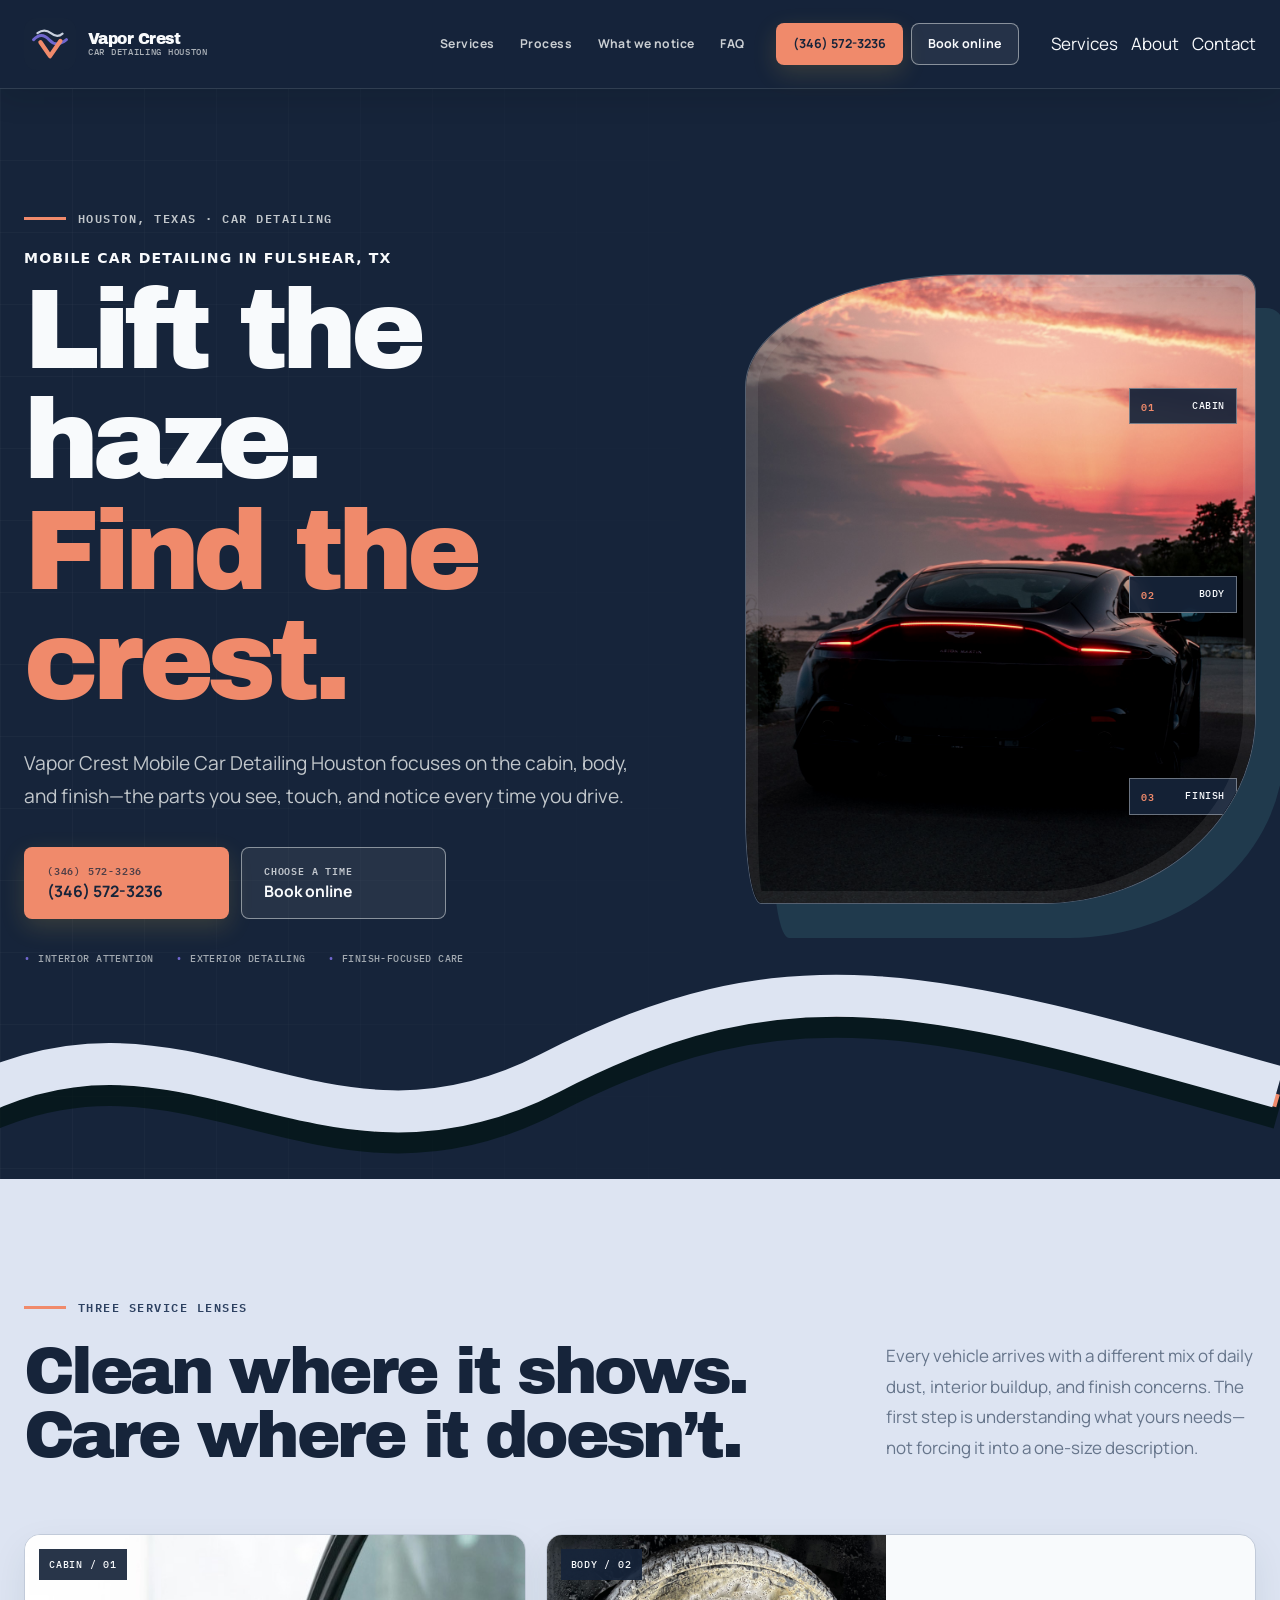
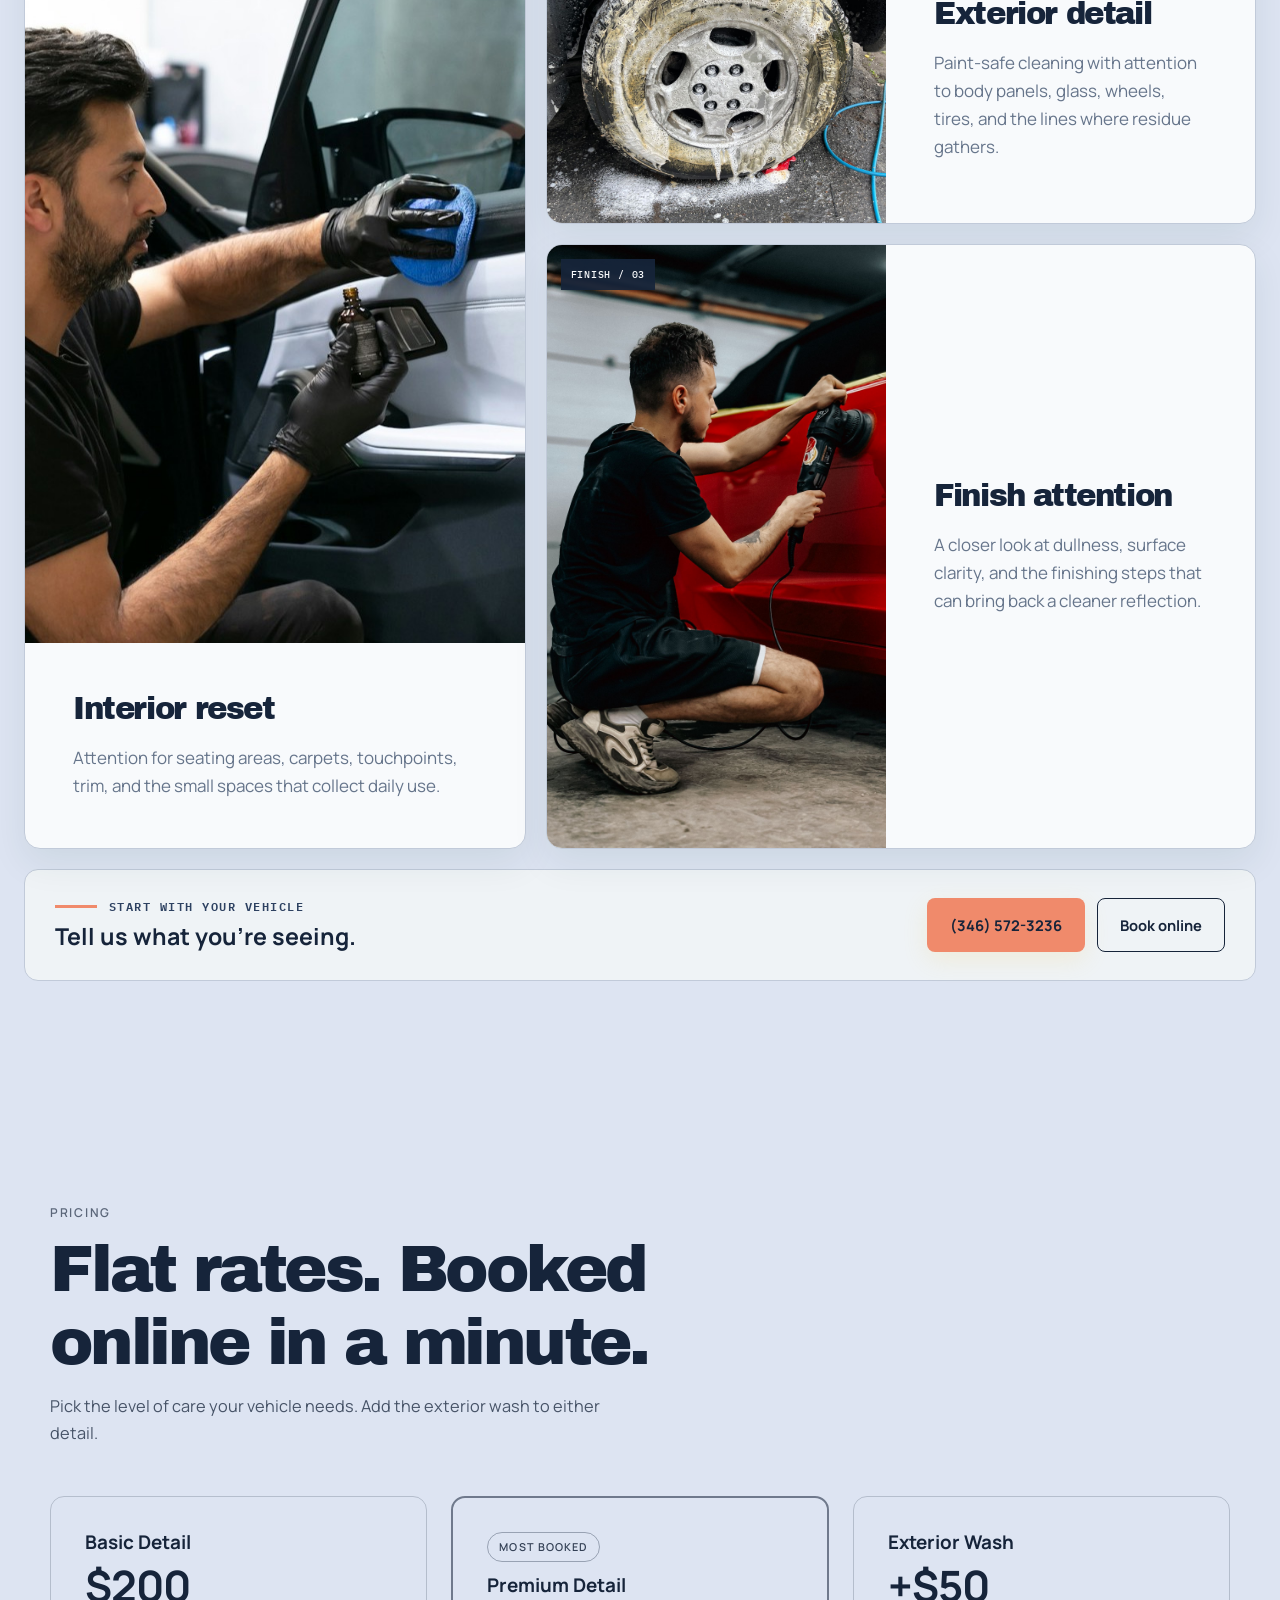
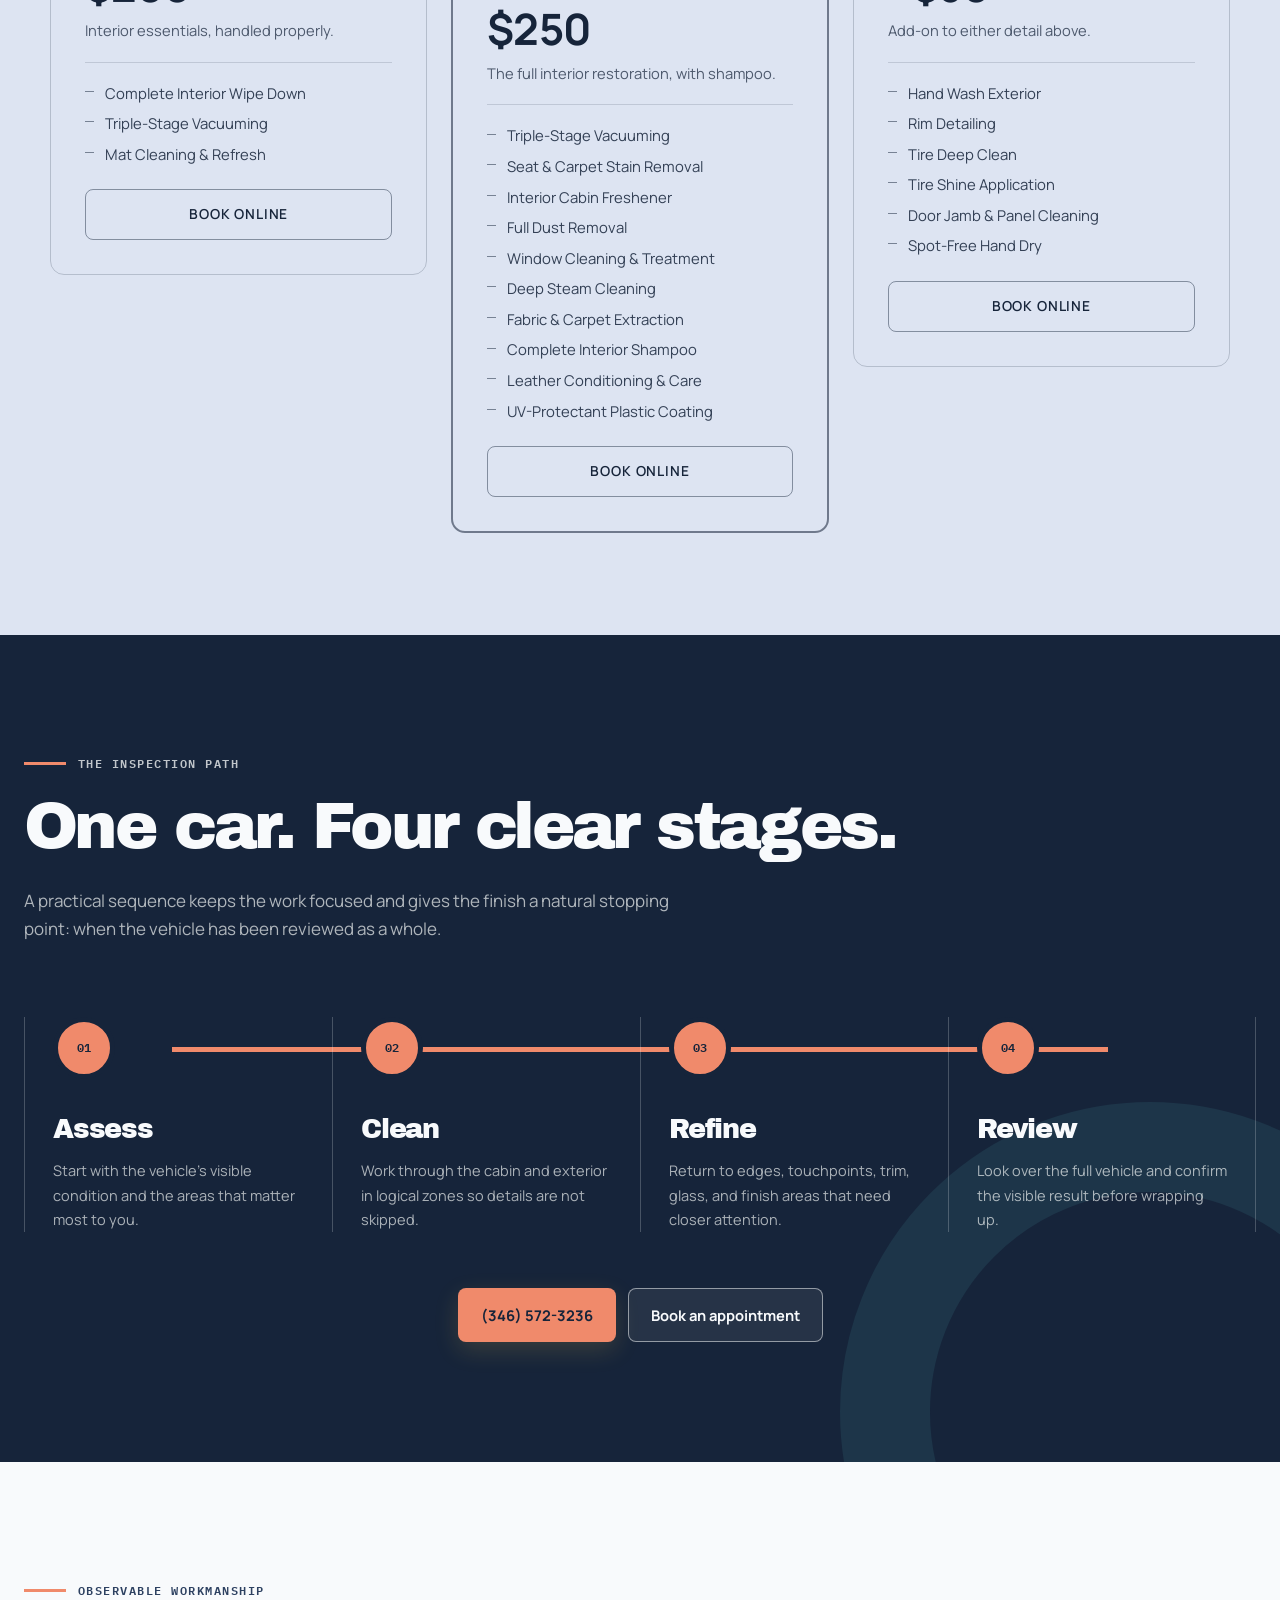
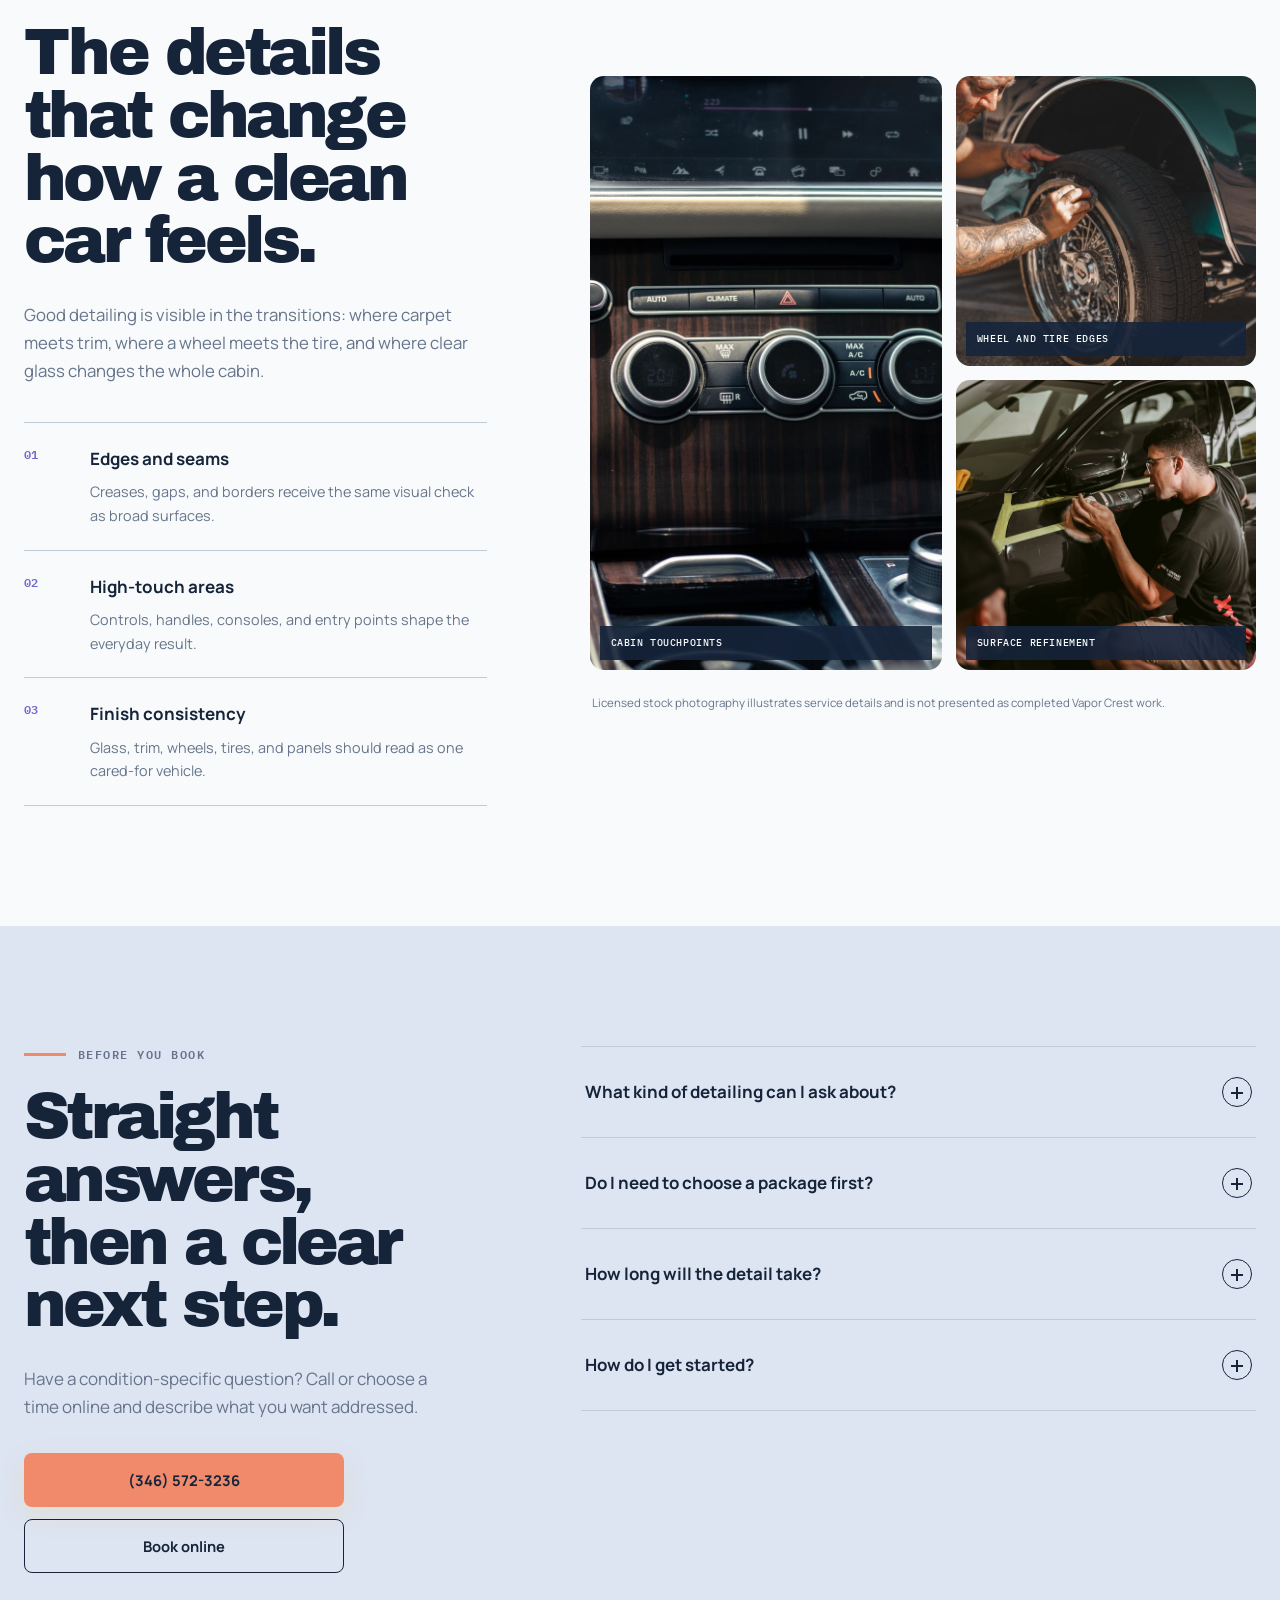
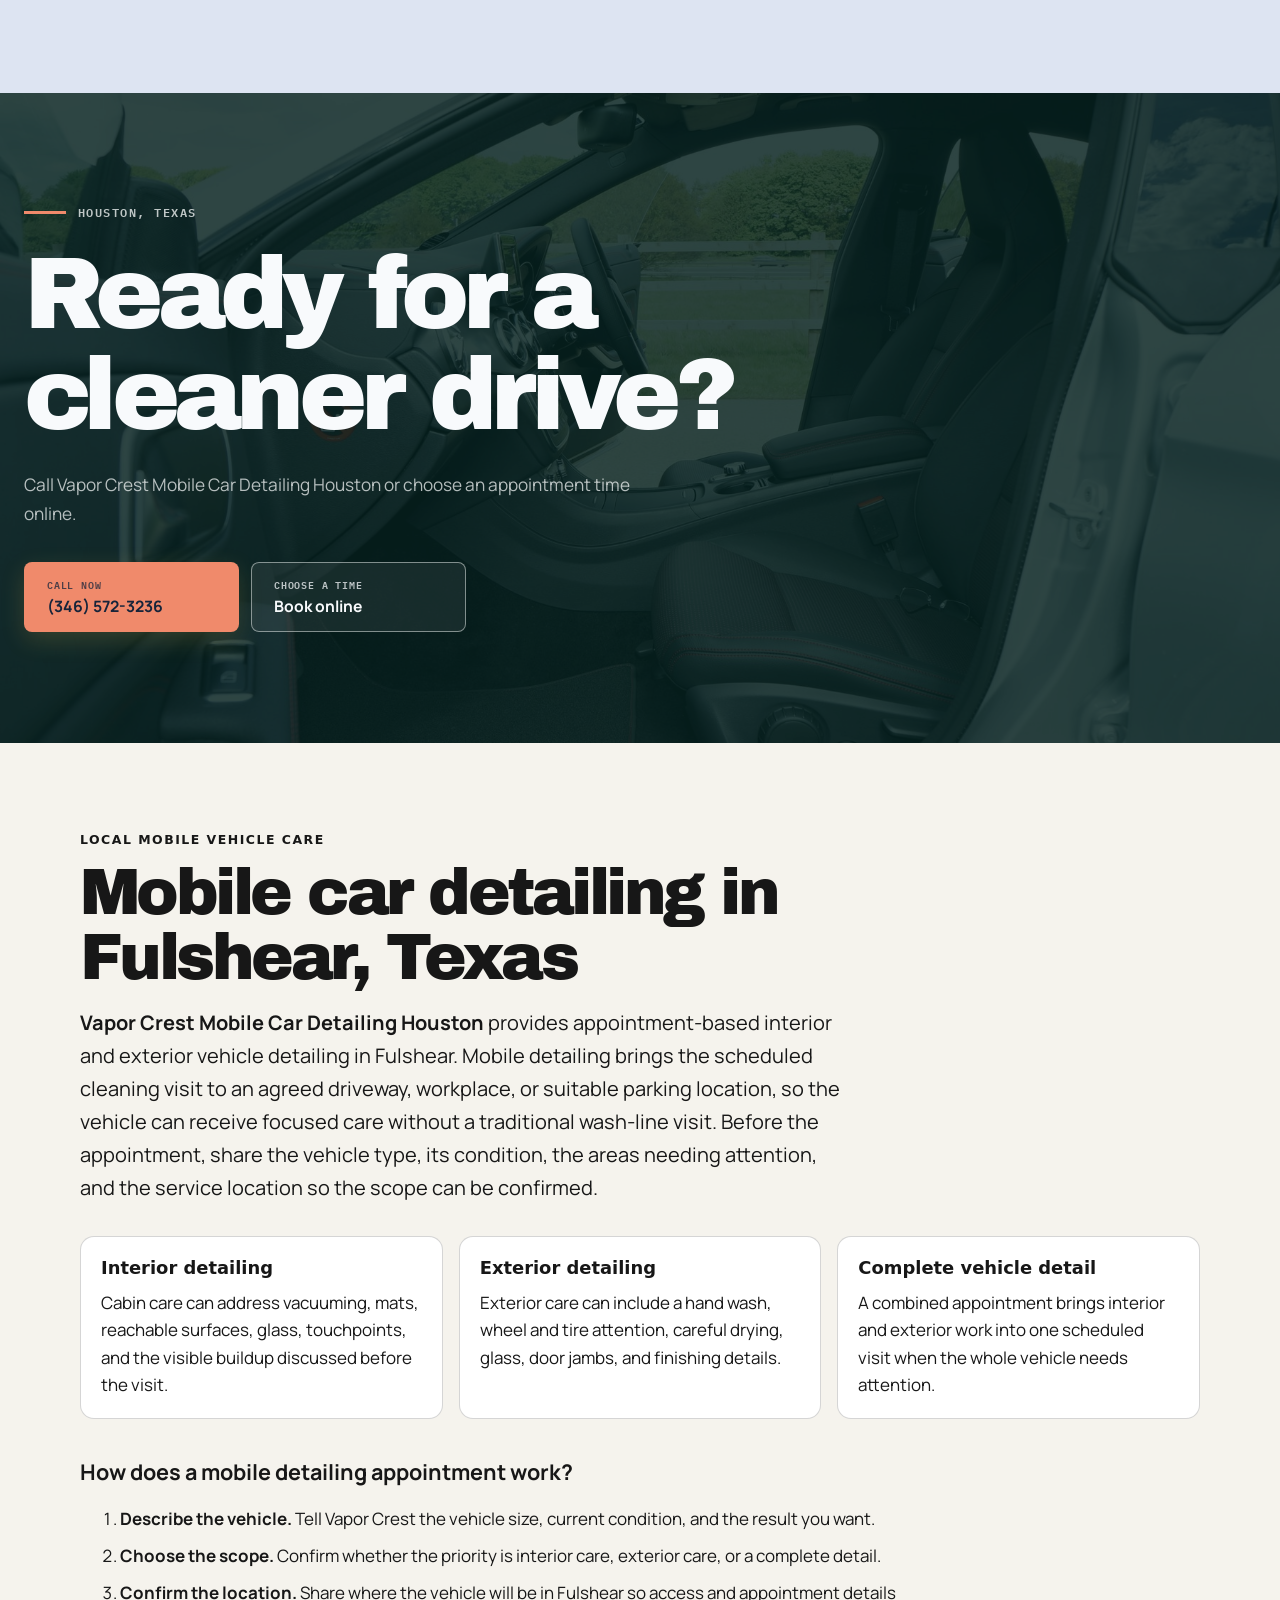
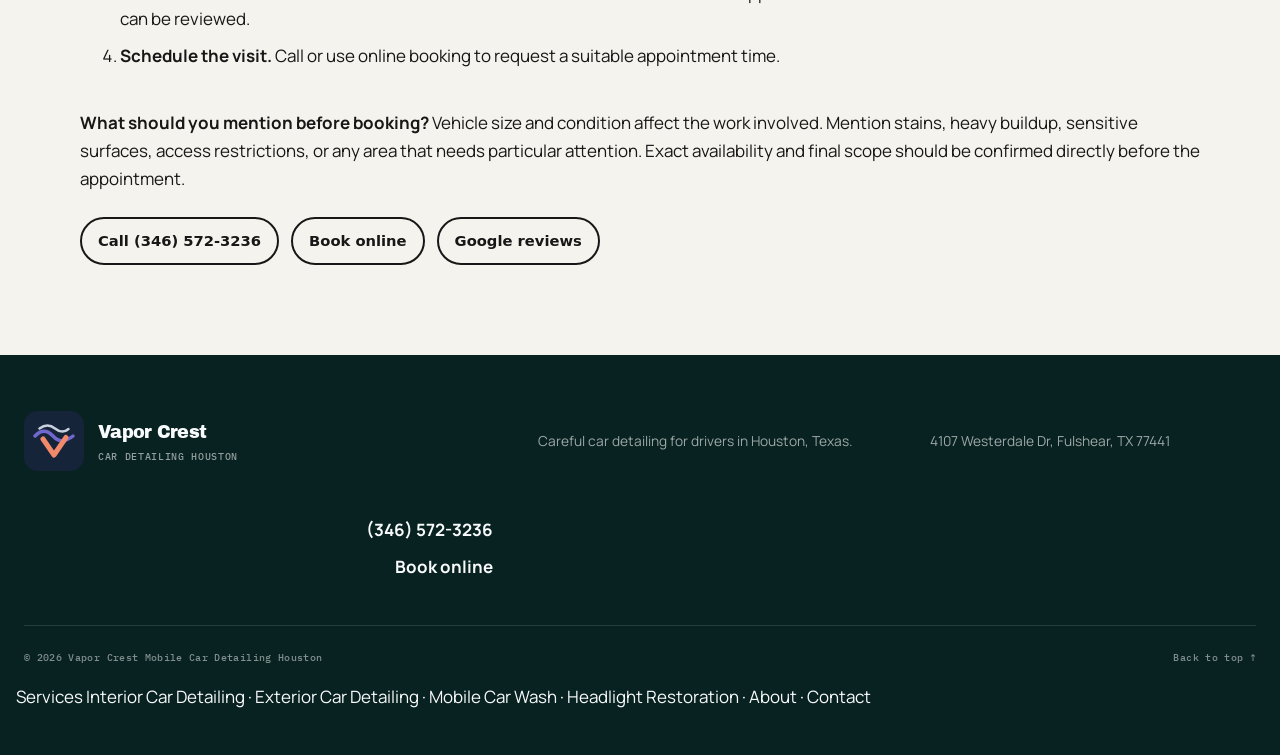
<file: index.html>
<!doctype html>
<html lang="en">
  <head>
    <meta charset="utf-8">
    <meta name="viewport" content="width=device-width, initial-scale=1">
    <title>Mobile Car Detailing in Fulshear, TX | Vapor Crest</title>
    <meta name="theme-color" content="#24152b">
    <link rel="canonical" href="https://fulshearcardetailing.shop/">
    <link rel="icon" href="assets/favicon.svg" type="image/svg+xml">
    <link rel="preload" href="assets/fonts/archivo-black.ttf" as="font" type="font/ttf" crossorigin>
    <link rel="preload" href="assets/hero-foam-car.jpg" as="image">
    <link rel="stylesheet" href="styles.css">
    <script type="application/ld+json">
{
  "@context": "https://schema.org",
  "@type": "AutomotiveBusiness",
  "name": "Vapor Crest Mobile Car Detailing Houston",
  "url": "https://fulshearcardetailing.shop/",
  "telephone": "+1 346-572-3236",
  "address": {
    "@type": "PostalAddress",
    "streetAddress": "4107 Westerdale Dr",
    "addressLocality": "Fulshear",
    "addressRegion": "TX",
    "postalCode": "77441",
    "addressCountry": "US"
  },
  "description": "Careful interior, exterior, and finish-focused car detailing for drivers in Houston, Texas.",
  "areaServed": {
    "@type": "City",
    "name": "Fulshear",
    "containedInPlace": {
      "@type": "State",
      "name": "Texas"
    }
  },
  "knowsAbout": [
    "Car detailing",
    "Interior car detailing",
    "Exterior car detailing",
    "Vehicle finish care"
  ],
  "priceRange": "$200-$250",
  "makesOffer": [
    {
      "@type": "Offer",
      "name": "Basic Detail",
      "price": "200",
      "priceCurrency": "USD",
      "availability": "https://schema.org/InStock",
      "itemOffered": {
        "@type": "Service",
        "name": "Basic Detail",
        "description": "Interior essentials: complete interior wipe down, triple-stage vacuuming, and mat cleaning and refresh."
      }
    },
    {
      "@type": "Offer",
      "name": "Premium Detail",
      "price": "250",
      "priceCurrency": "USD",
      "availability": "https://schema.org/InStock",
      "itemOffered": {
        "@type": "Service",
        "name": "Premium Detail",
        "description": "The full interior restoration, including complete interior shampoo, deep steam cleaning, fabric and carpet extraction, and leather conditioning."
      }
    },
    {
      "@type": "Offer",
      "name": "Exterior Wash",
      "price": "50",
      "priceCurrency": "USD",
      "availability": "https://schema.org/InStock",
      "itemOffered": {
        "@type": "Service",
        "name": "Exterior Wash",
        "description": "Add-on exterior wash: hand wash, rim detailing, tire deep clean and shine, door jamb cleaning, and spot-free hand dry."
      }
    }
  ],
  "@id": "https://fulshearcardetailing.shop/#business",
  "geo": {
    "@type": "GeoCoordinates",
    "latitude": 29.66011923674,
    "longitude": -95.936088434336
  },
  "image": "https://fulshearcardetailing.shop/assets/hero-foam-car.jpg",
  "sameAs": [
    "https://g.page/r/CbskpBU1GV57EBM/review"
  ],
  "contactPoint": {
    "@type": "ContactPoint",
    "telephone": "+1 346-572-3236",
    "contactType": "customer service",
    "areaServed": "US-TX",
    "availableLanguage": "English"
  }
}
    </script>
<!-- SEO-GEO:START -->
  <meta name="description" content="Mobile car detailing in Fulshear, TX from Vapor Crest, with interior cleaning, exterior hand washing, and complete details. Call or book online.">
  <meta name="robots" content="index, follow, max-image-preview:large, max-snippet:-1, max-video-preview:-1">
  <meta property="og:locale" content="en_US">
  <meta property="og:type" content="website">
  <meta property="og:site_name" content="Vapor Crest">
  <meta property="og:title" content="Mobile Car Detailing in Fulshear, TX | Vapor Crest">
  <meta property="og:description" content="Mobile car detailing in Fulshear, TX from Vapor Crest, with interior cleaning, exterior hand washing, and complete details. Call or book online.">
  <meta property="og:url" content="https://fulshearcardetailing.shop/">
  <meta property="og:image" content="https://fulshearcardetailing.shop/assets/hero-foam-car.jpg">
  <meta name="twitter:image" content="https://fulshearcardetailing.shop/assets/hero-foam-car.jpg">
  <meta name="twitter:card" content="summary_large_image">
  <meta name="twitter:title" content="Mobile Car Detailing in Fulshear, TX | Vapor Crest">
  <meta name="twitter:description" content="Mobile car detailing in Fulshear, TX from Vapor Crest, with interior cleaning, exterior hand washing, and complete details. Call or book online.">
  <style id="seo-geo-styles">
    .seo-local-intent { display:block; margin:0 0 .55rem; font:700 clamp(.78rem,1.1vw,.95rem)/1.2 system-ui,sans-serif; letter-spacing:.08em; text-transform:uppercase; }
    .seo-geo-section { background:#f5f3ed; color:#171717; padding:clamp(3.5rem,7vw,6.5rem) clamp(1.25rem,5vw,5rem); }
    .seo-geo-inner { width:min(1120px,100%); margin:0 auto; }
    .seo-geo-kicker { margin:0 0 .75rem; font:700 .78rem/1.2 system-ui,sans-serif; letter-spacing:.12em; text-transform:uppercase; }
    .seo-geo-section h2 { max-width:22ch; margin:0 0 1rem; color:inherit; font-size:clamp(2rem,5vw,4rem); line-height:1.02; }
    .seo-geo-answer { max-width:760px; margin:0 0 2rem; font-size:clamp(1.05rem,2vw,1.25rem); line-height:1.65; }
    .seo-geo-grid { display:grid; grid-template-columns:repeat(3,minmax(0,1fr)); gap:1rem; margin:2rem 0; }
    .seo-geo-card { border:1px solid rgba(23,23,23,.18); border-radius:14px; padding:1.25rem; background:#fff; }
    .seo-geo-card h3 { margin:0 0 .6rem; color:inherit; font:700 1.12rem/1.25 system-ui,sans-serif; }
    .seo-geo-card p { margin:0; line-height:1.6; }
    .seo-geo-steps { max-width:820px; margin:2.5rem 0; }
    .seo-geo-steps li { margin:.65rem 0; line-height:1.55; }
    .seo-geo-actions { display:flex; flex-wrap:wrap; gap:.75rem; margin-top:1.5rem; }
    .seo-geo-action { display:inline-flex; align-items:center; min-height:48px; padding:.75rem 1rem; border:2px solid currentColor; border-radius:999px; color:inherit; font:700 .92rem/1 system-ui,sans-serif; text-decoration:none; }
    @media (max-width:760px) { .seo-geo-grid { grid-template-columns:1fr; } }
  </style>
<!-- SEO-GEO:END -->
  <script id="seo-geo-entity-schema" type="application/ld+json">
{
  "@context": "https://schema.org",
  "@graph": [
    {
      "@type": "WebSite",
      "@id": "https://fulshearcardetailing.shop/#website",
      "url": "https://fulshearcardetailing.shop/",
      "name": "Vapor Crest Mobile Car Detailing Houston",
      "inLanguage": "en-US",
      "publisher": {
        "@id": "https://fulshearcardetailing.shop/#business"
      }
    },
    {
      "@type": "Service",
      "@id": "https://fulshearcardetailing.shop/#mobile-car-detailing",
      "name": "Mobile Car Detailing in Fulshear, Texas",
      "serviceType": "Mobile car detailing",
      "provider": {
        "@id": "https://fulshearcardetailing.shop/#business"
      },
      "areaServed": {
        "@type": "City",
        "name": "Fulshear",
        "containedInPlace": {
          "@type": "State",
          "name": "Texas"
        }
      },
      "url": "https://fulshearcardetailing.shop/#services"
    }
  ]
}
  </script>
<style id="SEO-NEXT-NAV-CSS">.seo-next-nav{display:flex;gap:.8rem;flex-wrap:wrap}.seo-next-footer-nav{padding:1rem}.seo-next-footer-nav a{color:inherit}</style></head>
  <body>
    <a class="skip-link" href="#main-content">Skip to content</a>

    <header class="site-header" data-header>
      <div class="header-inner shell">
        <a class="brand" href="#top" aria-label="Vapor Crest home">
          <img src="assets/logo.svg" width="56" height="56" alt="">
          <span class="brand-copy">
            <strong>Vapor Crest</strong>
            <small>Car Detailing Houston</small>
          </span>
        </a>

        <button class="menu-toggle" type="button" aria-expanded="false" aria-controls="site-nav">
          <span class="menu-toggle-label">Menu</span>
          <span class="menu-icon" aria-hidden="true"><i></i><i></i></span>
        </button>

        <nav class="site-nav" id="site-nav" aria-label="Main navigation">
          <div class="nav-links">
            <a href="#services">Services</a>
            <a href="#process">Process</a>
            <a href="#details">What we notice</a>
            <a href="#questions">FAQ</a>
          </div>
          <div class="nav-actions">
            <a class="button button-call button-small" href="tel:+13465723236" aria-label="Call Vapor Crest at (346) 572-3236">(346) 572-3236</a>
            <a class="button button-book button-small" href="/scheduling">Book online</a>
          </div>
        <!-- SEO-NEXT-NAV:START --><div class="seo-next-nav" aria-label="Expanded site pages"><a href="/services/">Services</a><a href="/about/">About</a><a href="/contact/">Contact</a></div><!-- SEO-NEXT-NAV:END --></nav>
      </div>
    </header>

    <main id="main-content">
      <section class="hero" id="top">
        <div class="hero-grid shell">
          <div class="hero-copy">
            <p class="eyebrow light"><span></span> Houston, Texas · Car detailing</p>
            <h1><span class="seo-local-intent" data-seo-local-intent>Mobile Car Detailing in Fulshear, TX</span>Lift the haze. <em>Find the crest.</em></h1>
            <p class="hero-lede">Vapor Crest Mobile Car Detailing Houston focuses on the cabin, body, and finish—the parts you see, touch, and notice every time you drive.</p>
            <div class="action-pair hero-actions">
              <a class="button button-call" href="tel:+13465723236">
                <span>(346) 572-3236</span>
                <strong>(346) 572-3236</strong>
              </a>
              <a class="button button-book" href="/scheduling">
                <span>Choose a time</span>
                <strong>Book online</strong>
              </a>
            </div>
            <div class="hero-notes" aria-label="Service highlights">
              <span>Interior attention</span>
              <span>Exterior detailing</span>
              <span>Finish-focused care</span>
            </div>
          </div>

          <div class="hero-visual" aria-label="Vehicle finish shown in motion on a Houston road">
            <img src="assets/hero-foam-car.jpg" width="2200" height="3300" alt="A dark vehicle driving along a road at sunset">
            <div class="visual-label label-top"><b>01</b><span>Cabin</span></div>
            <div class="visual-label label-mid"><b>02</b><span>Body</span></div>
            <div class="visual-label label-bottom"><b>03</b><span>Finish</span></div>
          </div>
        </div>

        <svg class="waterline" viewBox="0 0 1600 220" preserveAspectRatio="none" aria-hidden="true">
          <path class="waterline-shadow" d="M-30 152 C260 18 425 238 720 116 S1190 30 1630 130"></path>
          <path class="waterline-sun" d="M-30 140 C260 6 425 226 720 104 S1190 18 1630 118"></path>
          <path class="waterline-glint" d="M-30 126 C260 -8 425 212 720 90 S1190 4 1630 104"></path>
        </svg>
      </section>

      <section class="services section" id="services">
        <div class="shell">
          <div class="section-heading split-heading">
            <div>
              <p class="eyebrow"><span></span> Three service lenses</p>
              <h2>Clean where it shows.<br>Care where it doesn’t.</h2>
            </div>
            <p>Every vehicle arrives with a different mix of daily dust, interior buildup, and finish concerns. The first step is understanding what yours needs—not forcing it into a one-size description.</p>
          </div>

          <div class="service-grid">
            <article class="service-card service-card-tall">
              <div class="service-photo">
                <img src="assets/clean-interior.jpg" width="1800" height="1200" loading="lazy" alt="Clean black vehicle seats and center console">
                <span class="photo-code">CABIN / 01</span>
              </div>
              <div class="service-copy">
                <h3>Interior reset</h3>
                <p>Attention for seating areas, carpets, touchpoints, trim, and the small spaces that collect daily use.</p>
              </div>
            </article>

            <article class="service-card">
              <div class="service-photo">
                <img src="assets/wheel-suds.jpg" width="1800" height="1200" loading="lazy" alt="A wheel being cleaned by hand with soap suds">
                <span class="photo-code">BODY / 02</span>
              </div>
              <div class="service-copy">
                <h3>Exterior detail</h3>
                <p>Paint-safe cleaning with attention to body panels, glass, wheels, tires, and the lines where residue gathers.</p>
              </div>
            </article>

            <article class="service-card service-card-wide">
              <div class="service-photo">
                <img src="assets/polish-closeup.jpg" width="1800" height="1200" loading="lazy" alt="A polishing machine moving across a dark vehicle panel">
                <span class="photo-code">FINISH / 03</span>
              </div>
              <div class="service-copy">
                <h3>Finish attention</h3>
                <p>A closer look at dullness, surface clarity, and the finishing steps that can bring back a cleaner reflection.</p>
              </div>
            </article>
          </div>

          <div class="service-contact contact-strip">
            <div>
              <p class="eyebrow"><span></span> Start with your vehicle</p>
              <h3>Tell us what you’re seeing.</h3>
            </div>
            <div class="action-pair compact-actions">
              <a class="button button-call" href="tel:+13465723236">(346) 572-3236</a>
              <a class="button button-book dark-book" href="/scheduling">Book online</a>
            </div>
          </div>
        </div>
      </section>

    <section class="rates" id="pricing" aria-labelledby="pricing-title">
      <div class="rates-shell">
        <div class="rates-head">
          <p class="rates-eyebrow">Pricing</p>
          <h2 id="pricing-title">Flat rates. Booked online in a minute.</h2>
          <p class="rates-intro">Pick the level of care your vehicle needs. Add the exterior wash to either detail.</p>
        </div>

        <div class="rate-grid">
          <article class="rate-card">
            <h3>Basic Detail</h3>
            <p class="rate-figure">$200</p>
            <p class="rate-note">Interior essentials, handled properly.</p>
            <ul class="rate-list">
              <li>Complete Interior Wipe Down</li>
              <li>Triple-Stage Vacuuming</li>
              <li>Mat Cleaning &amp; Refresh</li>
            </ul>
            <a class="rate-cta" href="/scheduling" target="_blank" rel="noopener">Book Online</a>
          </article>
          <article class="rate-card rate-card-featured">
            <span class="rate-badge">Most booked</span>
            <h3>Premium Detail</h3>
            <p class="rate-figure">$250</p>
            <p class="rate-note">The full interior restoration, with shampoo.</p>
            <ul class="rate-list">
              <li>Triple-Stage Vacuuming</li>
              <li>Seat &amp; Carpet Stain Removal</li>
              <li>Interior Cabin Freshener</li>
              <li>Full Dust Removal</li>
              <li>Window Cleaning &amp; Treatment</li>
              <li>Deep Steam Cleaning</li>
              <li>Fabric &amp; Carpet Extraction</li>
              <li>Complete Interior Shampoo</li>
              <li>Leather Conditioning &amp; Care</li>
              <li>UV-Protectant Plastic Coating</li>
            </ul>
            <a class="rate-cta" href="/scheduling" target="_blank" rel="noopener">Book Online</a>
          </article>
          <article class="rate-card">
            <h3>Exterior Wash</h3>
            <p class="rate-figure">+$50</p>
            <p class="rate-note">Add-on to either detail above.</p>
            <ul class="rate-list">
              <li>Hand Wash Exterior</li>
              <li>Rim Detailing</li>
              <li>Tire Deep Clean</li>
              <li>Tire Shine Application</li>
              <li>Door Jamb &amp; Panel Cleaning</li>
              <li>Spot-Free Hand Dry</li>
            </ul>
            <a class="rate-cta" href="/scheduling" target="_blank" rel="noopener">Book Online</a>
          </article>
        </div>
      </div>
    </section>


      <section class="process section" id="process">
        <div class="shell">
          <div class="process-intro">
            <p class="eyebrow light"><span></span> The inspection path</p>
            <h2>One car. Four clear stages.</h2>
            <p>A practical sequence keeps the work focused and gives the finish a natural stopping point: when the vehicle has been reviewed as a whole.</p>
          </div>

          <ol class="process-track">
            <li>
              <span class="step-number">01</span>
              <div><h3>Assess</h3><p>Start with the vehicle’s visible condition and the areas that matter most to you.</p></div>
            </li>
            <li>
              <span class="step-number">02</span>
              <div><h3>Clean</h3><p>Work through the cabin and exterior in logical zones so details are not skipped.</p></div>
            </li>
            <li>
              <span class="step-number">03</span>
              <div><h3>Refine</h3><p>Return to edges, touchpoints, trim, glass, and finish areas that need closer attention.</p></div>
            </li>
            <li>
              <span class="step-number">04</span>
              <div><h3>Review</h3><p>Look over the full vehicle and confirm the visible result before wrapping up.</p></div>
            </li>
          </ol>

          <div class="process-actions action-pair">
            <a class="button button-call" href="tel:+13465723236">(346) 572-3236</a>
            <a class="button button-book button-book-light" href="/scheduling">Book an appointment</a>
          </div>
        </div>
      </section>

      <section class="details section" id="details">
        <div class="shell details-grid">
          <div class="details-copy">
            <p class="eyebrow"><span></span> Observable workmanship</p>
            <h2>The details that change how a clean car feels.</h2>
            <p class="details-lede">Good detailing is visible in the transitions: where carpet meets trim, where a wheel meets the tire, and where clear glass changes the whole cabin.</p>
            <ul class="inspection-list">
              <li><span>01</span><div><strong>Edges and seams</strong><p>Creases, gaps, and borders receive the same visual check as broad surfaces.</p></div></li>
              <li><span>02</span><div><strong>High-touch areas</strong><p>Controls, handles, consoles, and entry points shape the everyday result.</p></div></li>
              <li><span>03</span><div><strong>Finish consistency</strong><p>Glass, trim, wheels, tires, and panels should read as one cared-for vehicle.</p></div></li>
            </ul>
          </div>

          <div class="detail-gallery" aria-label="Car detailing service illustrations">
            <figure class="gallery-main">
              <img src="assets/dashboard-detail.jpg" width="1800" height="1200" loading="lazy" alt="Close view of a vehicle dashboard and steering wheel">
              <figcaption>Cabin touchpoints</figcaption>
            </figure>
            <figure>
              <img src="assets/wheel-detail.jpg" width="1800" height="1200" loading="lazy" alt="A vehicle wheel being cleaned with detailing tools">
              <figcaption>Wheel and tire edges</figcaption>
            </figure>
            <figure>
              <img src="assets/polishing-work.jpg" width="1800" height="1200" loading="lazy" alt="A detailer polishing the side panel of a vehicle">
              <figcaption>Surface refinement</figcaption>
            </figure>
            <p class="stock-note">Licensed stock photography illustrates service details and is not presented as completed Vapor Crest work.</p>
          </div>
        </div>
      </section>

      <section class="questions section" id="questions">
        <div class="shell questions-grid">
          <div class="questions-intro">
            <p class="eyebrow"><span></span> Before you book</p>
            <h2>Straight answers, then a clear next step.</h2>
            <p>Have a condition-specific question? Call or choose a time online and describe what you want addressed.</p>
            <div class="action-pair stacked-actions">
              <a class="button button-call" href="tel:+13465723236">(346) 572-3236</a>
              <a class="button button-book dark-book" href="/scheduling">Book online</a>
            </div>
          </div>

          <div class="faq-list">
            <details>
              <summary>What kind of detailing can I ask about?<span aria-hidden="true"></span></summary>
              <p>Ask about interior cleaning, exterior detailing, wheel and tire attention, or finish-focused care. Vehicle condition varies, so confirm the right scope when you call or book.</p>
            </details>
            <details>
              <summary>Do I need to choose a package first?<span aria-hidden="true"></span></summary>
              <p>No. Start with what you notice about the vehicle and what you want improved. The appropriate service scope can be discussed from there.</p>
            </details>
            <details>
              <summary>How long will the detail take?<span aria-hidden="true"></span></summary>
              <p>Timing depends on vehicle size, condition, and the agreed scope. Ask about timing for your specific vehicle when you call or book online.</p>
            </details>
            <details>
              <summary>How do I get started?<span aria-hidden="true"></span></summary>
              <p>Call Vapor Crest at (346) 572-3236 or use the online appointment link. Both paths let you start with your vehicle and what it needs.</p>
            </details>
          </div>
        </div>
      </section>

      <section class="final-cta" id="contact">
        <div class="final-photo" aria-hidden="true">
          <img src="assets/interior-finish.jpg" width="1800" height="1196" loading="lazy" alt="">
        </div>
        <div class="shell final-inner">
          <p class="eyebrow light"><span></span> Houston, Texas</p>
          <h2>Ready for a cleaner drive?</h2>
          <p>Call Vapor Crest Mobile Car Detailing Houston or choose an appointment time online.</p>
          <div class="action-pair final-actions">
            <a class="button button-call" href="tel:+13465723236"><span>Call now</span><strong>(346) 572-3236</strong></a>
            <a class="button button-book" href="/scheduling"><span>Choose a time</span><strong>Book online</strong></a>
          </div>
        </div>
      </section>
    <!-- SEO-GEO-LOCAL:START -->
    <section class="seo-geo-section" id="local-detailing" aria-labelledby="local-detailing-title">
      <div class="seo-geo-inner">
        <p class="seo-geo-kicker">Local mobile vehicle care</p>
        <h2 id="local-detailing-title">Mobile car detailing in Fulshear, Texas</h2>
        <p class="seo-geo-answer"><strong>Vapor Crest Mobile Car Detailing Houston</strong> provides appointment-based interior and exterior vehicle detailing in Fulshear. Mobile detailing brings the scheduled cleaning visit to an agreed driveway, workplace, or suitable parking location, so the vehicle can receive focused care without a traditional wash-line visit. Before the appointment, share the vehicle type, its condition, the areas needing attention, and the service location so the scope can be confirmed.</p>

        <div class="seo-geo-grid" aria-label="Available detailing options">
          <article class="seo-geo-card">
            <h3>Interior detailing</h3>
            <p>Cabin care can address vacuuming, mats, reachable surfaces, glass, touchpoints, and the visible buildup discussed before the visit.</p>
          </article>
          <article class="seo-geo-card">
            <h3>Exterior detailing</h3>
            <p>Exterior care can include a hand wash, wheel and tire attention, careful drying, glass, door jambs, and finishing details.</p>
          </article>
          <article class="seo-geo-card">
            <h3>Complete vehicle detail</h3>
            <p>A combined appointment brings interior and exterior work into one scheduled visit when the whole vehicle needs attention.</p>
          </article>
        </div>

        <div class="seo-geo-steps">
          <h3>How does a mobile detailing appointment work?</h3>
          <ol>
            <li><strong>Describe the vehicle.</strong> Tell Vapor Crest the vehicle size, current condition, and the result you want.</li>
            <li><strong>Choose the scope.</strong> Confirm whether the priority is interior care, exterior care, or a complete detail.</li>
            <li><strong>Confirm the location.</strong> Share where the vehicle will be in Fulshear so access and appointment details can be reviewed.</li>
            <li><strong>Schedule the visit.</strong> Call or use online booking to request a suitable appointment time.</li>
          </ol>
        </div>

        <p><strong>What should you mention before booking?</strong> Vehicle size and condition affect the work involved. Mention stains, heavy buildup, sensitive surfaces, access restrictions, or any area that needs particular attention. Exact availability and final scope should be confirmed directly before the appointment.</p>
        <div class="seo-geo-actions">
          <a class="seo-geo-action" href="tel:+13465723236">Call (346) 572-3236</a>
          <a class="seo-geo-action" href="/scheduling" target="_blank" rel="noopener">Book online</a>
          <a class="seo-geo-action" href="https://g.page/r/CbskpBU1GV57EBM/review" target="_blank" rel="noopener">Google reviews</a>
        </div>
      </div>
    </section>
<!-- SEO-GEO-LOCAL:END -->
  </main>

    <footer class="site-footer">
      <div class="shell footer-grid">
        <div class="footer-brand">
          <img src="assets/logo.svg" width="64" height="64" alt="">
          <div><strong>Vapor Crest</strong><span>Car Detailing Houston</span></div>
        </div>
        <p>Careful car detailing for drivers in Houston, Texas.</p>
        <p class="footer-address">4107 Westerdale Dr, Fulshear, TX 77441</p>
        <div class="footer-actions">
          <a href="tel:+13465723236">(346) 572-3236</a>
          <a href="/scheduling">Book online</a>
        </div>
      </div>
      <div class="shell footer-bottom">
        <span>© <span data-year>2026</span> Vapor Crest Mobile Car Detailing Houston</span>
        <a href="#top">Back to top ↑</a>
      </div>
    <!-- SEO-NEXT-NAV:START --><nav class="seo-next-footer-nav" aria-label="Expanded footer navigation"><a href="/services/">Services</a> <!-- SEO-FOOTER-SERVICES:START --><a href="/services/interior-car-detailing/">Interior Car Detailing</a> · <a href="/services/exterior-car-detailing/">Exterior Car Detailing</a> · <a href="/services/mobile-car-wash/">Mobile Car Wash</a> · <a href="/services/headlight-restoration/">Headlight Restoration</a><!-- SEO-FOOTER-SERVICES:END --> · <a href="/about/">About</a> · <a href="/contact/">Contact</a></nav><!-- SEO-NEXT-NAV:END --></footer>

    <div class="mobile-sticky" aria-label="Contact options">
      <a class="sticky-call" href="tel:+13465723236"><span>Call</span><strong>(346) 572-3236</strong></a>
      <a class="sticky-book" href="/scheduling"><span>Book</span><strong>Online</strong></a>
    </div>

    <script src="script.js" defer></script>
  </body>
</html>
</file>
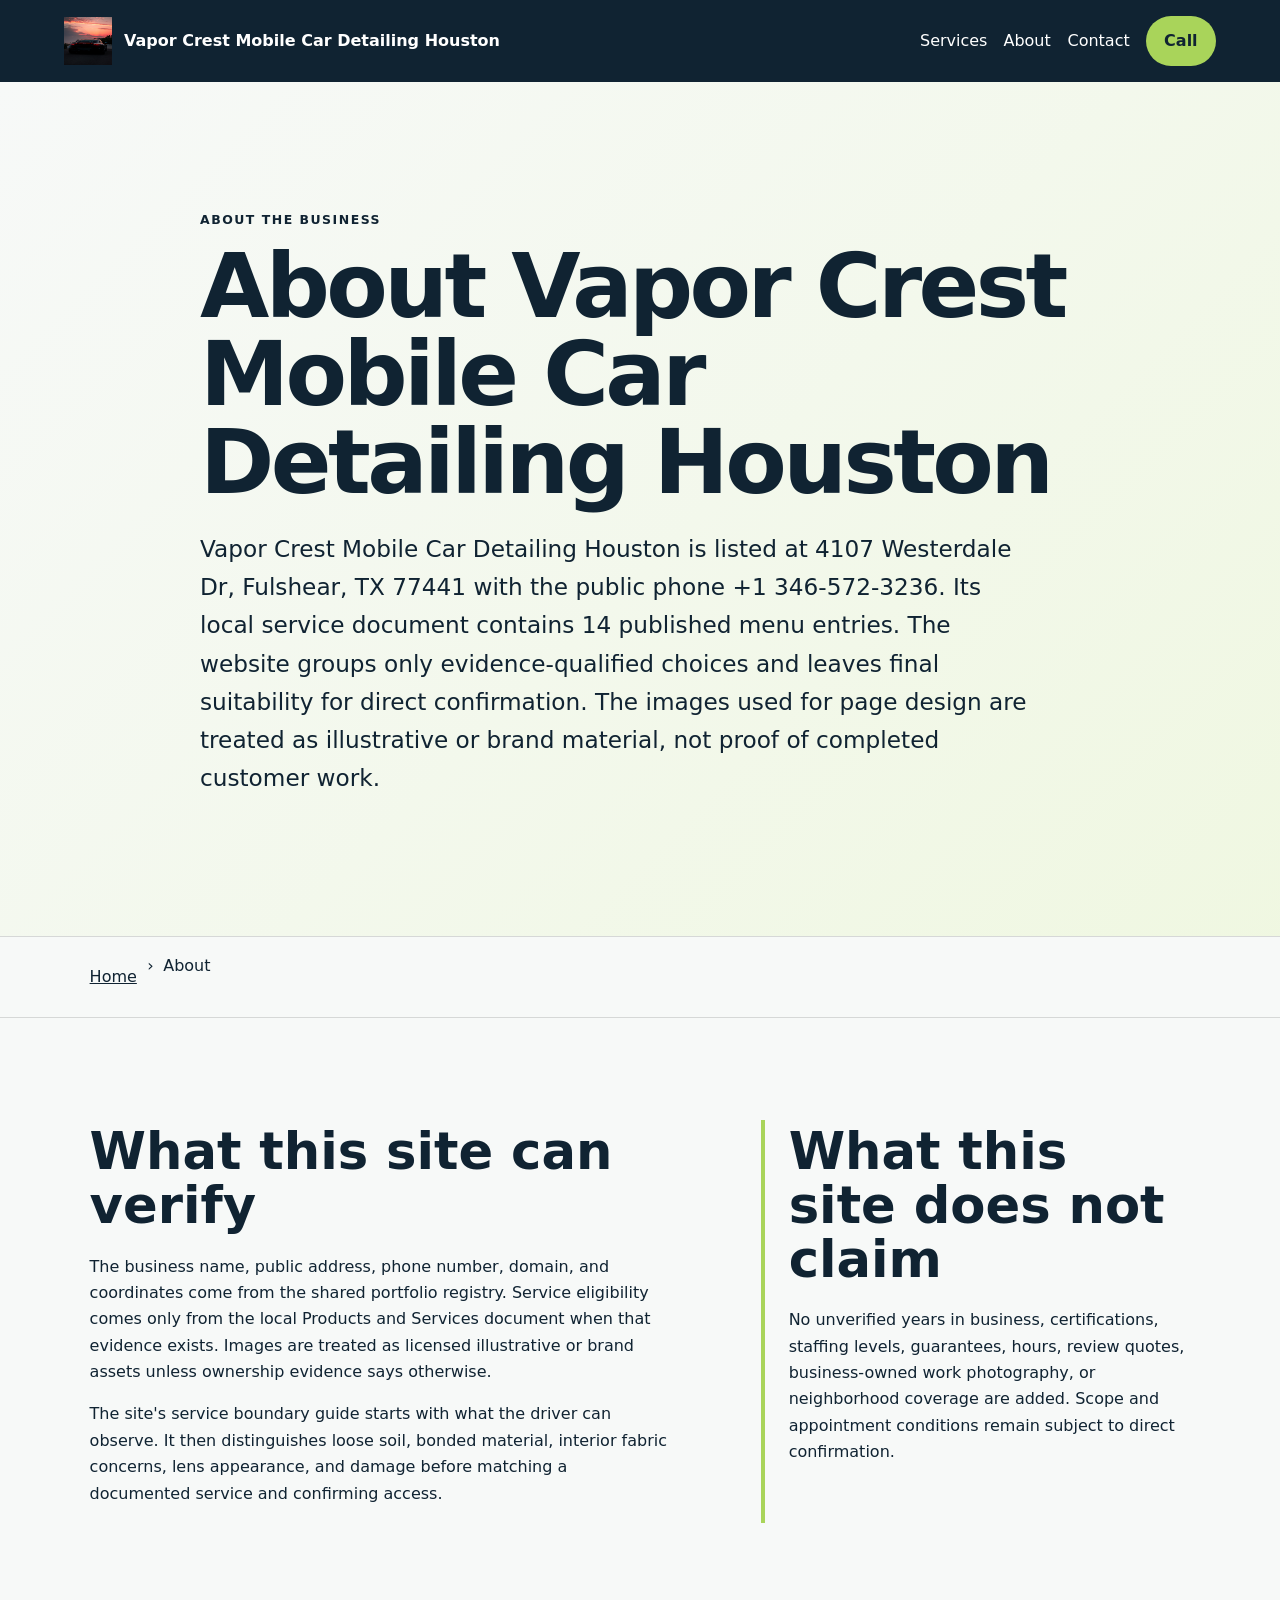
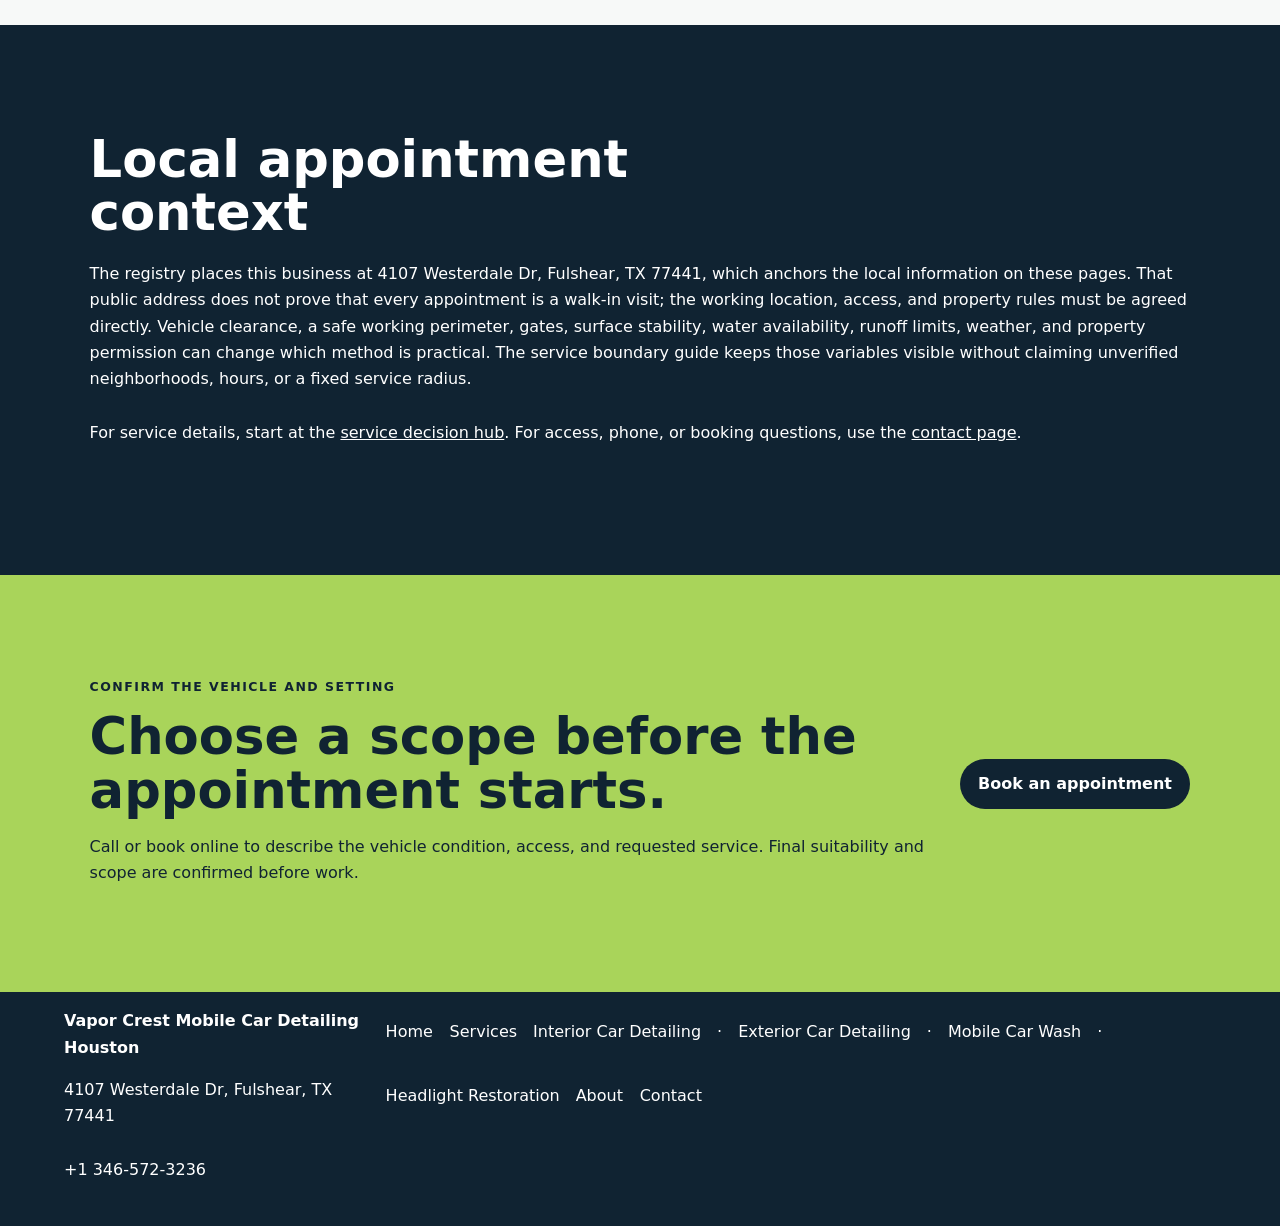
<file: about/index.html>
<!doctype html>
<html lang="en"><head>
  <meta charset="utf-8"><meta name="viewport" content="width=device-width,initial-scale=1">
  <title>About Vapor Crest Mobile Car Detailing Houston | Fulshear, TX</title>
  <meta name="description" content="Verified identity, evidence boundaries, and appointment-planning approach for Vapor Crest Mobile Car Detailing Houston in Fulshear, TX.">
  <meta name="robots" content="index, follow, max-image-preview:large, max-snippet:-1">
  <link rel="canonical" href="https://fulshearcardetailing.shop/about/">
  <meta property="og:type" content="website"><meta property="og:title" content="About Vapor Crest Mobile Car Detailing Houston | Fulshear, TX">
  <meta property="og:description" content="Verified identity, evidence boundaries, and appointment-planning approach for Vapor Crest Mobile Car Detailing Houston in Fulshear, TX."><meta property="og:url" content="https://fulshearcardetailing.shop/about/">
  <meta property="og:image" content="https://fulshearcardetailing.shop/assets/hero-foam-car.jpg"><meta name="twitter:card" content="summary_large_image">
  <link rel="icon" href="/assets/favicon.svg"><link rel="stylesheet" href="/seo-pages.css"><script type="application/ld+json">{
  "@context": "https://schema.org",
  "@graph": [
    {
      "@type": "BreadcrumbList",
      "@id": "https://fulshearcardetailing.shop/about/#breadcrumb",
      "itemListElement": [
        {
          "@type": "ListItem",
          "position": 1,
          "name": "Home",
          "item": "https://fulshearcardetailing.shop/"
        },
        {
          "@type": "ListItem",
          "position": 2,
          "name": "About Vapor Crest Mobile Car Detailing Houston | Fulshear, TX",
          "item": "https://fulshearcardetailing.shop/about/"
        }
      ]
    },
    {
      "@type": "WebPage",
      "@id": "https://fulshearcardetailing.shop/about/#webpage",
      "url": "https://fulshearcardetailing.shop/about/",
      "name": "About Vapor Crest Mobile Car Detailing Houston | Fulshear, TX",
      "description": "Verified identity, evidence boundaries, and appointment-planning approach for Vapor Crest Mobile Car Detailing Houston in Fulshear, TX.",
      "breadcrumb": {
        "@id": "https://fulshearcardetailing.shop/about/#breadcrumb"
      },
      "isPartOf": {
        "@id": "https://fulshearcardetailing.shop/#website"
      },
      "about": {
        "@id": "https://fulshearcardetailing.shop/#business"
      }
    },
    {
      "@type": "ImageObject",
      "@id": "https://fulshearcardetailing.shop/about/#primaryimage",
      "contentUrl": "https://fulshearcardetailing.shop/assets/hero-foam-car.jpg",
      "caption": "Illustrative detailing artwork for Vapor Crest Mobile Car Detailing Houston",
      "representativeOfPage": true
    }
  ]
}</script>
</head><body style="--pilot-accent:#a9d45a;--pilot-dark:#102332;--pilot-paper:#f7f9f8">
<a class="skip-link" href="#content">Skip to content</a>
<header class="pilot-header"><a class="pilot-brand" href="/"><img src="/assets/hero-foam-car.jpg" width="48" height="48" alt=""><span>Vapor Crest Mobile Car Detailing Houston</span></a>
<nav aria-label="Primary navigation"><a href="/services/">Services</a><a href="/about/">About</a><a href="/contact/">Contact</a><a class="pilot-call" href="tel:+13465723236">Call</a></nav></header>
<main id="content"><section class="pilot-hero text-only"><div><p class="eyebrow">About the business</p><h1>About Vapor Crest Mobile Car Detailing Houston</h1><p class="pilot-answer">Vapor Crest Mobile Car Detailing Houston is listed at 4107 Westerdale Dr, Fulshear, TX 77441 with the public phone +1 346-572-3236. Its local service document contains 14 published menu entries. The website groups only evidence-qualified choices and leaves final suitability for direct confirmation. The images used for page design are treated as illustrative or brand material, not proof of completed customer work.</p></div></section><nav class="breadcrumbs" aria-label="Breadcrumb"><a href="/">Home</a><span>›</span><span>About</span></nav>
<section class="pilot-section pilot-grid"><div><h2>What this site can verify</h2><p>The business name, public address, phone number, domain, and coordinates come from the shared portfolio registry. Service eligibility comes only from the local Products and Services document when that evidence exists. Images are treated as licensed illustrative or brand assets unless ownership evidence says otherwise.</p><p>The site&#x27;s service boundary guide starts with what the driver can observe. It then distinguishes loose soil, bonded material, interior fabric concerns, lens appearance, and damage before matching a documented service and confirming access.</p></div><aside><h2>What this site does not claim</h2><p>No unverified years in business, certifications, staffing levels, guarantees, hours, review quotes, business-owned work photography, or neighborhood coverage are added. Scope and appointment conditions remain subject to direct confirmation.</p></aside></section>
<section class="pilot-section tone"><h2>Local appointment context</h2><p>The registry places this business at 4107 Westerdale Dr, Fulshear, TX 77441, which anchors the local information on these pages. That public address does not prove that every appointment is a walk-in visit; the working location, access, and property rules must be agreed directly. Vehicle clearance, a safe working perimeter, gates, surface stability, water availability, runoff limits, weather, and property permission can change which method is practical. The service boundary guide keeps those variables visible without claiming unverified neighborhoods, hours, or a fixed service radius.</p><p>For service details, start at the <a href="/services/">service decision hub</a>. For access, phone, or booking questions, use the <a href="/contact/">contact page</a>.</p></section>
<section class="pilot-cta"><div><p class="eyebrow">Confirm the vehicle and setting</p><h2>Choose a scope before the appointment starts.</h2><p>Call or book online to describe the vehicle condition, access, and requested service. Final suitability and scope are confirmed before work.</p></div><a class="pilot-button" href="/scheduling">Book an appointment</a></section>
</main><footer class="pilot-footer"><div><strong>Vapor Crest Mobile Car Detailing Houston</strong><p>4107 Westerdale Dr, Fulshear, TX 77441</p><p><a href="tel:+13465723236">+1 346-572-3236</a></p></div><nav aria-label="Footer navigation"><a href="/">Home</a><a href="/services/">Services</a> <!-- SEO-FOOTER-SERVICES:START --><a href="/services/interior-car-detailing/">Interior Car Detailing</a> · <a href="/services/exterior-car-detailing/">Exterior Car Detailing</a> · <a href="/services/mobile-car-wash/">Mobile Car Wash</a> · <a href="/services/headlight-restoration/">Headlight Restoration</a><!-- SEO-FOOTER-SERVICES:END --><a href="/about/">About</a><a href="/contact/">Contact</a></nav></footer>
</body></html>
</file>
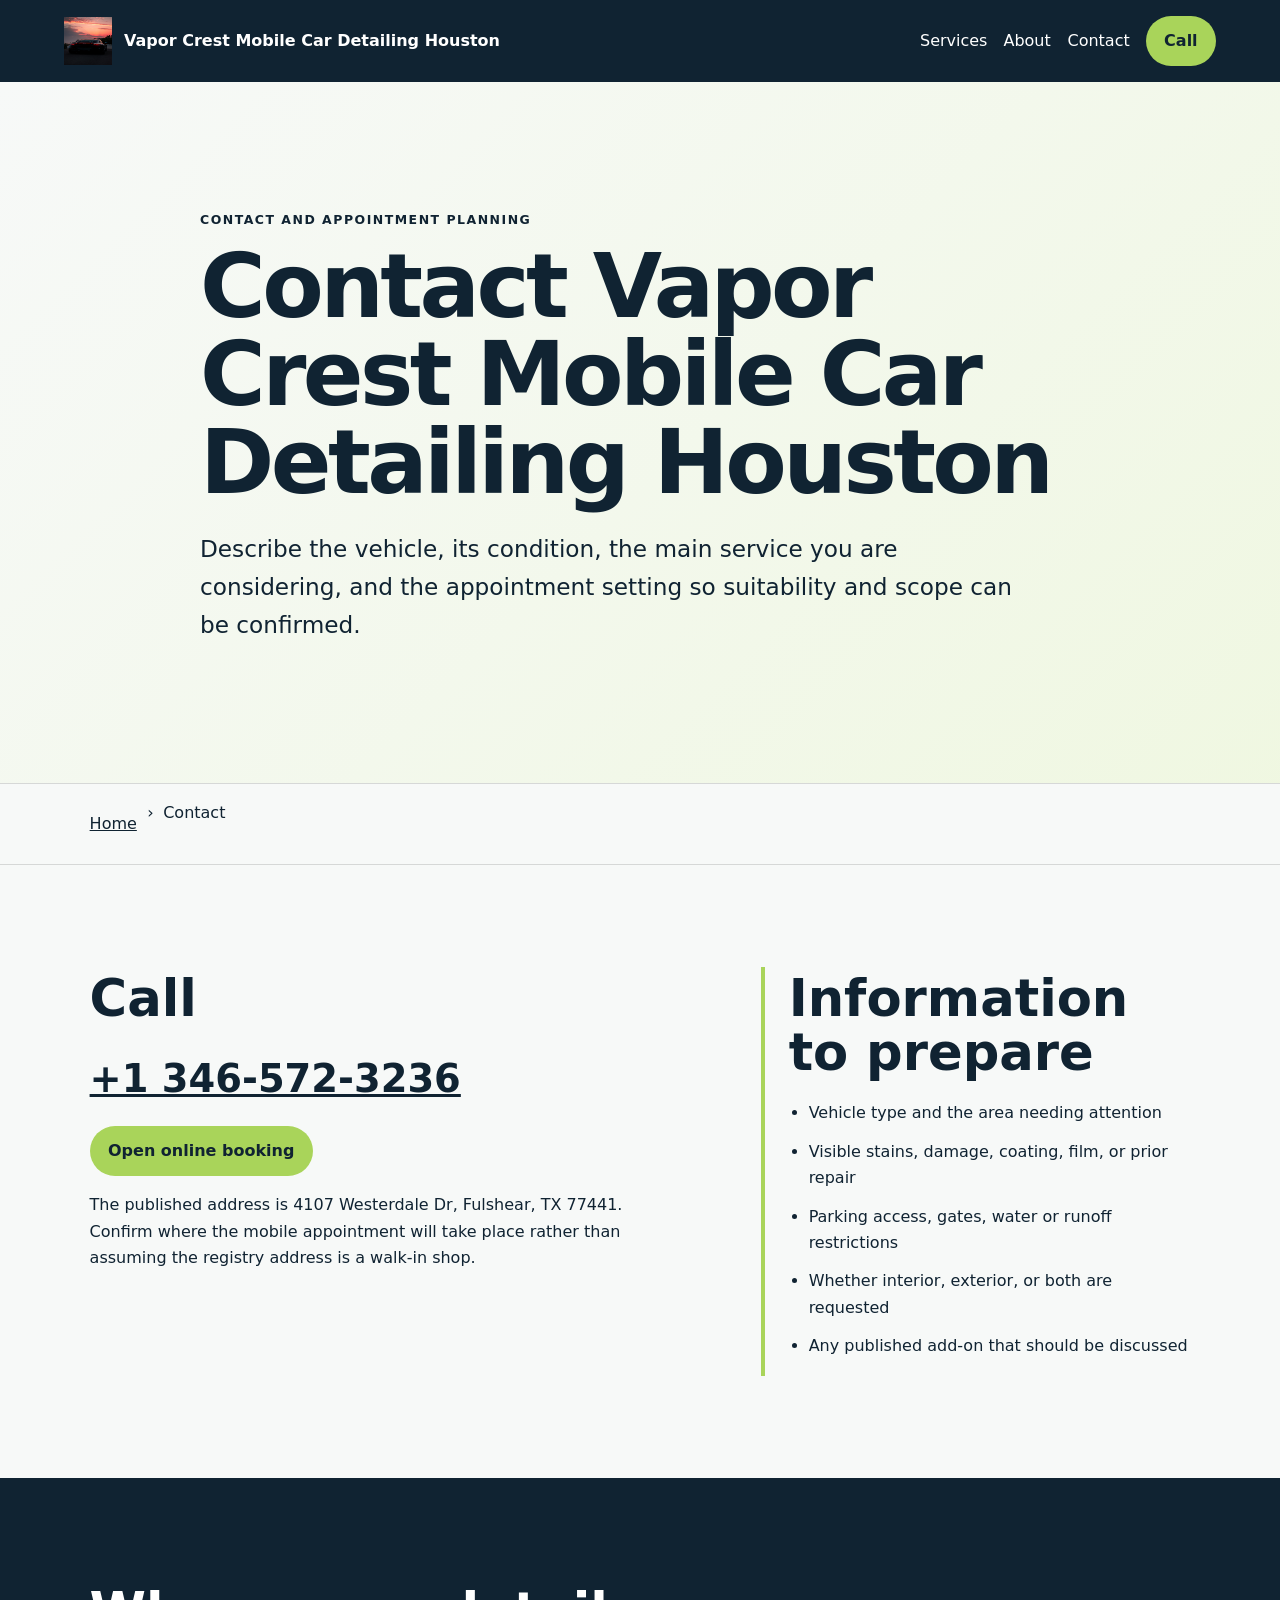
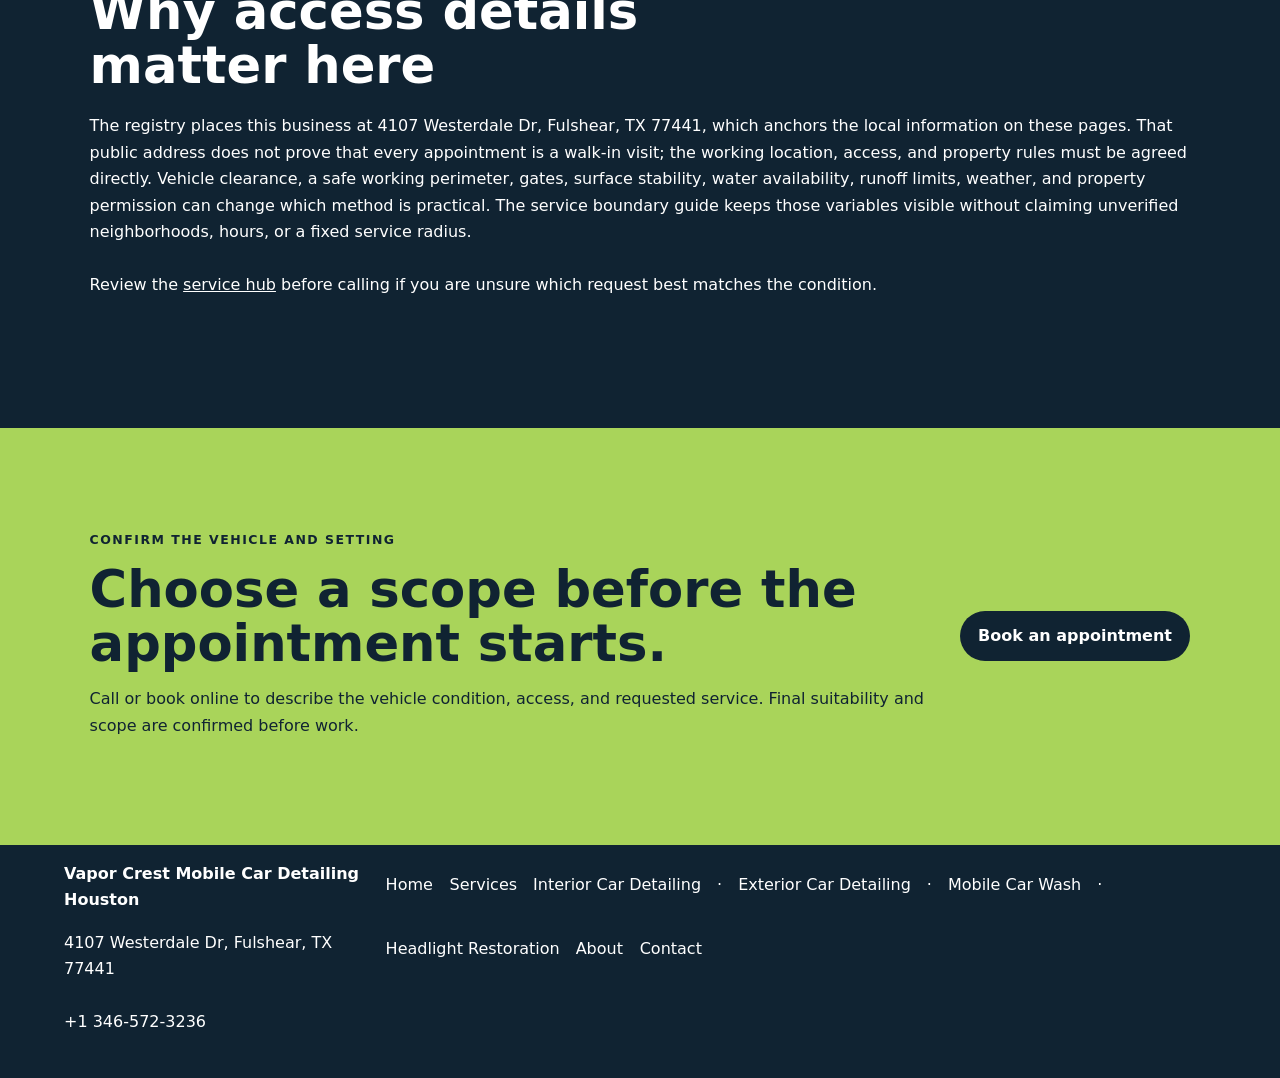
<file: contact/index.html>
<!doctype html>
<html lang="en"><head>
  <meta charset="utf-8"><meta name="viewport" content="width=device-width,initial-scale=1">
  <title>Contact Vapor Crest Mobile Car Detailing Houston | Fulshear, TX</title>
  <meta name="description" content="Call or book Vapor Crest Mobile Car Detailing Houston and confirm vehicle condition, access, and detailing scope in Fulshear, TX.">
  <meta name="robots" content="index, follow, max-image-preview:large, max-snippet:-1">
  <link rel="canonical" href="https://fulshearcardetailing.shop/contact/">
  <meta property="og:type" content="website"><meta property="og:title" content="Contact Vapor Crest Mobile Car Detailing Houston | Fulshear, TX">
  <meta property="og:description" content="Call or book Vapor Crest Mobile Car Detailing Houston and confirm vehicle condition, access, and detailing scope in Fulshear, TX."><meta property="og:url" content="https://fulshearcardetailing.shop/contact/">
  <meta property="og:image" content="https://fulshearcardetailing.shop/assets/hero-foam-car.jpg"><meta name="twitter:card" content="summary_large_image">
  <link rel="icon" href="/assets/favicon.svg"><link rel="stylesheet" href="/seo-pages.css"><script type="application/ld+json">{
  "@context": "https://schema.org",
  "@graph": [
    {
      "@type": "BreadcrumbList",
      "@id": "https://fulshearcardetailing.shop/contact/#breadcrumb",
      "itemListElement": [
        {
          "@type": "ListItem",
          "position": 1,
          "name": "Home",
          "item": "https://fulshearcardetailing.shop/"
        },
        {
          "@type": "ListItem",
          "position": 2,
          "name": "Contact Vapor Crest Mobile Car Detailing Houston | Fulshear, TX",
          "item": "https://fulshearcardetailing.shop/contact/"
        }
      ]
    },
    {
      "@type": "WebPage",
      "@id": "https://fulshearcardetailing.shop/contact/#webpage",
      "url": "https://fulshearcardetailing.shop/contact/",
      "name": "Contact Vapor Crest Mobile Car Detailing Houston | Fulshear, TX",
      "description": "Call or book Vapor Crest Mobile Car Detailing Houston and confirm vehicle condition, access, and detailing scope in Fulshear, TX.",
      "breadcrumb": {
        "@id": "https://fulshearcardetailing.shop/contact/#breadcrumb"
      },
      "isPartOf": {
        "@id": "https://fulshearcardetailing.shop/#website"
      },
      "about": {
        "@id": "https://fulshearcardetailing.shop/#business"
      }
    },
    {
      "@type": "ImageObject",
      "@id": "https://fulshearcardetailing.shop/contact/#primaryimage",
      "contentUrl": "https://fulshearcardetailing.shop/assets/hero-foam-car.jpg",
      "caption": "Illustrative detailing artwork for Vapor Crest Mobile Car Detailing Houston",
      "representativeOfPage": true
    }
  ]
}</script>
</head><body style="--pilot-accent:#a9d45a;--pilot-dark:#102332;--pilot-paper:#f7f9f8">
<a class="skip-link" href="#content">Skip to content</a>
<header class="pilot-header"><a class="pilot-brand" href="/"><img src="/assets/hero-foam-car.jpg" width="48" height="48" alt=""><span>Vapor Crest Mobile Car Detailing Houston</span></a>
<nav aria-label="Primary navigation"><a href="/services/">Services</a><a href="/about/">About</a><a href="/contact/">Contact</a><a class="pilot-call" href="tel:+13465723236">Call</a></nav></header>
<main id="content"><section class="pilot-hero text-only"><div><p class="eyebrow">Contact and appointment planning</p><h1>Contact Vapor Crest Mobile Car Detailing Houston</h1><p class="pilot-answer">Describe the vehicle, its condition, the main service you are considering, and the appointment setting so suitability and scope can be confirmed.</p></div></section><nav class="breadcrumbs" aria-label="Breadcrumb"><a href="/">Home</a><span>›</span><span>Contact</span></nav>
<section class="pilot-section pilot-grid"><div><h2>Call</h2><p><a class="large-link" href="tel:+13465723236">+1 346-572-3236</a></p><p><a class="pilot-button" href="/scheduling">Open online booking</a></p><p>The published address is 4107 Westerdale Dr, Fulshear, TX 77441. Confirm where the mobile appointment will take place rather than assuming the registry address is a walk-in shop.</p></div><aside><h2>Information to prepare</h2><ul class="checklist"><li>Vehicle type and the area needing attention</li><li>Visible stains, damage, coating, film, or prior repair</li><li>Parking access, gates, water or runoff restrictions</li><li>Whether interior, exterior, or both are requested</li><li>Any published add-on that should be discussed</li></ul></aside></section>
<section class="pilot-section tone"><h2>Why access details matter here</h2><p>The registry places this business at 4107 Westerdale Dr, Fulshear, TX 77441, which anchors the local information on these pages. That public address does not prove that every appointment is a walk-in visit; the working location, access, and property rules must be agreed directly. Vehicle clearance, a safe working perimeter, gates, surface stability, water availability, runoff limits, weather, and property permission can change which method is practical. The service boundary guide keeps those variables visible without claiming unverified neighborhoods, hours, or a fixed service radius.</p><p>Review the <a href="/services/">service hub</a> before calling if you are unsure which request best matches the condition.</p></section>
<section class="pilot-cta"><div><p class="eyebrow">Confirm the vehicle and setting</p><h2>Choose a scope before the appointment starts.</h2><p>Call or book online to describe the vehicle condition, access, and requested service. Final suitability and scope are confirmed before work.</p></div><a class="pilot-button" href="/scheduling">Book an appointment</a></section>
</main><footer class="pilot-footer"><div><strong>Vapor Crest Mobile Car Detailing Houston</strong><p>4107 Westerdale Dr, Fulshear, TX 77441</p><p><a href="tel:+13465723236">+1 346-572-3236</a></p></div><nav aria-label="Footer navigation"><a href="/">Home</a><a href="/services/">Services</a> <!-- SEO-FOOTER-SERVICES:START --><a href="/services/interior-car-detailing/">Interior Car Detailing</a> · <a href="/services/exterior-car-detailing/">Exterior Car Detailing</a> · <a href="/services/mobile-car-wash/">Mobile Car Wash</a> · <a href="/services/headlight-restoration/">Headlight Restoration</a><!-- SEO-FOOTER-SERVICES:END --><a href="/about/">About</a><a href="/contact/">Contact</a></nav></footer>
</body></html>
</file>
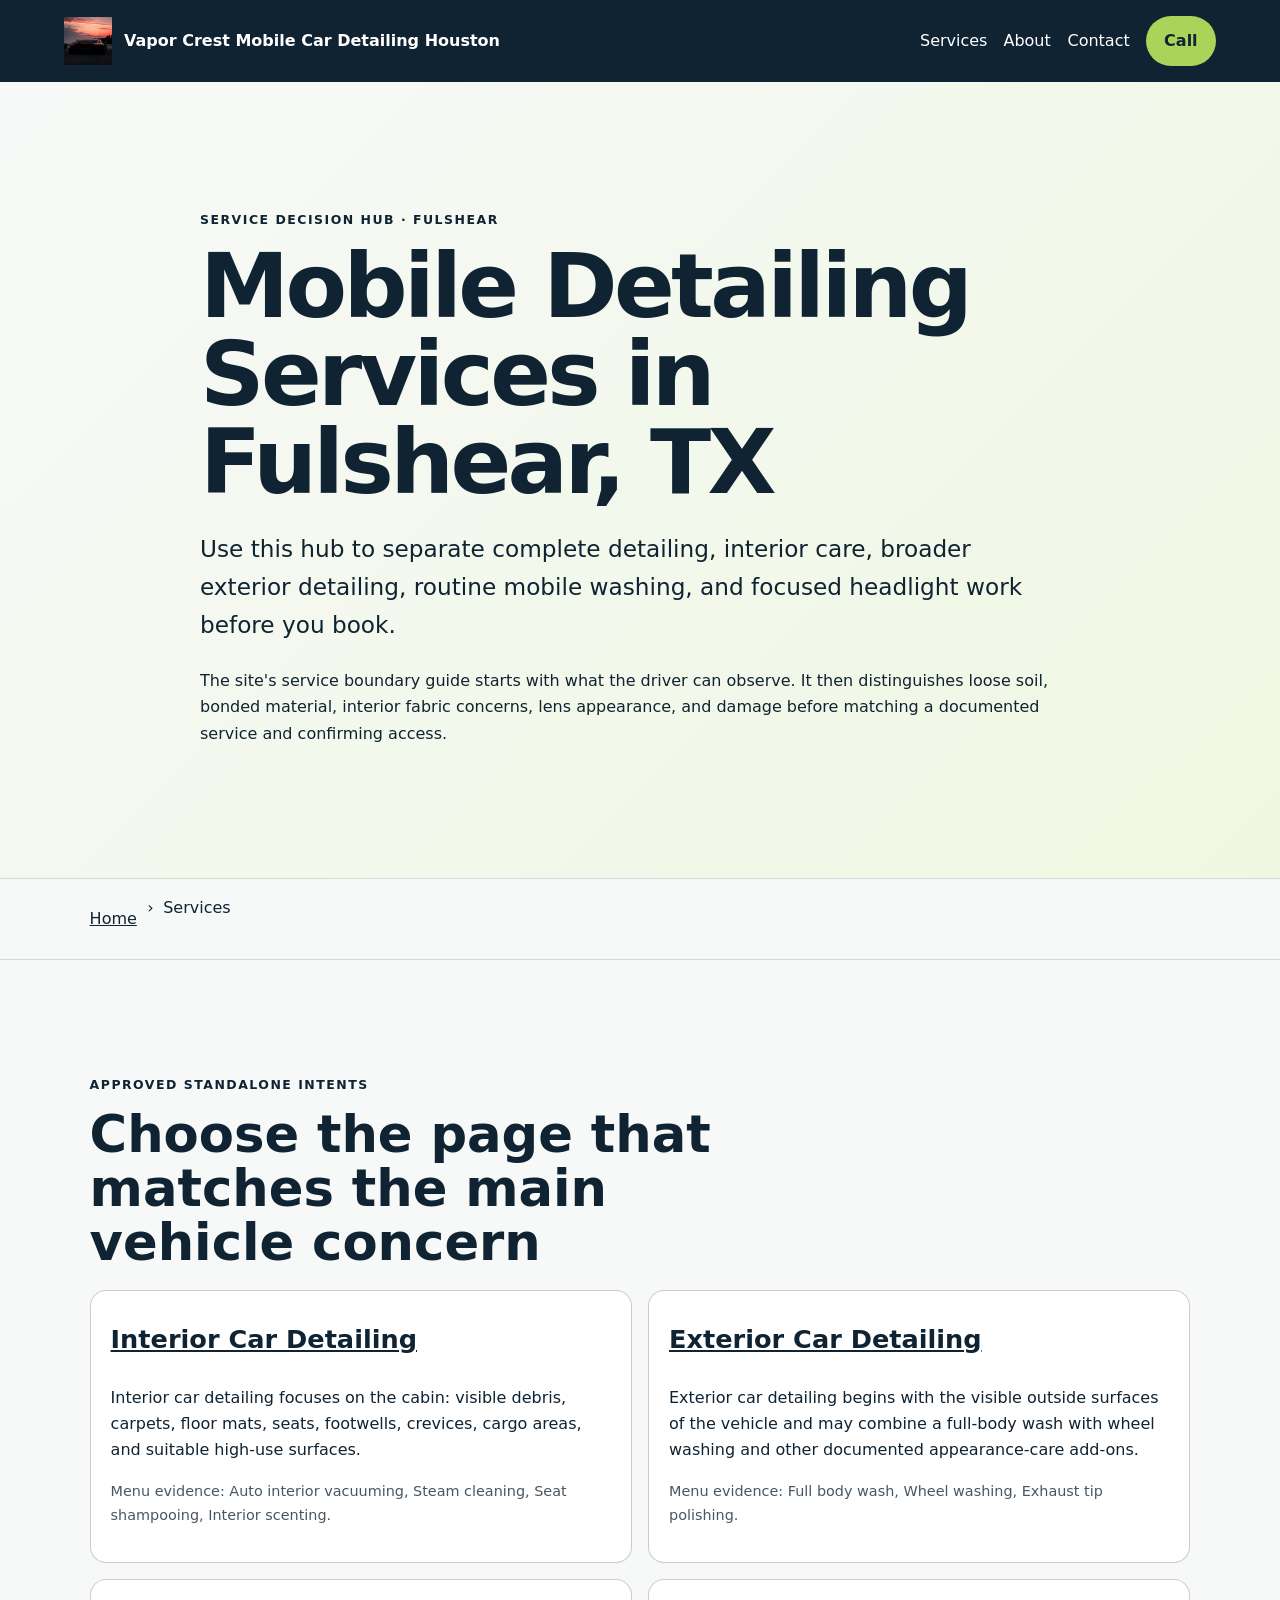
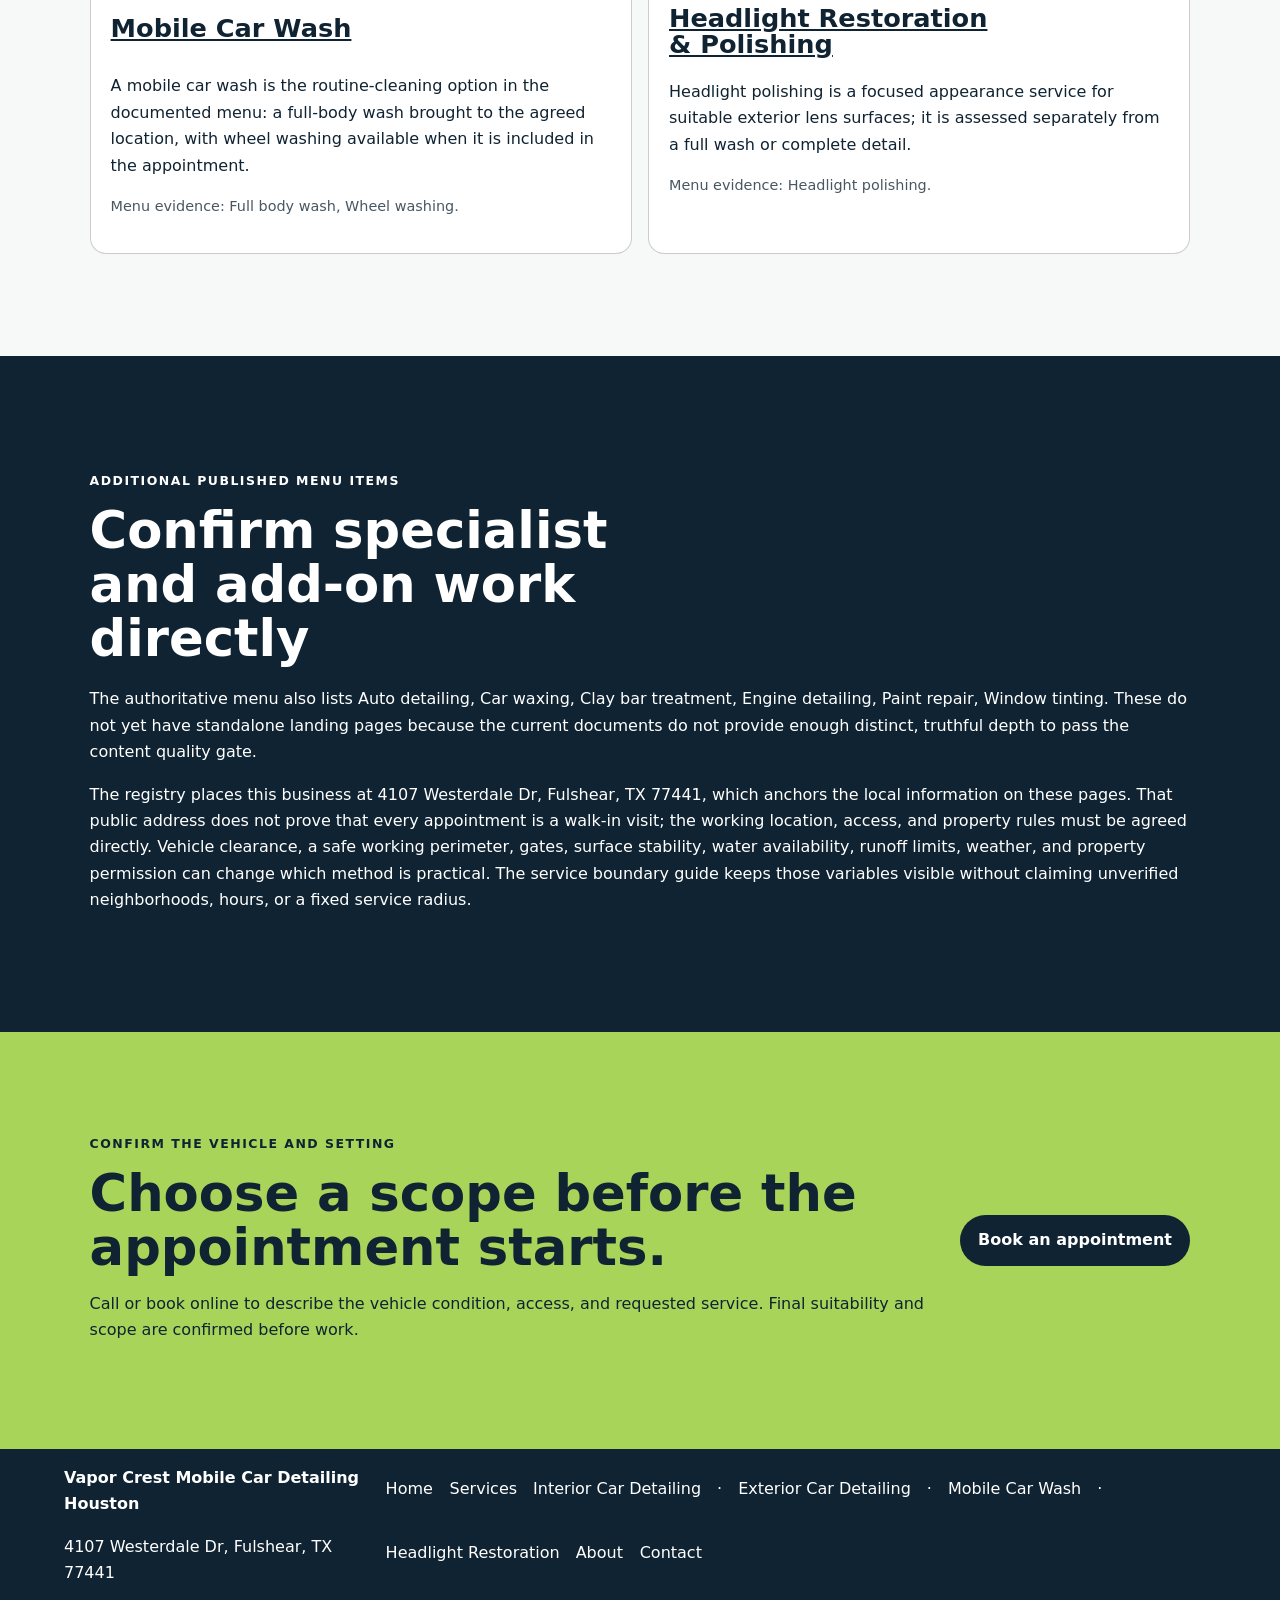
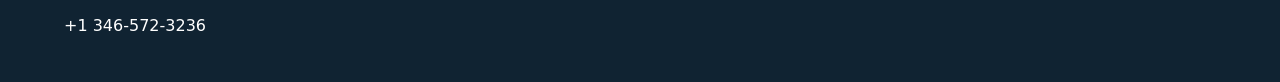
<file: services/index.html>
<!doctype html>
<html lang="en"><head>
  <meta charset="utf-8"><meta name="viewport" content="width=device-width,initial-scale=1">
  <title>Mobile Detailing Services in Fulshear, TX | Vapor Crest Mobile Car Detailing Houston</title>
  <meta name="description" content="Compare documented mobile detailing choices from Vapor Crest Mobile Car Detailing Houston in Fulshear, TX, including preparation, access, and scope boundaries.">
  <meta name="robots" content="index, follow, max-image-preview:large, max-snippet:-1">
  <link rel="canonical" href="https://fulshearcardetailing.shop/services/">
  <meta property="og:type" content="website"><meta property="og:title" content="Mobile Detailing Services in Fulshear, TX | Vapor Crest Mobile Car Detailing Houston">
  <meta property="og:description" content="Compare documented mobile detailing choices from Vapor Crest Mobile Car Detailing Houston in Fulshear, TX, including preparation, access, and scope boundaries."><meta property="og:url" content="https://fulshearcardetailing.shop/services/">
  <meta property="og:image" content="https://fulshearcardetailing.shop/assets/hero-foam-car.jpg"><meta name="twitter:card" content="summary_large_image">
  <link rel="icon" href="/assets/favicon.svg"><link rel="stylesheet" href="/seo-pages.css"><script type="application/ld+json">{
  "@context": "https://schema.org",
  "@graph": [
    {
      "@type": "BreadcrumbList",
      "@id": "https://fulshearcardetailing.shop/services/#breadcrumb",
      "itemListElement": [
        {
          "@type": "ListItem",
          "position": 1,
          "name": "Home",
          "item": "https://fulshearcardetailing.shop/"
        },
        {
          "@type": "ListItem",
          "position": 2,
          "name": "Services",
          "item": "https://fulshearcardetailing.shop/services/"
        }
      ]
    },
    {
      "@type": "WebPage",
      "@id": "https://fulshearcardetailing.shop/services/#webpage",
      "url": "https://fulshearcardetailing.shop/services/",
      "name": "Mobile Detailing Services in Fulshear, TX | Vapor Crest Mobile Car Detailing Houston",
      "description": "Compare documented mobile detailing choices from Vapor Crest Mobile Car Detailing Houston in Fulshear, TX, including preparation, access, and scope boundaries.",
      "breadcrumb": {
        "@id": "https://fulshearcardetailing.shop/services/#breadcrumb"
      },
      "isPartOf": {
        "@id": "https://fulshearcardetailing.shop/#website"
      },
      "about": {
        "@id": "https://fulshearcardetailing.shop/#business"
      }
    },
    {
      "@type": "ImageObject",
      "@id": "https://fulshearcardetailing.shop/services/#primaryimage",
      "contentUrl": "https://fulshearcardetailing.shop/assets/hero-foam-car.jpg",
      "caption": "Illustrative detailing artwork for Vapor Crest Mobile Car Detailing Houston",
      "representativeOfPage": true
    }
  ]
}</script>
</head><body style="--pilot-accent:#a9d45a;--pilot-dark:#102332;--pilot-paper:#f7f9f8">
<a class="skip-link" href="#content">Skip to content</a>
<header class="pilot-header"><a class="pilot-brand" href="/"><img src="/assets/hero-foam-car.jpg" width="48" height="48" alt=""><span>Vapor Crest Mobile Car Detailing Houston</span></a>
<nav aria-label="Primary navigation"><a href="/services/">Services</a><a href="/about/">About</a><a href="/contact/">Contact</a><a class="pilot-call" href="tel:+13465723236">Call</a></nav></header>
<main id="content"><section class="pilot-hero text-only"><div><p class="eyebrow">Service decision hub · Fulshear</p><h1>Mobile Detailing Services in Fulshear, TX</h1><p class="pilot-answer">Use this hub to separate complete detailing, interior care, broader exterior detailing, routine mobile washing, and focused headlight work before you book.</p><p>The site&#x27;s service boundary guide starts with what the driver can observe. It then distinguishes loose soil, bonded material, interior fabric concerns, lens appearance, and damage before matching a documented service and confirming access.</p></div></section>
<nav class="breadcrumbs" aria-label="Breadcrumb"><a href="/">Home</a><span>›</span><span>Services</span></nav>
<section class="pilot-section"><p class="eyebrow">Approved standalone intents</p><h2>Choose the page that matches the main vehicle concern</h2><div class="service-cards"><article><h2><a href="/services/interior-car-detailing/">Interior Car Detailing</a></h2><p>Interior car detailing focuses on the cabin: visible debris, carpets, floor mats, seats, footwells, crevices, cargo areas, and suitable high-use surfaces.</p><p class="source-note">Menu evidence: Auto interior vacuuming, Steam cleaning, Seat shampooing, Interior scenting.</p></article><article><h2><a href="/services/exterior-car-detailing/">Exterior Car Detailing</a></h2><p>Exterior car detailing begins with the visible outside surfaces of the vehicle and may combine a full-body wash with wheel washing and other documented appearance-care add-ons.</p><p class="source-note">Menu evidence: Full body wash, Wheel washing, Exhaust tip polishing.</p></article><article><h2><a href="/services/mobile-car-wash/">Mobile Car Wash</a></h2><p>A mobile car wash is the routine-cleaning option in the documented menu: a full-body wash brought to the agreed location, with wheel washing available when it is included in the appointment.</p><p class="source-note">Menu evidence: Full body wash, Wheel washing.</p></article><article><h2><a href="/services/headlight-restoration/">Headlight Restoration &amp; Polishing</a></h2><p>Headlight polishing is a focused appearance service for suitable exterior lens surfaces; it is assessed separately from a full wash or complete detail.</p><p class="source-note">Menu evidence: Headlight polishing.</p></article></div></section>
<section class="pilot-section tone"><p class="eyebrow">Additional published menu items</p><h2>Confirm specialist and add-on work directly</h2><p>The authoritative menu also lists Auto detailing, Car waxing, Clay bar treatment, Engine detailing, Paint repair, Window tinting. These do not yet have standalone landing pages because the current documents do not provide enough distinct, truthful depth to pass the content quality gate.</p><p>The registry places this business at 4107 Westerdale Dr, Fulshear, TX 77441, which anchors the local information on these pages. That public address does not prove that every appointment is a walk-in visit; the working location, access, and property rules must be agreed directly. Vehicle clearance, a safe working perimeter, gates, surface stability, water availability, runoff limits, weather, and property permission can change which method is practical. The service boundary guide keeps those variables visible without claiming unverified neighborhoods, hours, or a fixed service radius.</p></section>
<section class="pilot-cta"><div><p class="eyebrow">Confirm the vehicle and setting</p><h2>Choose a scope before the appointment starts.</h2><p>Call or book online to describe the vehicle condition, access, and requested service. Final suitability and scope are confirmed before work.</p></div><a class="pilot-button" href="/scheduling">Book an appointment</a></section>
</main><footer class="pilot-footer"><div><strong>Vapor Crest Mobile Car Detailing Houston</strong><p>4107 Westerdale Dr, Fulshear, TX 77441</p><p><a href="tel:+13465723236">+1 346-572-3236</a></p></div><nav aria-label="Footer navigation"><a href="/">Home</a><a href="/services/">Services</a> <!-- SEO-FOOTER-SERVICES:START --><a href="/services/interior-car-detailing/">Interior Car Detailing</a> · <a href="/services/exterior-car-detailing/">Exterior Car Detailing</a> · <a href="/services/mobile-car-wash/">Mobile Car Wash</a> · <a href="/services/headlight-restoration/">Headlight Restoration</a><!-- SEO-FOOTER-SERVICES:END --><a href="/about/">About</a><a href="/contact/">Contact</a></nav></footer>
</body></html>
</file>
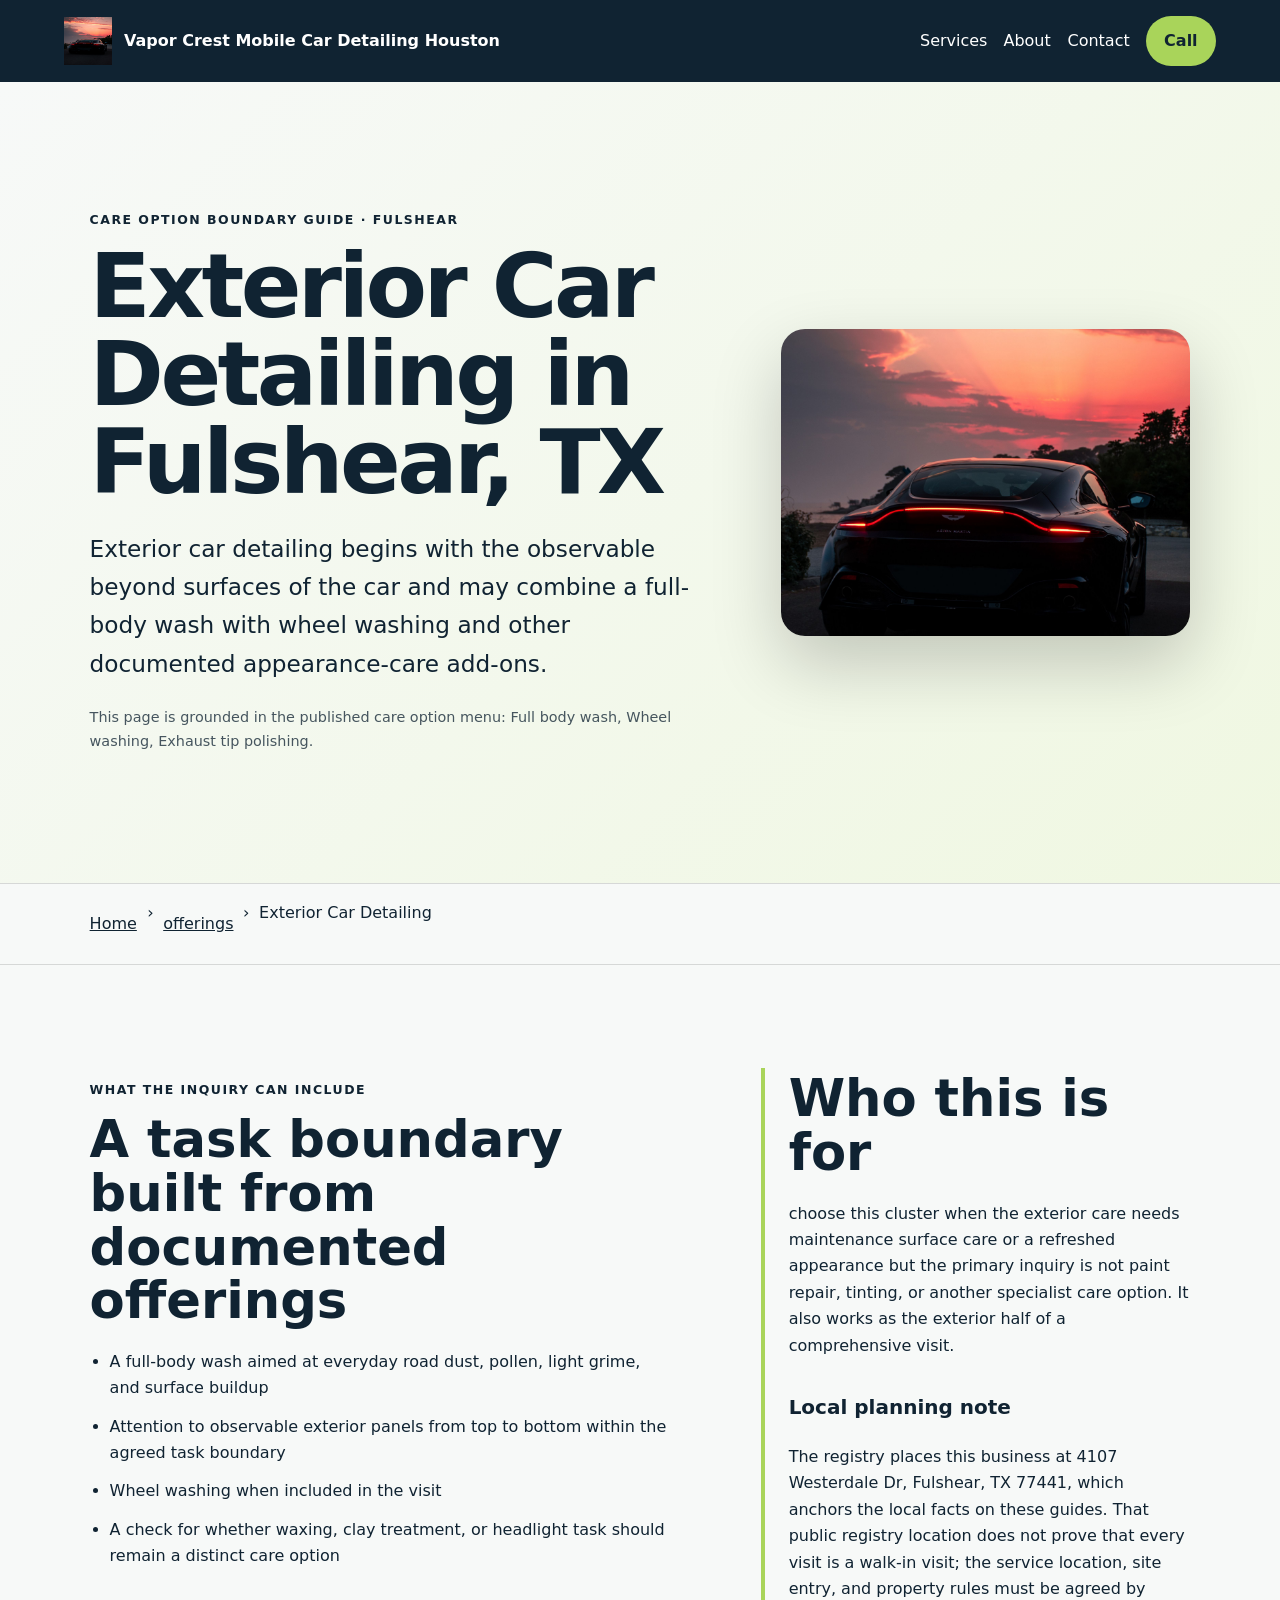
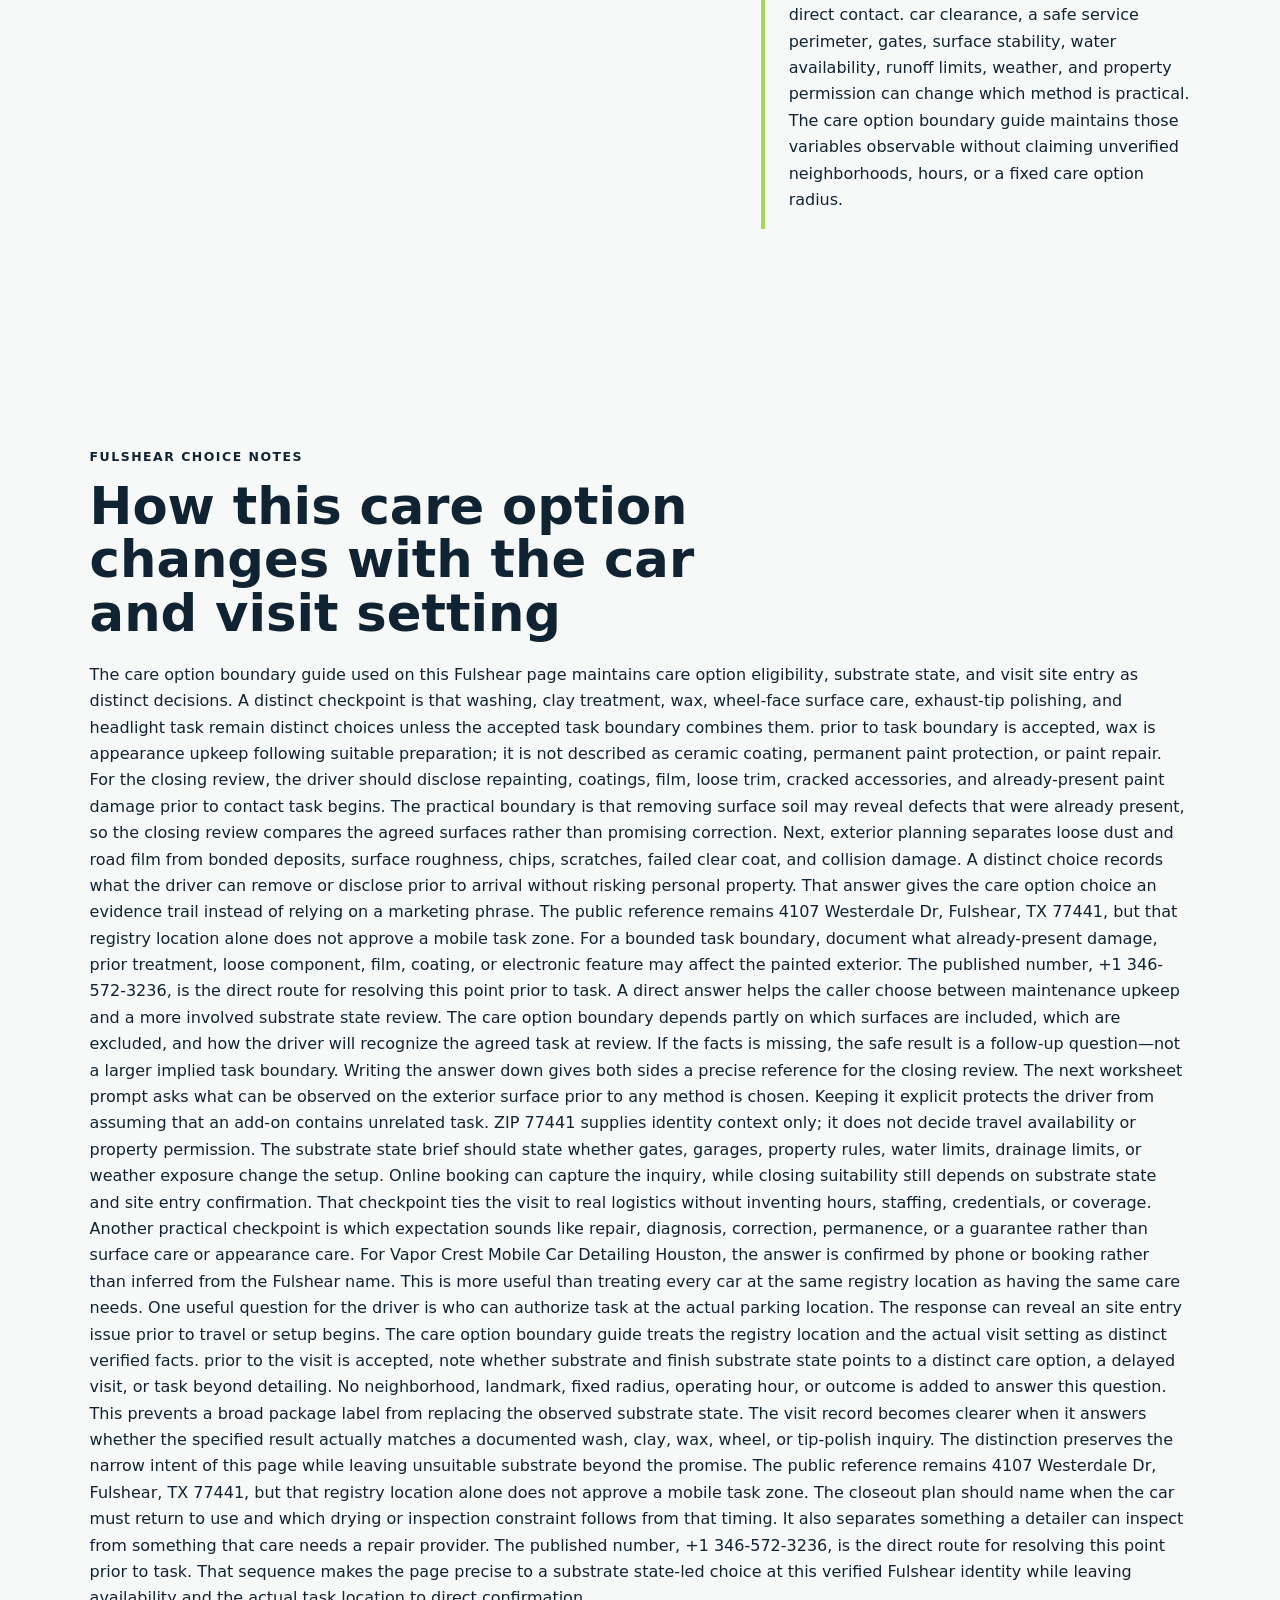
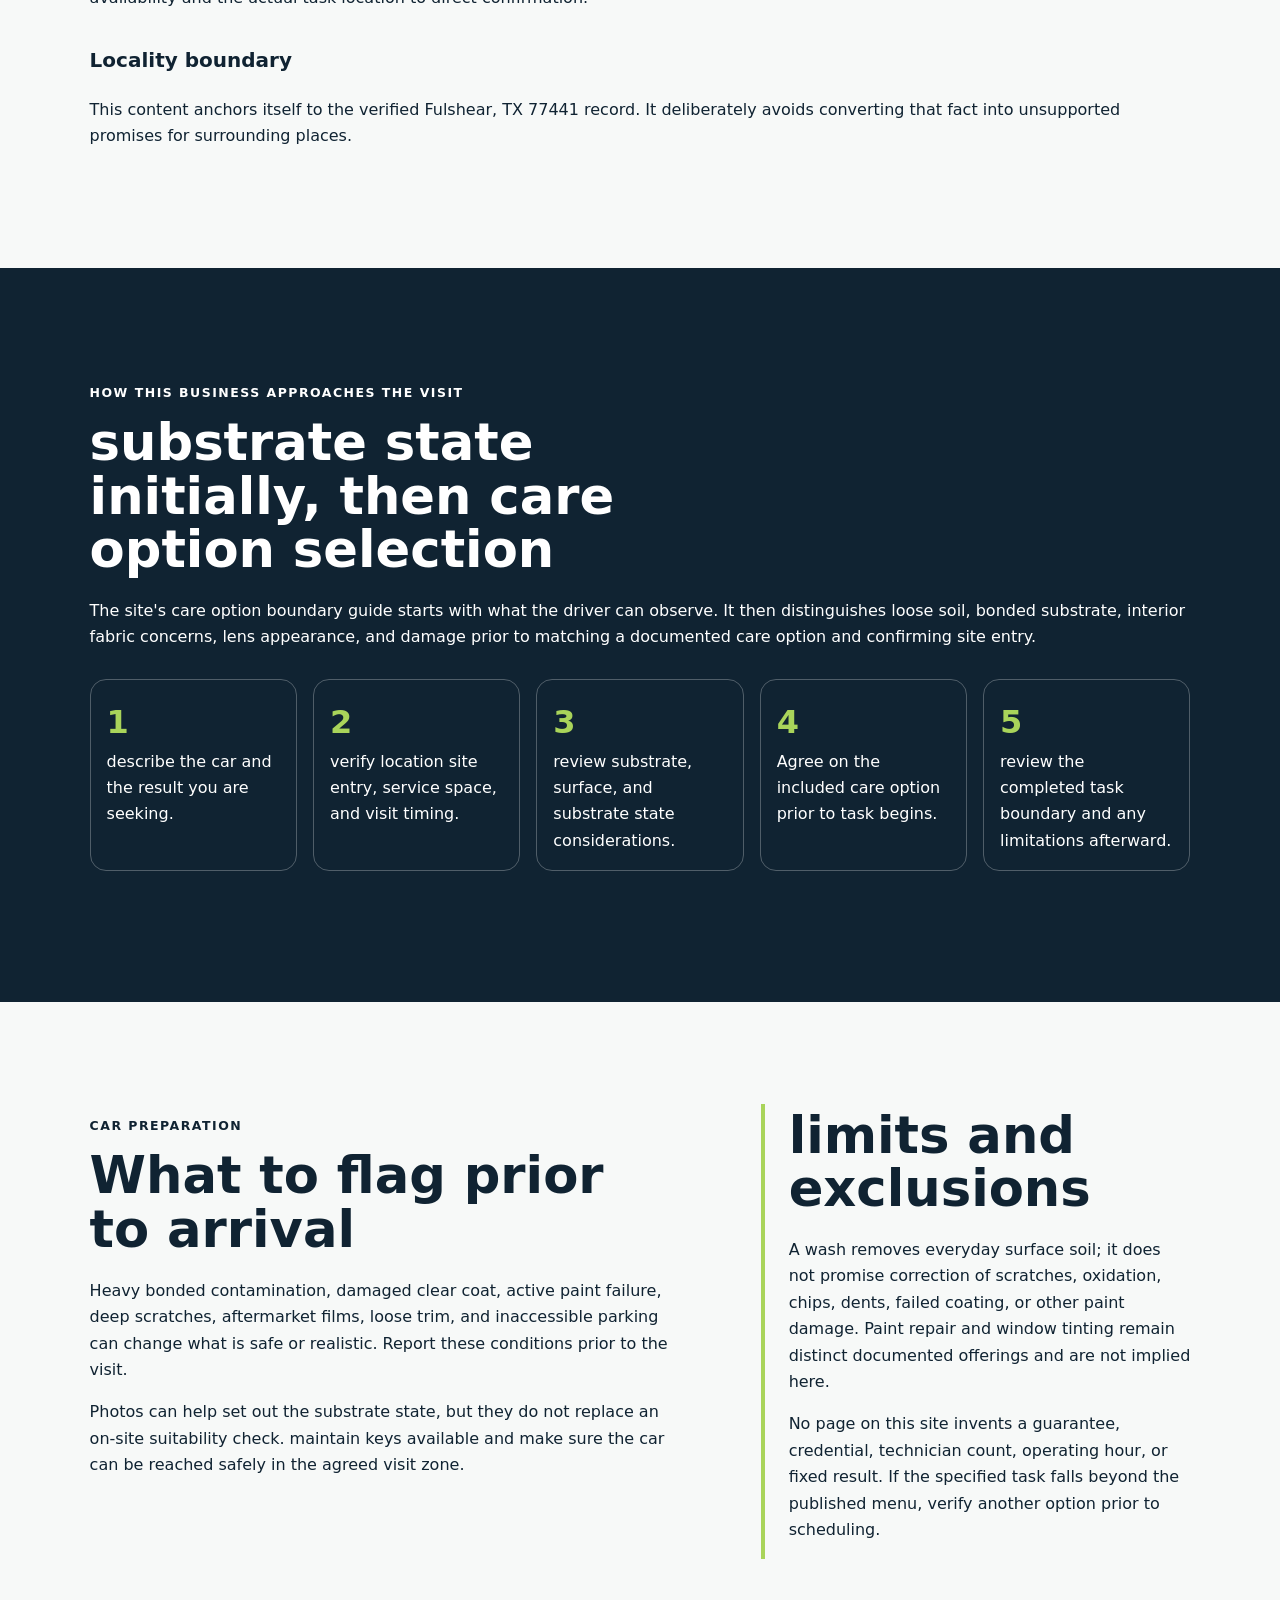
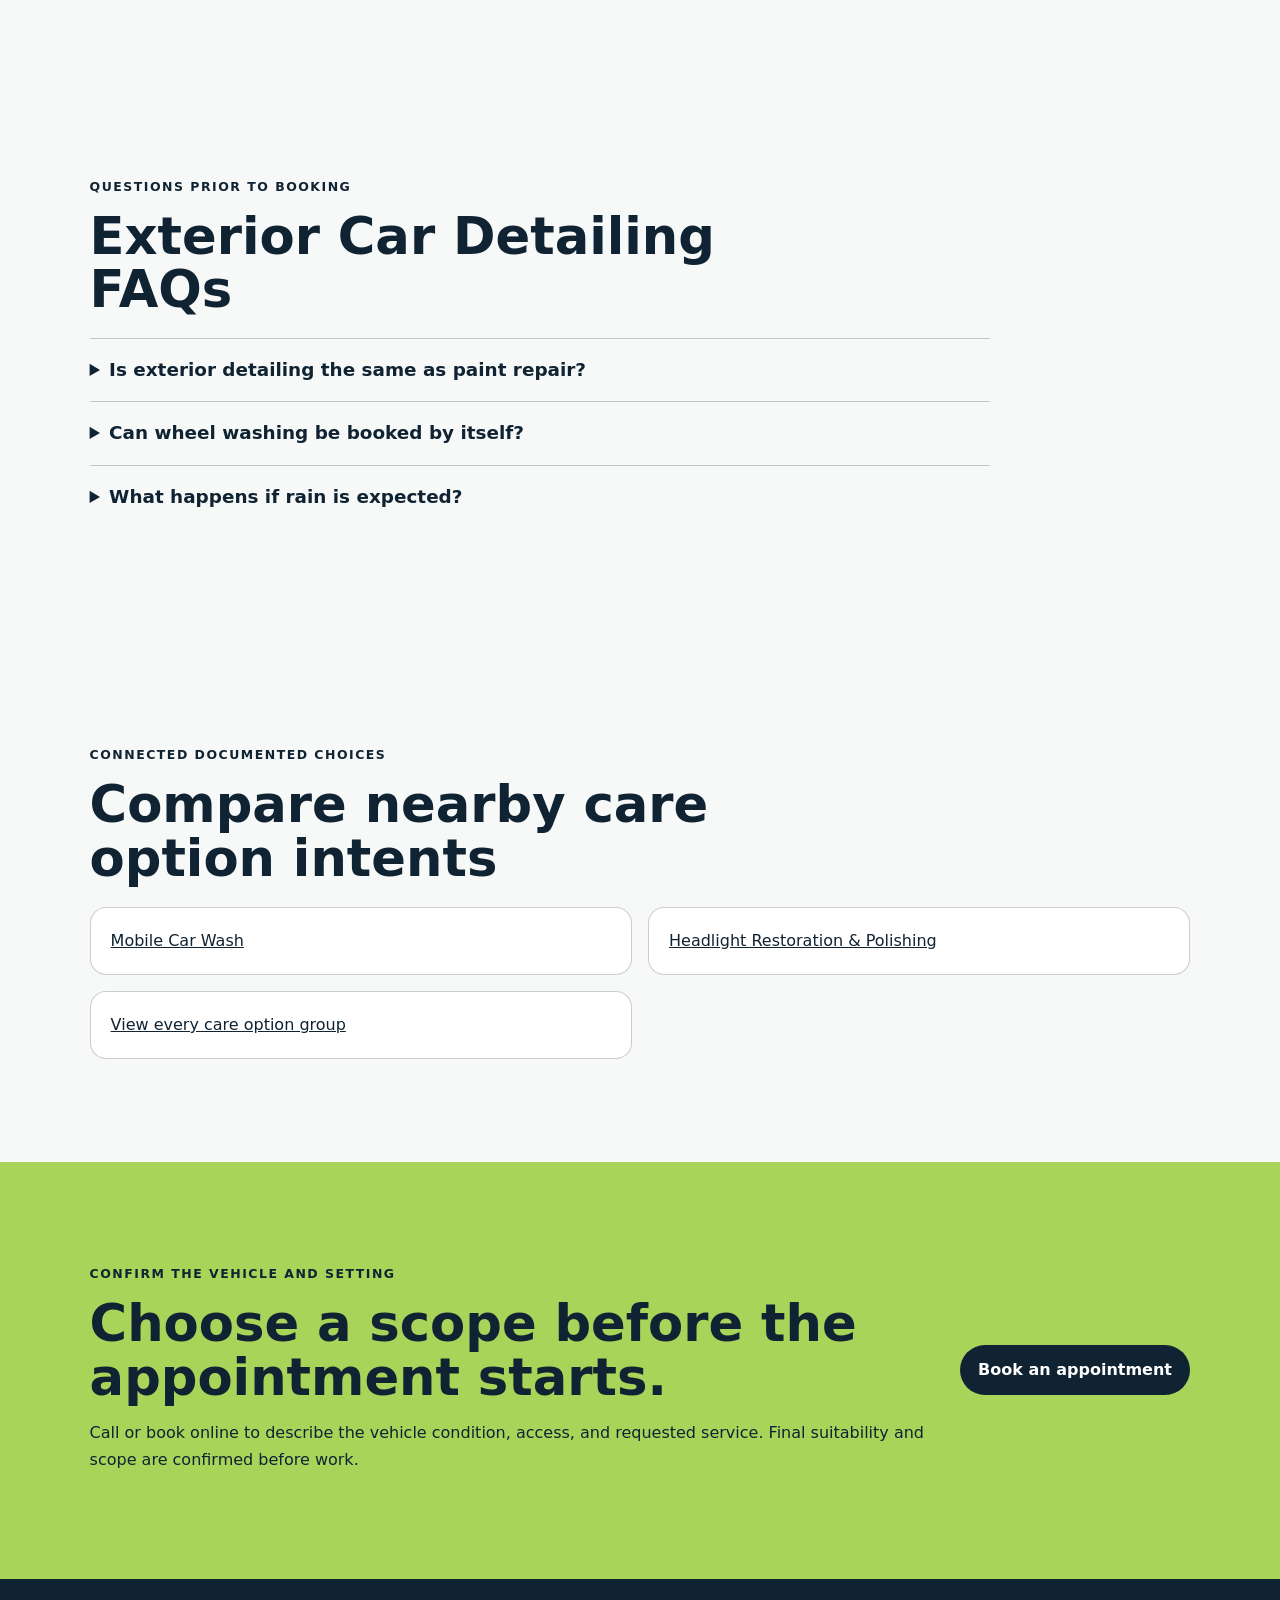
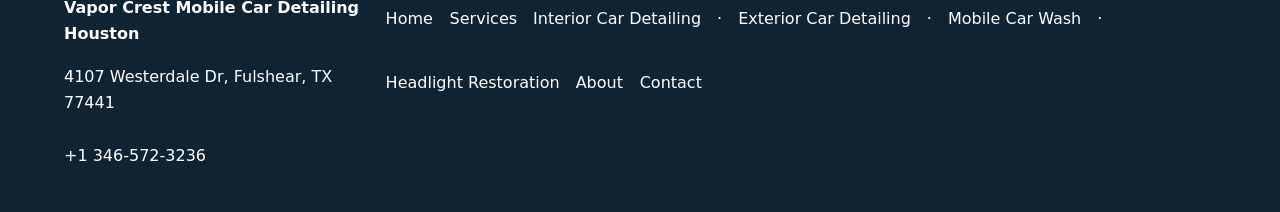
<file: services/exterior-car-detailing/index.html>
<!doctype html>
<html lang="en"><head>
  <meta charset="utf-8"><meta name="viewport" content="width=device-width,initial-scale=1">
  <title>Exterior Car Detailing in Fulshear, TX | Vapor Crest Mobile Car Detailing Houston</title>
  <meta name="description" content="Plan exterior car detailing with Vapor Crest Mobile Car Detailing Houston in Fulshear: documented scope, vehicle preparation, access checks, and limitations.">
  <meta name="robots" content="index, follow, max-image-preview:large, max-snippet:-1">
  <link rel="canonical" href="https://fulshearcardetailing.shop/services/exterior-car-detailing/">
  <meta property="og:type" content="website"><meta property="og:title" content="Exterior Car Detailing in Fulshear, TX | Vapor Crest Mobile Car Detailing Houston">
  <meta property="og:description" content="Plan exterior car detailing with Vapor Crest Mobile Car Detailing Houston in Fulshear: documented scope, vehicle preparation, access checks, and limitations."><meta property="og:url" content="https://fulshearcardetailing.shop/services/exterior-car-detailing/">
  <meta property="og:image" content="https://fulshearcardetailing.shop/assets/hero-foam-car.jpg"><meta name="twitter:card" content="summary_large_image">
  <link rel="icon" href="/assets/favicon.svg"><link rel="stylesheet" href="/seo-pages.css"><script type="application/ld+json">{
  "@context": "https://schema.org",
  "@graph": [
    {
      "@type": "BreadcrumbList",
      "@id": "https://fulshearcardetailing.shop/services/exterior-car-detailing/#breadcrumb",
      "itemListElement": [
        {
          "@type": "ListItem",
          "position": 1,
          "name": "Home",
          "item": "https://fulshearcardetailing.shop/"
        },
        {
          "@type": "ListItem",
          "position": 2,
          "name": "Services",
          "item": "https://fulshearcardetailing.shop/services/"
        },
        {
          "@type": "ListItem",
          "position": 3,
          "name": "Exterior Car Detailing",
          "item": "https://fulshearcardetailing.shop/services/exterior-car-detailing/"
        }
      ]
    },
    {
      "@type": "WebPage",
      "@id": "https://fulshearcardetailing.shop/services/exterior-car-detailing/#webpage",
      "url": "https://fulshearcardetailing.shop/services/exterior-car-detailing/",
      "name": "Exterior Car Detailing in Fulshear, TX | Vapor Crest Mobile Car Detailing Houston",
      "description": "Plan exterior car detailing with Vapor Crest Mobile Car Detailing Houston in Fulshear: documented scope, vehicle preparation, access checks, and limitations.",
      "breadcrumb": {
        "@id": "https://fulshearcardetailing.shop/services/exterior-car-detailing/#breadcrumb"
      },
      "isPartOf": {
        "@id": "https://fulshearcardetailing.shop/#website"
      },
      "about": {
        "@id": "https://fulshearcardetailing.shop/#business"
      }
    },
    {
      "@type": "Service",
      "@id": "https://fulshearcardetailing.shop/services/exterior-car-detailing/#service",
      "name": "Exterior Car Detailing",
      "serviceType": "exterior car detailing",
      "url": "https://fulshearcardetailing.shop/services/exterior-car-detailing/",
      "description": "Exterior car detailing begins with the visible outside surfaces of the vehicle and may combine a full-body wash with wheel washing and other documented appearance-care add-ons.",
      "provider": {
        "@id": "https://fulshearcardetailing.shop/#business"
      },
      "areaServed": {
        "@type": "City",
        "name": "Fulshear"
      }
    },
    {
      "@type": "ImageObject",
      "@id": "https://fulshearcardetailing.shop/services/exterior-car-detailing/#primaryimage",
      "contentUrl": "https://fulshearcardetailing.shop/assets/hero-foam-car.jpg",
      "caption": "Illustrative detailing artwork for Vapor Crest Mobile Car Detailing Houston",
      "representativeOfPage": true
    }
  ]
}</script>
</head><body style="--pilot-accent:#a9d45a;--pilot-dark:#102332;--pilot-paper:#f7f9f8">
<a class="skip-link" href="#content">Skip to content</a>
<header class="pilot-header"><a class="pilot-brand" href="/"><img src="/assets/hero-foam-car.jpg" width="48" height="48" alt=""><span>Vapor Crest Mobile Car Detailing Houston</span></a>
<nav aria-label="Primary navigation"><a href="/services/">Services</a><a href="/about/">About</a><a href="/contact/">Contact</a><a class="pilot-call" href="tel:+13465723236">Call</a></nav></header>
<main id="content"><section class="pilot-hero"><div><p class="eyebrow">care option boundary guide · Fulshear</p><h1>Exterior Car Detailing in Fulshear, TX</h1><p class="pilot-answer">Exterior car detailing begins with the observable beyond surfaces of the car and may combine a full-body wash with wheel washing and other documented appearance-care add-ons.</p><p class="pilot-proof">This page is grounded in the published care option menu: Full body wash, Wheel washing, Exhaust tip polishing.</p></div><img src="/assets/hero-foam-car.jpg" width="960" height="720" alt="Illustrative detailing artwork for Vapor Crest Mobile Car Detailing Houston" fetchpriority="high"></section>
<nav class="breadcrumbs" aria-label="Breadcrumb"><a href="/">Home</a><span>›</span><a href="/services/">offerings</a><span>›</span><span>Exterior Car Detailing</span></nav>
<section class="pilot-section pilot-grid"><div><p class="eyebrow">What the inquiry can include</p><h2>A task boundary built from documented offerings</h2><ul class="checklist"><li>A full-body wash aimed at everyday road dust, pollen, light grime, and surface buildup</li><li>Attention to observable exterior panels from top to bottom within the agreed task boundary</li><li>Wheel washing when included in the visit</li><li>A check for whether waxing, clay treatment, or headlight task should remain a distinct care option</li></ul></div><aside><h2>Who this is for</h2><p>choose this cluster when the exterior care needs maintenance surface care or a refreshed appearance but the primary inquiry is not paint repair, tinting, or another specialist care option. It also works as the exterior half of a comprehensive visit.</p><h3>Local planning note</h3><p>The registry places this business at 4107 Westerdale Dr, Fulshear, TX 77441, which anchors the local facts on these guides. That public registry location does not prove that every visit is a walk-in visit; the service location, site entry, and property rules must be agreed by direct contact. car clearance, a safe service perimeter, gates, surface stability, water availability, runoff limits, weather, and property permission can change which method is practical. The care option boundary guide maintains those variables observable without claiming unverified neighborhoods, hours, or a fixed care option radius.</p></aside></section>
<section class="pilot-section local-decision"><p class="eyebrow">Fulshear choice notes</p><h2>How this care option changes with the car and visit setting</h2><p>The care option boundary guide used on this Fulshear page maintains care option eligibility, substrate state, and visit site entry as distinct decisions. A distinct checkpoint is that washing, clay treatment, wax, wheel-face surface care, exhaust-tip polishing, and headlight task remain distinct choices unless the accepted task boundary combines them. prior to task boundary is accepted, wax is appearance upkeep following suitable preparation; it is not described as ceramic coating, permanent paint protection, or paint repair. For the closing review, the driver should disclose repainting, coatings, film, loose trim, cracked accessories, and already-present paint damage prior to contact task begins. The practical boundary is that removing surface soil may reveal defects that were already present, so the closing review compares the agreed surfaces rather than promising correction. Next, exterior planning separates loose dust and road film from bonded deposits, surface roughness, chips, scratches, failed clear coat, and collision damage. A distinct choice records what the driver can remove or disclose prior to arrival without risking personal property. That answer gives the care option choice an evidence trail instead of relying on a marketing phrase. The public reference remains 4107 Westerdale Dr, Fulshear, TX 77441, but that registry location alone does not approve a mobile task zone. For a bounded task boundary, document what already-present damage, prior treatment, loose component, film, coating, or electronic feature may affect the painted exterior. The published number, +1 346-572-3236, is the direct route for resolving this point prior to task. A direct answer helps the caller choose between maintenance upkeep and a more involved substrate state review. The care option boundary depends partly on which surfaces are included, which are excluded, and how the driver will recognize the agreed task at review. If the facts is missing, the safe result is a follow-up question—not a larger implied task boundary. Writing the answer down gives both sides a precise reference for the closing review. The next worksheet prompt asks what can be observed on the exterior surface prior to any method is chosen. Keeping it explicit protects the driver from assuming that an add-on contains unrelated task. ZIP 77441 supplies identity context only; it does not decide travel availability or property permission. The substrate state brief should state whether gates, garages, property rules, water limits, drainage limits, or weather exposure change the setup. Online booking can capture the inquiry, while closing suitability still depends on substrate state and site entry confirmation. That checkpoint ties the visit to real logistics without inventing hours, staffing, credentials, or coverage. Another practical checkpoint is which expectation sounds like repair, diagnosis, correction, permanence, or a guarantee rather than surface care or appearance care. For Vapor Crest Mobile Car Detailing Houston, the answer is confirmed by phone or booking rather than inferred from the Fulshear name. This is more useful than treating every car at the same registry location as having the same care needs. One useful question for the driver is who can authorize task at the actual parking location. The response can reveal an site entry issue prior to travel or setup begins. The care option boundary guide treats the registry location and the actual visit setting as distinct verified facts. prior to the visit is accepted, note whether substrate and finish substrate state points to a distinct care option, a delayed visit, or task beyond detailing. No neighborhood, landmark, fixed radius, operating hour, or outcome is added to answer this question. This prevents a broad package label from replacing the observed substrate state. The visit record becomes clearer when it answers whether the specified result actually matches a documented wash, clay, wax, wheel, or tip-polish inquiry. The distinction preserves the narrow intent of this page while leaving unsuitable substrate beyond the promise. The public reference remains 4107 Westerdale Dr, Fulshear, TX 77441, but that registry location alone does not approve a mobile task zone. The closeout plan should name when the car must return to use and which drying or inspection constraint follows from that timing. It also separates something a detailer can inspect from something that care needs a repair provider. The published number, +1 346-572-3236, is the direct route for resolving this point prior to task. That sequence makes the page precise to a substrate state-led choice at this verified Fulshear identity while leaving availability and the actual task location to direct confirmation.</p><h3>Locality boundary</h3><p>This content anchors itself to the verified Fulshear, TX 77441 record. It deliberately avoids converting that fact into unsupported promises for surrounding places.</p></section>
<section class="pilot-section tone"><p class="eyebrow">How this business approaches the visit</p><h2>substrate state initially, then care option selection</h2><p>The site&#x27;s care option boundary guide starts with what the driver can observe. It then distinguishes loose soil, bonded substrate, interior fabric concerns, lens appearance, and damage prior to matching a documented care option and confirming site entry.</p><ol class="steps"><li>describe the car and the result you are seeking.</li><li>verify location site entry, service space, and visit timing.</li><li>review substrate, surface, and substrate state considerations.</li><li>Agree on the included care option prior to task begins.</li><li>review the completed task boundary and any limitations afterward.</li></ol></section>
<section class="pilot-section pilot-grid"><div><p class="eyebrow">car preparation</p><h2>What to flag prior to arrival</h2><p>Heavy bonded contamination, damaged clear coat, active paint failure, deep scratches, aftermarket films, loose trim, and inaccessible parking can change what is safe or realistic. Report these conditions prior to the visit.</p><p>Photos can help set out the substrate state, but they do not replace an on-site suitability check. maintain keys available and make sure the car can be reached safely in the agreed visit zone.</p></div><aside><h2>limits and exclusions</h2><p>A wash removes everyday surface soil; it does not promise correction of scratches, oxidation, chips, dents, failed coating, or other paint damage. Paint repair and window tinting remain distinct documented offerings and are not implied here.</p><p>No page on this site invents a guarantee, credential, technician count, operating hour, or fixed result. If the specified task falls beyond the published menu, verify another option prior to scheduling.</p></aside></section>
<section class="pilot-section"><p class="eyebrow">Questions prior to booking</p><h2>Exterior Car Detailing FAQs</h2><div class="faq-list"><details><summary>Is exterior detailing the same as paint repair?</summary><p>No. Exterior surface care addresses surface soil and agreed appearance care. Paint repair is a distinct care option that requires its own task boundary confirmation.</p></details><details><summary>Can wheel washing be booked by itself?</summary><p>Wheel washing is on the published menu, but availability and the practical task boundary should be confirmed when booking.</p></details><details><summary>What happens if rain is expected?</summary><p>The visit setting and weather are checked prior to task. Rescheduling or a suitable covered location may be discussed when conditions would interfere with the agreed care option.</p></details></div></section>
<section class="pilot-section related"><p class="eyebrow">connected documented choices</p><h2>Compare nearby care option intents</h2><div class="related-links"><a href="/services/mobile-car-wash/">Mobile Car Wash</a><a href="/services/headlight-restoration/">Headlight Restoration &amp; Polishing</a><a href="/services/">View every care option group</a></div></section>
<section class="pilot-cta"><div><p class="eyebrow">Confirm the vehicle and setting</p><h2>Choose a scope before the appointment starts.</h2><p>Call or book online to describe the vehicle condition, access, and requested service. Final suitability and scope are confirmed before work.</p></div><a class="pilot-button" href="/scheduling">Book an appointment</a></section>
</main><footer class="pilot-footer"><div><strong>Vapor Crest Mobile Car Detailing Houston</strong><p>4107 Westerdale Dr, Fulshear, TX 77441</p><p><a href="tel:+13465723236">+1 346-572-3236</a></p></div><nav aria-label="Footer navigation"><a href="/">Home</a><a href="/services/">Services</a> <!-- SEO-FOOTER-SERVICES:START --><a href="/services/interior-car-detailing/">Interior Car Detailing</a> · <a href="/services/exterior-car-detailing/">Exterior Car Detailing</a> · <a href="/services/mobile-car-wash/">Mobile Car Wash</a> · <a href="/services/headlight-restoration/">Headlight Restoration</a><!-- SEO-FOOTER-SERVICES:END --><a href="/about/">About</a><a href="/contact/">Contact</a></nav></footer>
</body></html>
</file>
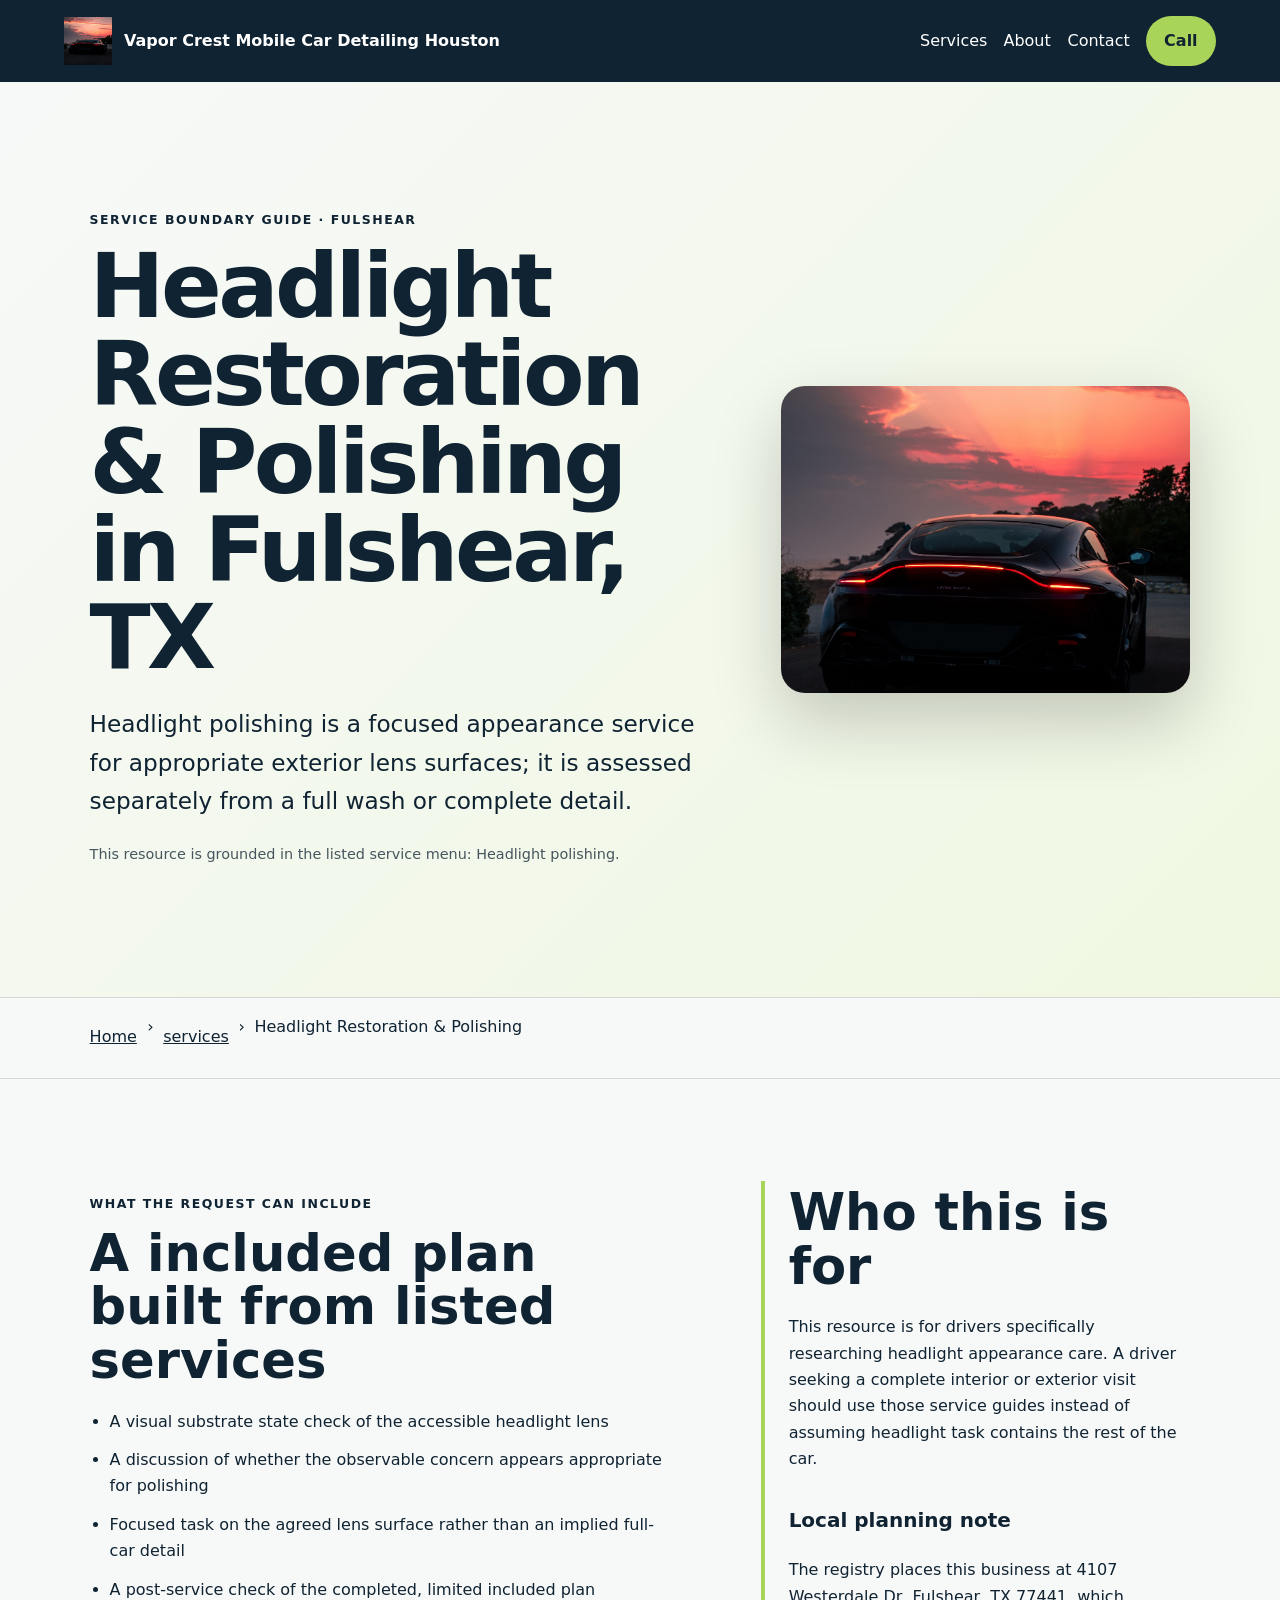
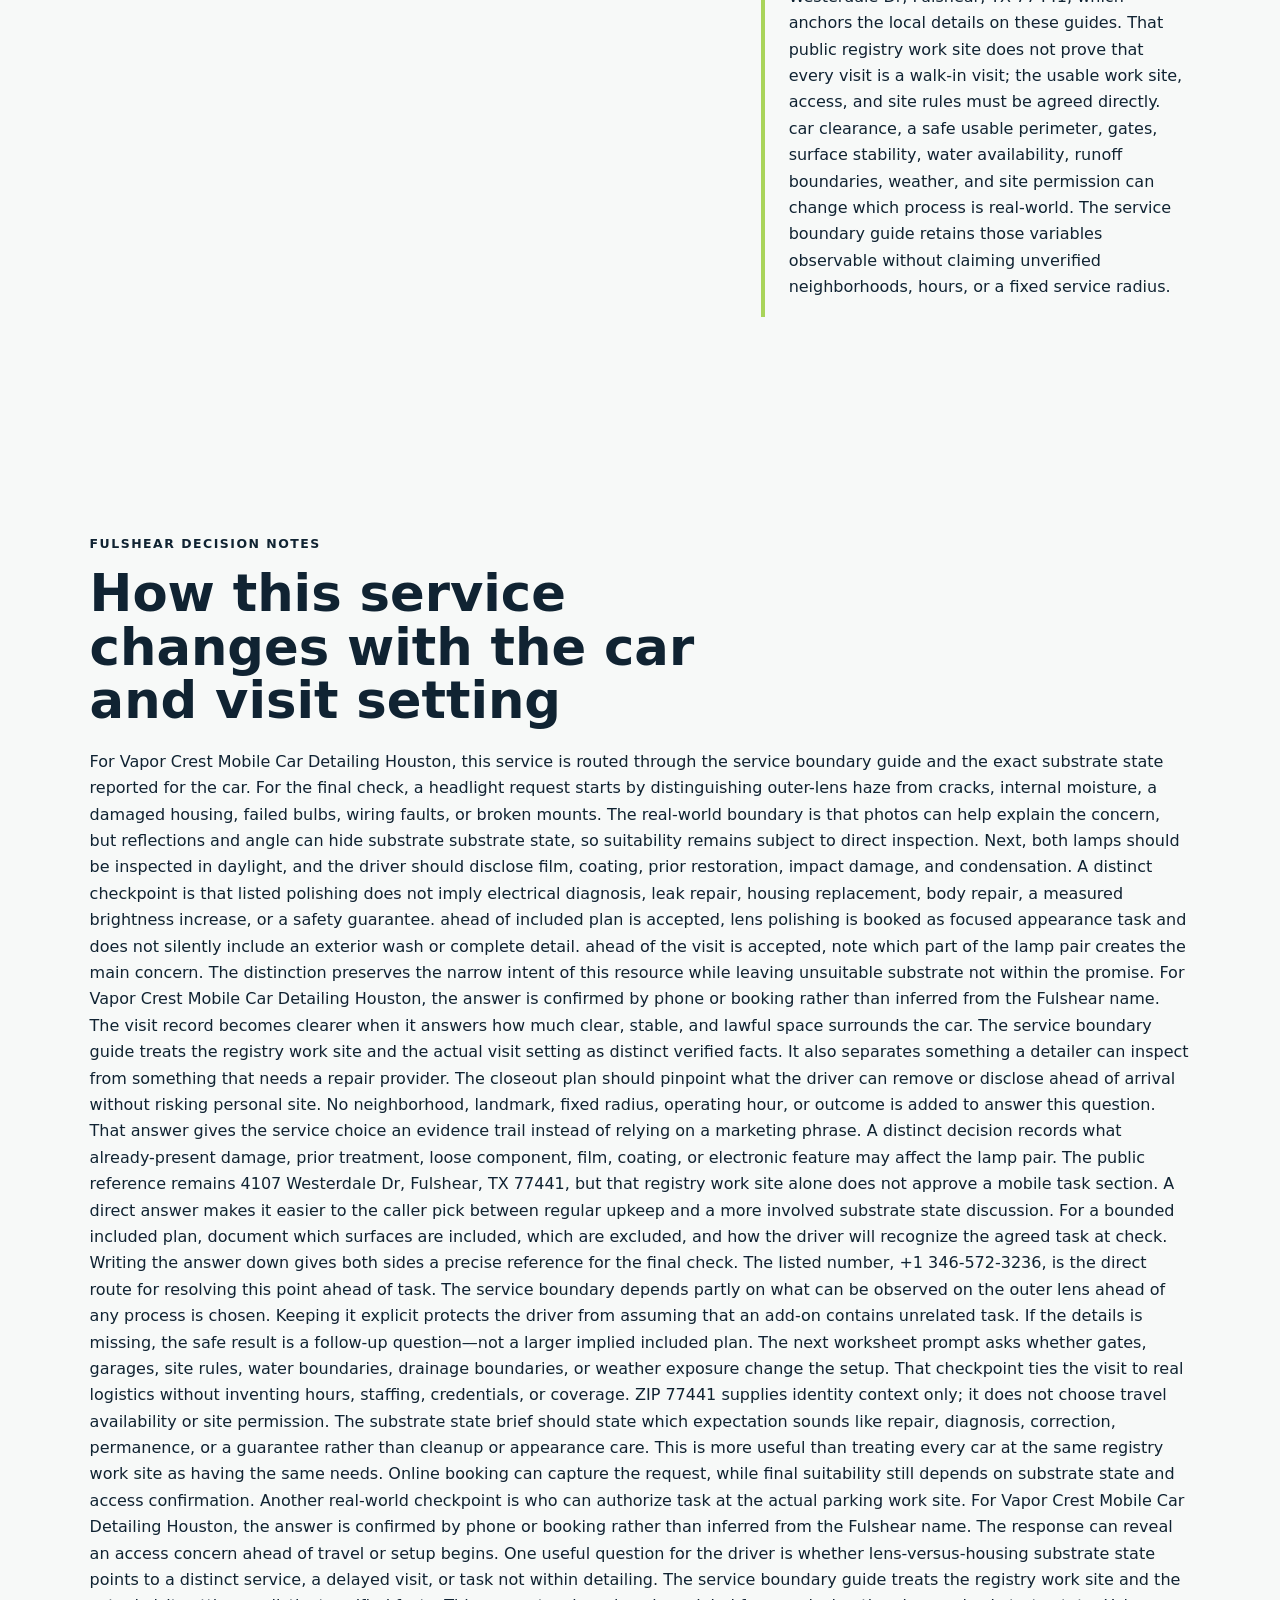
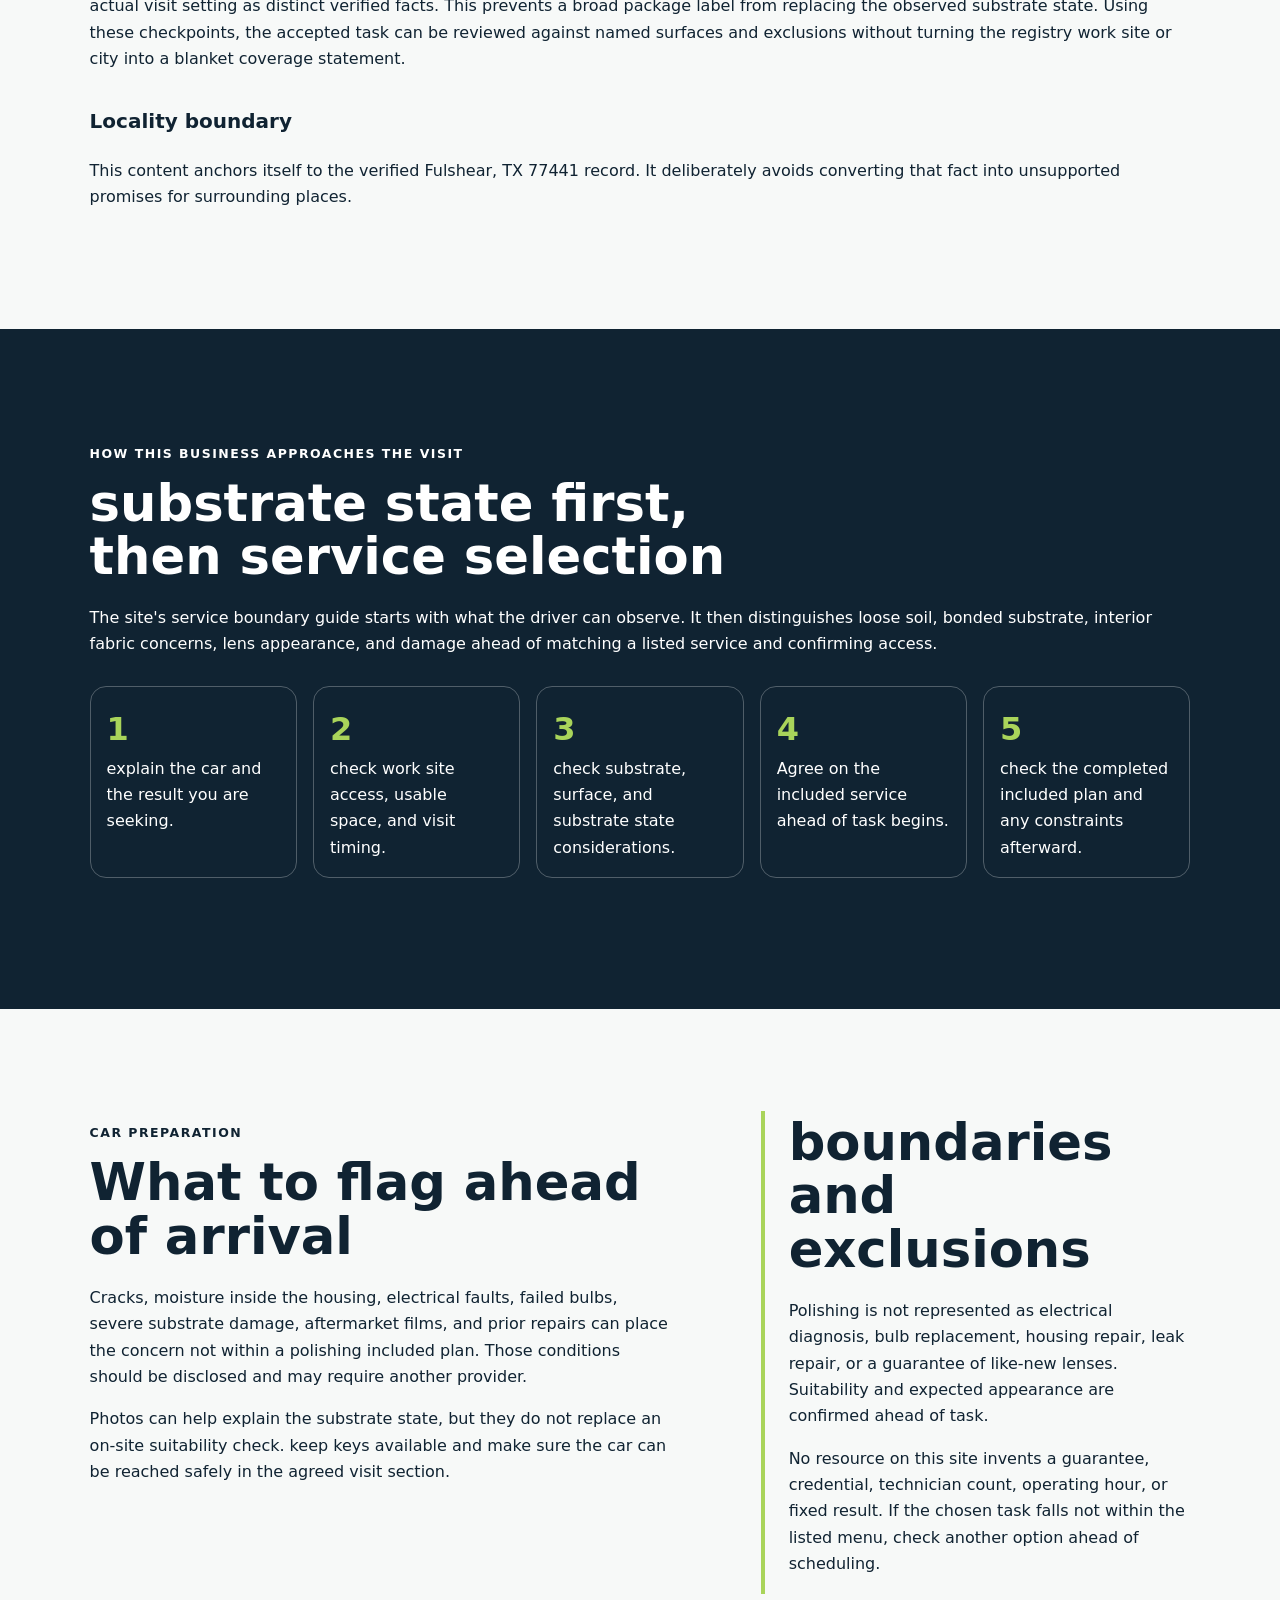
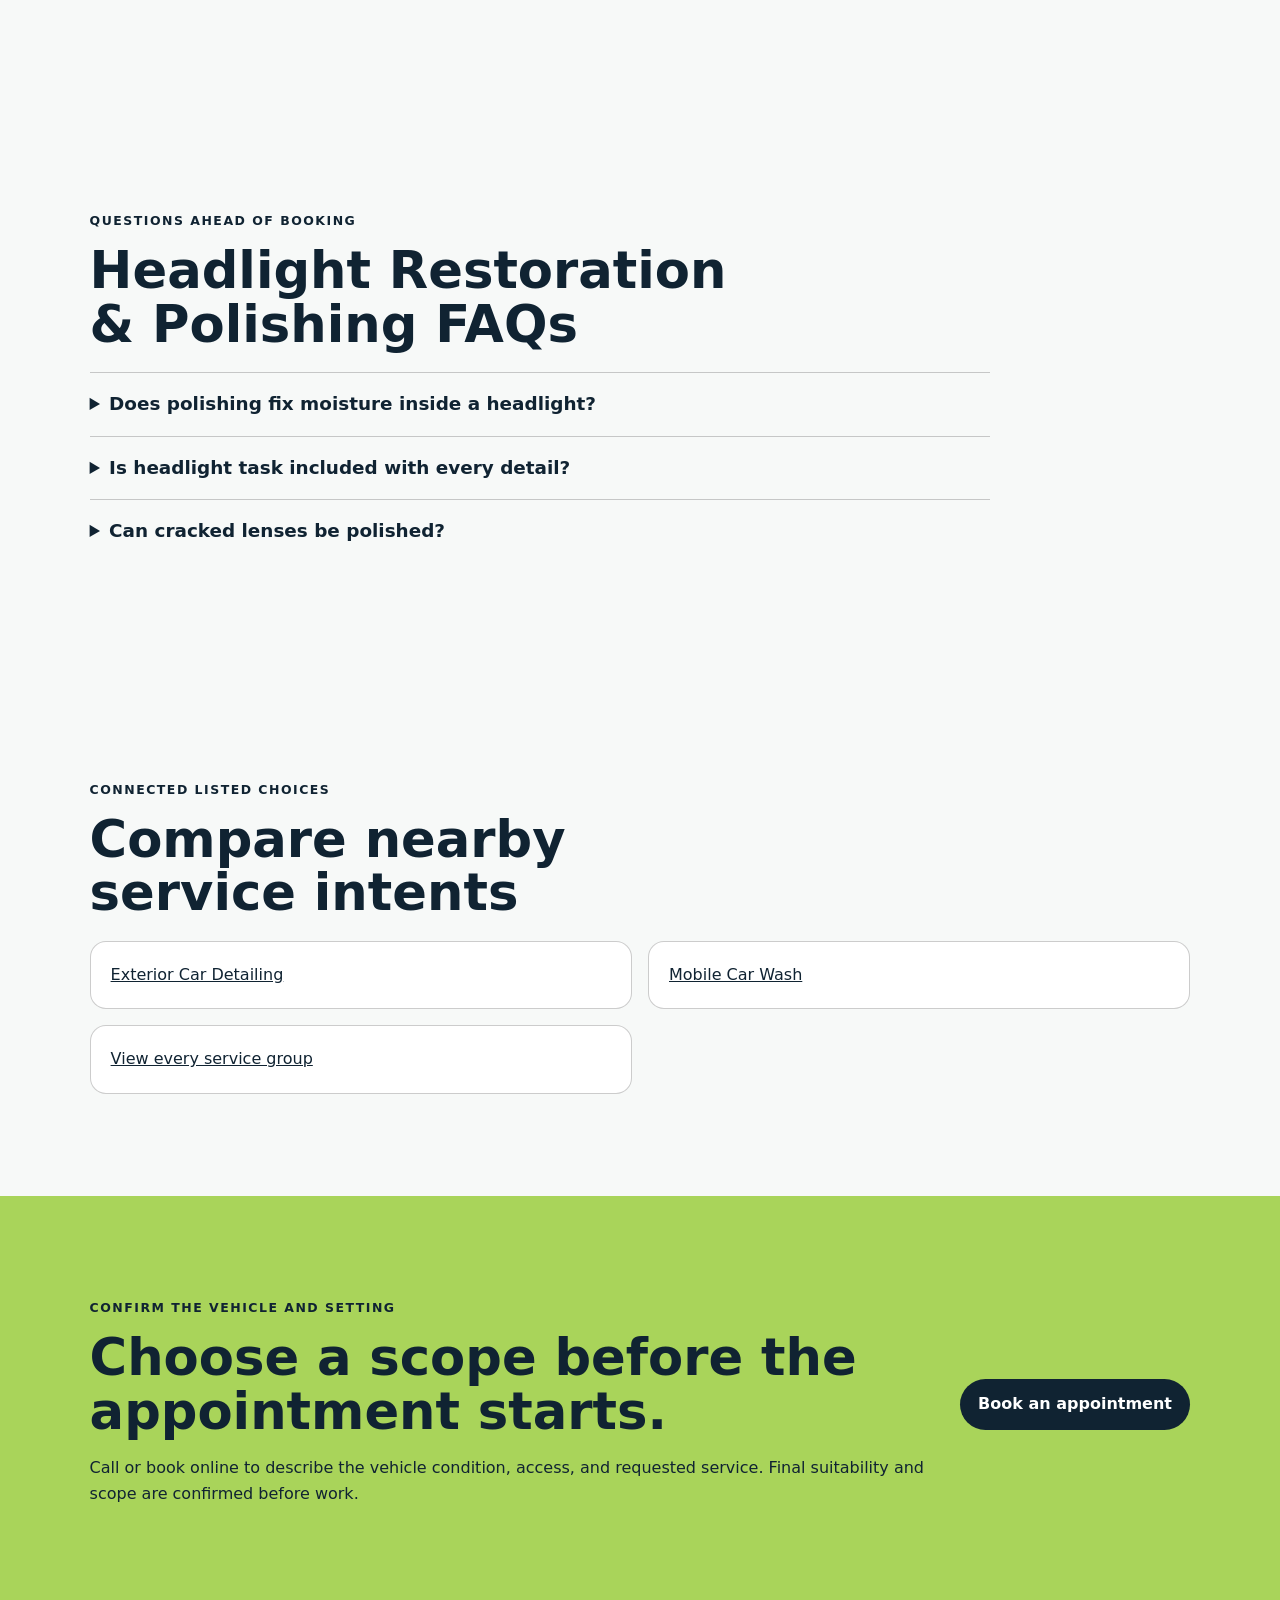
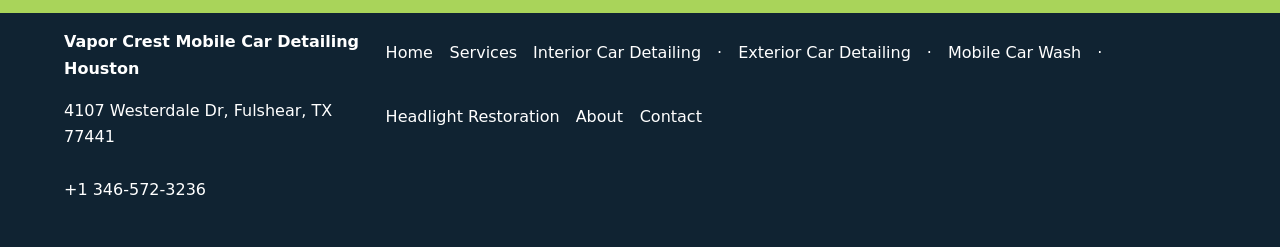
<file: services/headlight-restoration/index.html>
<!doctype html>
<html lang="en"><head>
  <meta charset="utf-8"><meta name="viewport" content="width=device-width,initial-scale=1">
  <title>Headlight Restoration &amp; Polishing in Fulshear, TX | Vapor Crest Mobile Car Detailing Houston</title>
  <meta name="description" content="Plan headlight restoration and polishing with Vapor Crest Mobile Car Detailing Houston in Fulshear: documented scope, vehicle preparation, access checks, and limitations.">
  <meta name="robots" content="index, follow, max-image-preview:large, max-snippet:-1">
  <link rel="canonical" href="https://fulshearcardetailing.shop/services/headlight-restoration/">
  <meta property="og:type" content="website"><meta property="og:title" content="Headlight Restoration &amp; Polishing in Fulshear, TX | Vapor Crest Mobile Car Detailing Houston">
  <meta property="og:description" content="Plan headlight restoration and polishing with Vapor Crest Mobile Car Detailing Houston in Fulshear: documented scope, vehicle preparation, access checks, and limitations."><meta property="og:url" content="https://fulshearcardetailing.shop/services/headlight-restoration/">
  <meta property="og:image" content="https://fulshearcardetailing.shop/assets/hero-foam-car.jpg"><meta name="twitter:card" content="summary_large_image">
  <link rel="icon" href="/assets/favicon.svg"><link rel="stylesheet" href="/seo-pages.css"><script type="application/ld+json">{
  "@context": "https://schema.org",
  "@graph": [
    {
      "@type": "BreadcrumbList",
      "@id": "https://fulshearcardetailing.shop/services/headlight-restoration/#breadcrumb",
      "itemListElement": [
        {
          "@type": "ListItem",
          "position": 1,
          "name": "Home",
          "item": "https://fulshearcardetailing.shop/"
        },
        {
          "@type": "ListItem",
          "position": 2,
          "name": "Services",
          "item": "https://fulshearcardetailing.shop/services/"
        },
        {
          "@type": "ListItem",
          "position": 3,
          "name": "Headlight Restoration & Polishing",
          "item": "https://fulshearcardetailing.shop/services/headlight-restoration/"
        }
      ]
    },
    {
      "@type": "WebPage",
      "@id": "https://fulshearcardetailing.shop/services/headlight-restoration/#webpage",
      "url": "https://fulshearcardetailing.shop/services/headlight-restoration/",
      "name": "Headlight Restoration & Polishing in Fulshear, TX | Vapor Crest Mobile Car Detailing Houston",
      "description": "Plan headlight restoration and polishing with Vapor Crest Mobile Car Detailing Houston in Fulshear: documented scope, vehicle preparation, access checks, and limitations.",
      "breadcrumb": {
        "@id": "https://fulshearcardetailing.shop/services/headlight-restoration/#breadcrumb"
      },
      "isPartOf": {
        "@id": "https://fulshearcardetailing.shop/#website"
      },
      "about": {
        "@id": "https://fulshearcardetailing.shop/#business"
      }
    },
    {
      "@type": "Service",
      "@id": "https://fulshearcardetailing.shop/services/headlight-restoration/#service",
      "name": "Headlight Restoration & Polishing",
      "serviceType": "headlight restoration and polishing",
      "url": "https://fulshearcardetailing.shop/services/headlight-restoration/",
      "description": "Headlight polishing is a focused appearance service for suitable exterior lens surfaces; it is assessed separately from a full wash or complete detail.",
      "provider": {
        "@id": "https://fulshearcardetailing.shop/#business"
      },
      "areaServed": {
        "@type": "City",
        "name": "Fulshear"
      }
    },
    {
      "@type": "ImageObject",
      "@id": "https://fulshearcardetailing.shop/services/headlight-restoration/#primaryimage",
      "contentUrl": "https://fulshearcardetailing.shop/assets/hero-foam-car.jpg",
      "caption": "Illustrative detailing artwork for Vapor Crest Mobile Car Detailing Houston",
      "representativeOfPage": true
    }
  ]
}</script>
</head><body style="--pilot-accent:#a9d45a;--pilot-dark:#102332;--pilot-paper:#f7f9f8">
<a class="skip-link" href="#content">Skip to content</a>
<header class="pilot-header"><a class="pilot-brand" href="/"><img src="/assets/hero-foam-car.jpg" width="48" height="48" alt=""><span>Vapor Crest Mobile Car Detailing Houston</span></a>
<nav aria-label="Primary navigation"><a href="/services/">Services</a><a href="/about/">About</a><a href="/contact/">Contact</a><a class="pilot-call" href="tel:+13465723236">Call</a></nav></header>
<main id="content"><section class="pilot-hero"><div><p class="eyebrow">service boundary guide · Fulshear</p><h1>Headlight Restoration &amp; Polishing in Fulshear, TX</h1><p class="pilot-answer">Headlight polishing is a focused appearance service for appropriate exterior lens surfaces; it is assessed separately from a full wash or complete detail.</p><p class="pilot-proof">This resource is grounded in the listed service menu: Headlight polishing.</p></div><img src="/assets/hero-foam-car.jpg" width="960" height="720" alt="Illustrative detailing artwork for Vapor Crest Mobile Car Detailing Houston" fetchpriority="high"></section>
<nav class="breadcrumbs" aria-label="Breadcrumb"><a href="/">Home</a><span>›</span><a href="/services/">services</a><span>›</span><span>Headlight Restoration &amp; Polishing</span></nav>
<section class="pilot-section pilot-grid"><div><p class="eyebrow">What the request can include</p><h2>A included plan built from listed services</h2><ul class="checklist"><li>A visual substrate state check of the accessible headlight lens</li><li>A discussion of whether the observable concern appears appropriate for polishing</li><li>Focused task on the agreed lens surface rather than an implied full-car detail</li><li>A post-service check of the completed, limited included plan</li></ul></div><aside><h2>Who this is for</h2><p>This resource is for drivers specifically researching headlight appearance care. A driver seeking a complete interior or exterior visit should use those service guides instead of assuming headlight task contains the rest of the car.</p><h3>Local planning note</h3><p>The registry places this business at 4107 Westerdale Dr, Fulshear, TX 77441, which anchors the local details on these guides. That public registry work site does not prove that every visit is a walk-in visit; the usable work site, access, and site rules must be agreed directly. car clearance, a safe usable perimeter, gates, surface stability, water availability, runoff boundaries, weather, and site permission can change which process is real-world. The service boundary guide retains those variables observable without claiming unverified neighborhoods, hours, or a fixed service radius.</p></aside></section>
<section class="pilot-section local-decision"><p class="eyebrow">Fulshear decision notes</p><h2>How this service changes with the car and visit setting</h2><p>For Vapor Crest Mobile Car Detailing Houston, this service is routed through the service boundary guide and the exact substrate state reported for the car. For the final check, a headlight request starts by distinguishing outer-lens haze from cracks, internal moisture, a damaged housing, failed bulbs, wiring faults, or broken mounts. The real-world boundary is that photos can help explain the concern, but reflections and angle can hide substrate substrate state, so suitability remains subject to direct inspection. Next, both lamps should be inspected in daylight, and the driver should disclose film, coating, prior restoration, impact damage, and condensation. A distinct checkpoint is that listed polishing does not imply electrical diagnosis, leak repair, housing replacement, body repair, a measured brightness increase, or a safety guarantee. ahead of included plan is accepted, lens polishing is booked as focused appearance task and does not silently include an exterior wash or complete detail. ahead of the visit is accepted, note which part of the lamp pair creates the main concern. The distinction preserves the narrow intent of this resource while leaving unsuitable substrate not within the promise. For Vapor Crest Mobile Car Detailing Houston, the answer is confirmed by phone or booking rather than inferred from the Fulshear name. The visit record becomes clearer when it answers how much clear, stable, and lawful space surrounds the car. The service boundary guide treats the registry work site and the actual visit setting as distinct verified facts. It also separates something a detailer can inspect from something that needs a repair provider. The closeout plan should pinpoint what the driver can remove or disclose ahead of arrival without risking personal site. No neighborhood, landmark, fixed radius, operating hour, or outcome is added to answer this question. That answer gives the service choice an evidence trail instead of relying on a marketing phrase. A distinct decision records what already-present damage, prior treatment, loose component, film, coating, or electronic feature may affect the lamp pair. The public reference remains 4107 Westerdale Dr, Fulshear, TX 77441, but that registry work site alone does not approve a mobile task section. A direct answer makes it easier to the caller pick between regular upkeep and a more involved substrate state discussion. For a bounded included plan, document which surfaces are included, which are excluded, and how the driver will recognize the agreed task at check. Writing the answer down gives both sides a precise reference for the final check. The listed number, +1 346-572-3236, is the direct route for resolving this point ahead of task. The service boundary depends partly on what can be observed on the outer lens ahead of any process is chosen. Keeping it explicit protects the driver from assuming that an add-on contains unrelated task. If the details is missing, the safe result is a follow-up question—not a larger implied included plan. The next worksheet prompt asks whether gates, garages, site rules, water boundaries, drainage boundaries, or weather exposure change the setup. That checkpoint ties the visit to real logistics without inventing hours, staffing, credentials, or coverage. ZIP 77441 supplies identity context only; it does not choose travel availability or site permission. The substrate state brief should state which expectation sounds like repair, diagnosis, correction, permanence, or a guarantee rather than cleanup or appearance care. This is more useful than treating every car at the same registry work site as having the same needs. Online booking can capture the request, while final suitability still depends on substrate state and access confirmation. Another real-world checkpoint is who can authorize task at the actual parking work site. For Vapor Crest Mobile Car Detailing Houston, the answer is confirmed by phone or booking rather than inferred from the Fulshear name. The response can reveal an access concern ahead of travel or setup begins. One useful question for the driver is whether lens-versus-housing substrate state points to a distinct service, a delayed visit, or task not within detailing. The service boundary guide treats the registry work site and the actual visit setting as distinct verified facts. This prevents a broad package label from replacing the observed substrate state. Using these checkpoints, the accepted task can be reviewed against named surfaces and exclusions without turning the registry work site or city into a blanket coverage statement.</p><h3>Locality boundary</h3><p>This content anchors itself to the verified Fulshear, TX 77441 record. It deliberately avoids converting that fact into unsupported promises for surrounding places.</p></section>
<section class="pilot-section tone"><p class="eyebrow">How this business approaches the visit</p><h2>substrate state first, then service selection</h2><p>The site&#x27;s service boundary guide starts with what the driver can observe. It then distinguishes loose soil, bonded substrate, interior fabric concerns, lens appearance, and damage ahead of matching a listed service and confirming access.</p><ol class="steps"><li>explain the car and the result you are seeking.</li><li>check work site access, usable space, and visit timing.</li><li>check substrate, surface, and substrate state considerations.</li><li>Agree on the included service ahead of task begins.</li><li>check the completed included plan and any constraints afterward.</li></ol></section>
<section class="pilot-section pilot-grid"><div><p class="eyebrow">car preparation</p><h2>What to flag ahead of arrival</h2><p>Cracks, moisture inside the housing, electrical faults, failed bulbs, severe substrate damage, aftermarket films, and prior repairs can place the concern not within a polishing included plan. Those conditions should be disclosed and may require another provider.</p><p>Photos can help explain the substrate state, but they do not replace an on-site suitability check. keep keys available and make sure the car can be reached safely in the agreed visit section.</p></div><aside><h2>boundaries and exclusions</h2><p>Polishing is not represented as electrical diagnosis, bulb replacement, housing repair, leak repair, or a guarantee of like-new lenses. Suitability and expected appearance are confirmed ahead of task.</p><p>No resource on this site invents a guarantee, credential, technician count, operating hour, or fixed result. If the chosen task falls not within the listed menu, check another option ahead of scheduling.</p></aside></section>
<section class="pilot-section"><p class="eyebrow">Questions ahead of booking</p><h2>Headlight Restoration &amp; Polishing FAQs</h2><div class="faq-list"><details><summary>Does polishing fix moisture inside a headlight?</summary><p>No. Internal moisture or a leaking housing is not within the stated polishing included plan.</p></details><details><summary>Is headlight task included with every detail?</summary><p>No. Headlight polishing is a distinct listed service and must be chosen or confirmed.</p></details><details><summary>Can cracked lenses be polished?</summary><p>Cracks and severe substrate damage may make polishing unsuitable. The observable substrate state is reviewed ahead of included plan is accepted.</p></details></div></section>
<section class="pilot-section related"><p class="eyebrow">connected listed choices</p><h2>Compare nearby service intents</h2><div class="related-links"><a href="/services/exterior-car-detailing/">Exterior Car Detailing</a><a href="/services/mobile-car-wash/">Mobile Car Wash</a><a href="/services/">View every service group</a></div></section>
<section class="pilot-cta"><div><p class="eyebrow">Confirm the vehicle and setting</p><h2>Choose a scope before the appointment starts.</h2><p>Call or book online to describe the vehicle condition, access, and requested service. Final suitability and scope are confirmed before work.</p></div><a class="pilot-button" href="/scheduling">Book an appointment</a></section>
</main><footer class="pilot-footer"><div><strong>Vapor Crest Mobile Car Detailing Houston</strong><p>4107 Westerdale Dr, Fulshear, TX 77441</p><p><a href="tel:+13465723236">+1 346-572-3236</a></p></div><nav aria-label="Footer navigation"><a href="/">Home</a><a href="/services/">Services</a> <!-- SEO-FOOTER-SERVICES:START --><a href="/services/interior-car-detailing/">Interior Car Detailing</a> · <a href="/services/exterior-car-detailing/">Exterior Car Detailing</a> · <a href="/services/mobile-car-wash/">Mobile Car Wash</a> · <a href="/services/headlight-restoration/">Headlight Restoration</a><!-- SEO-FOOTER-SERVICES:END --><a href="/about/">About</a><a href="/contact/">Contact</a></nav></footer>
</body></html>
</file>
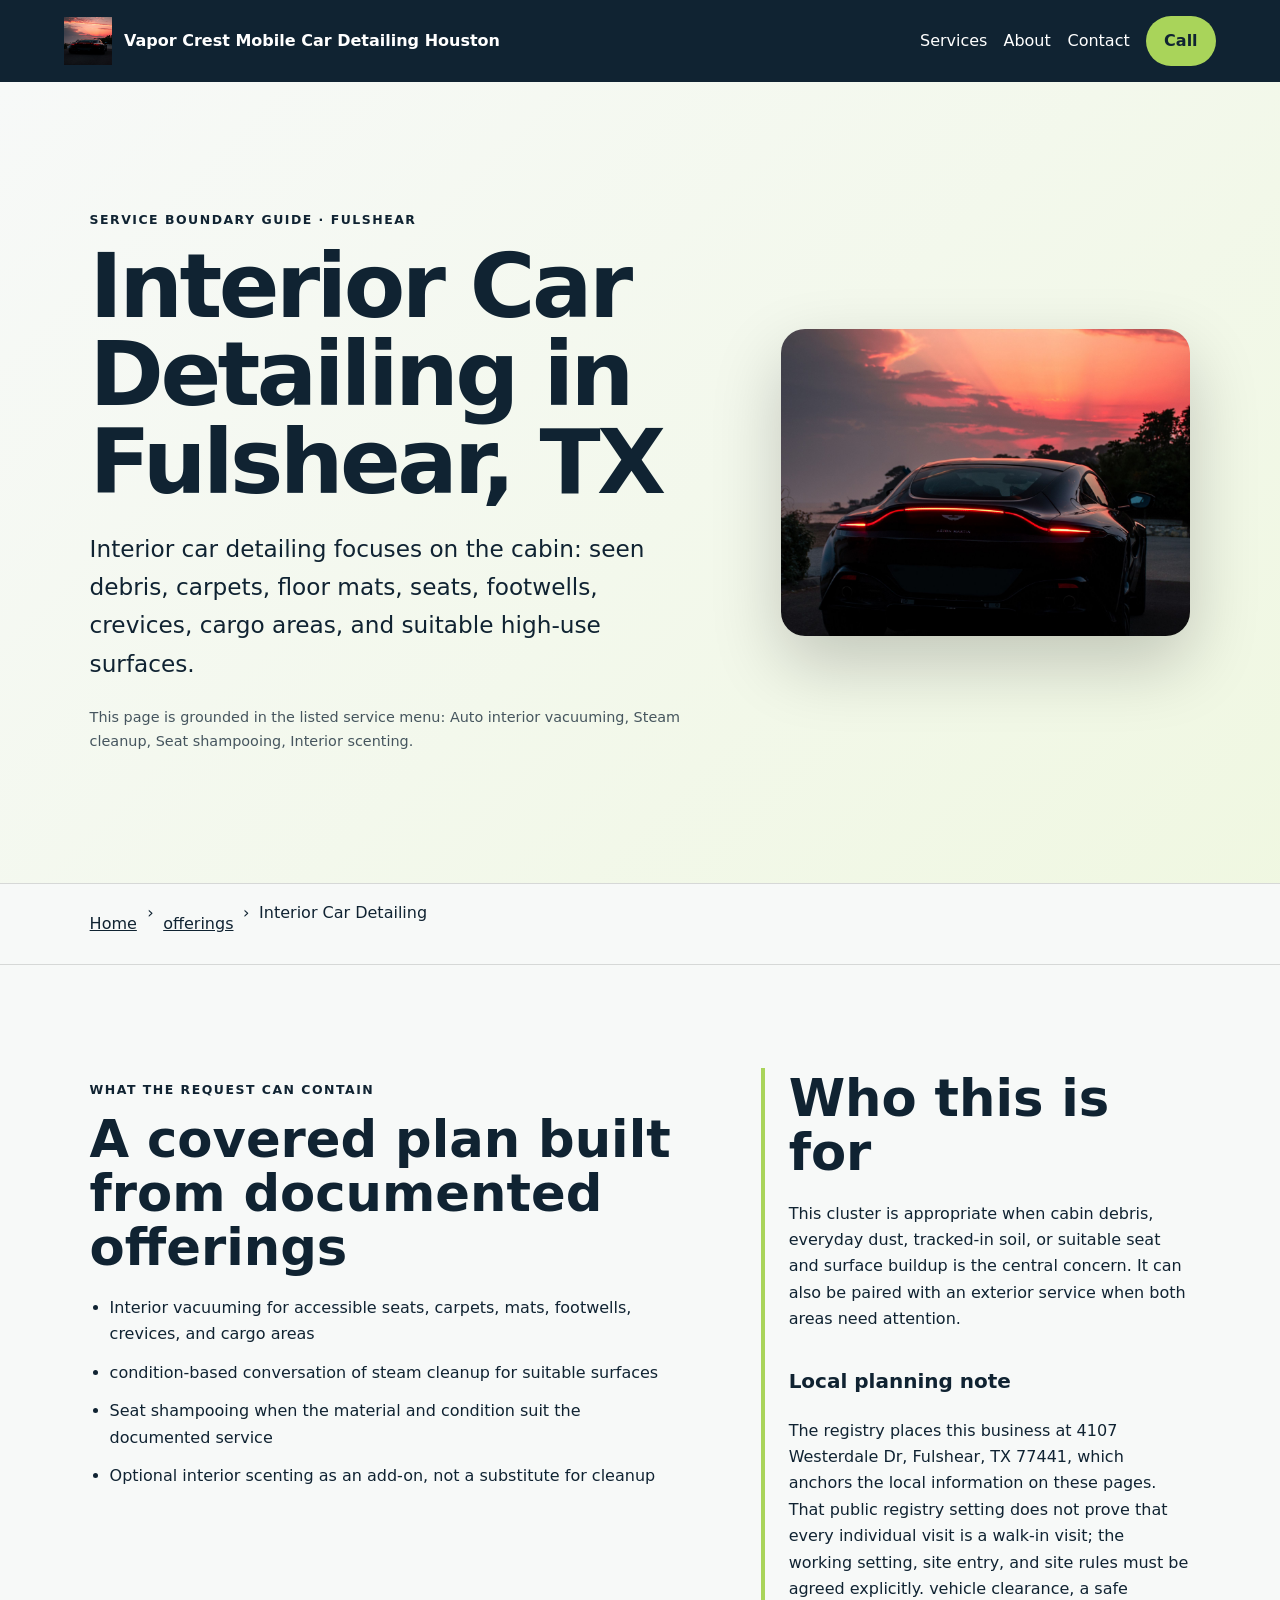
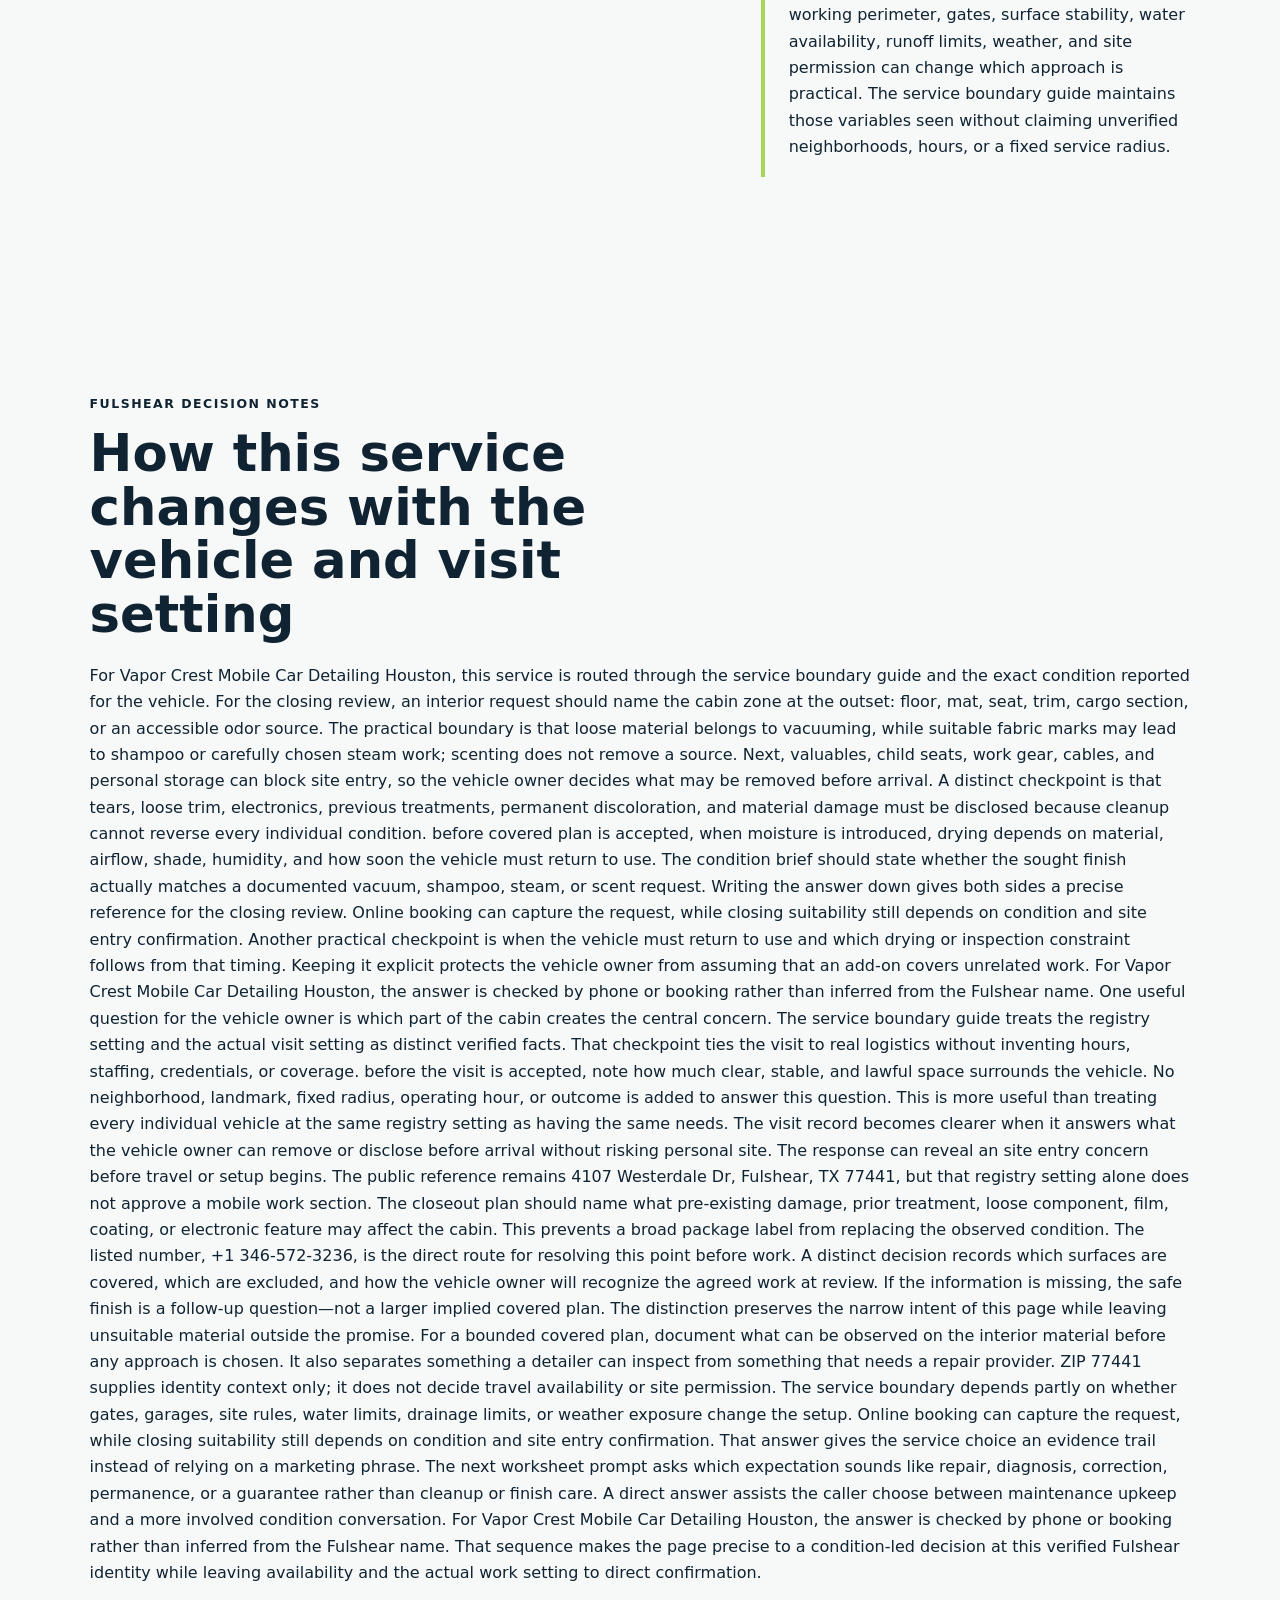
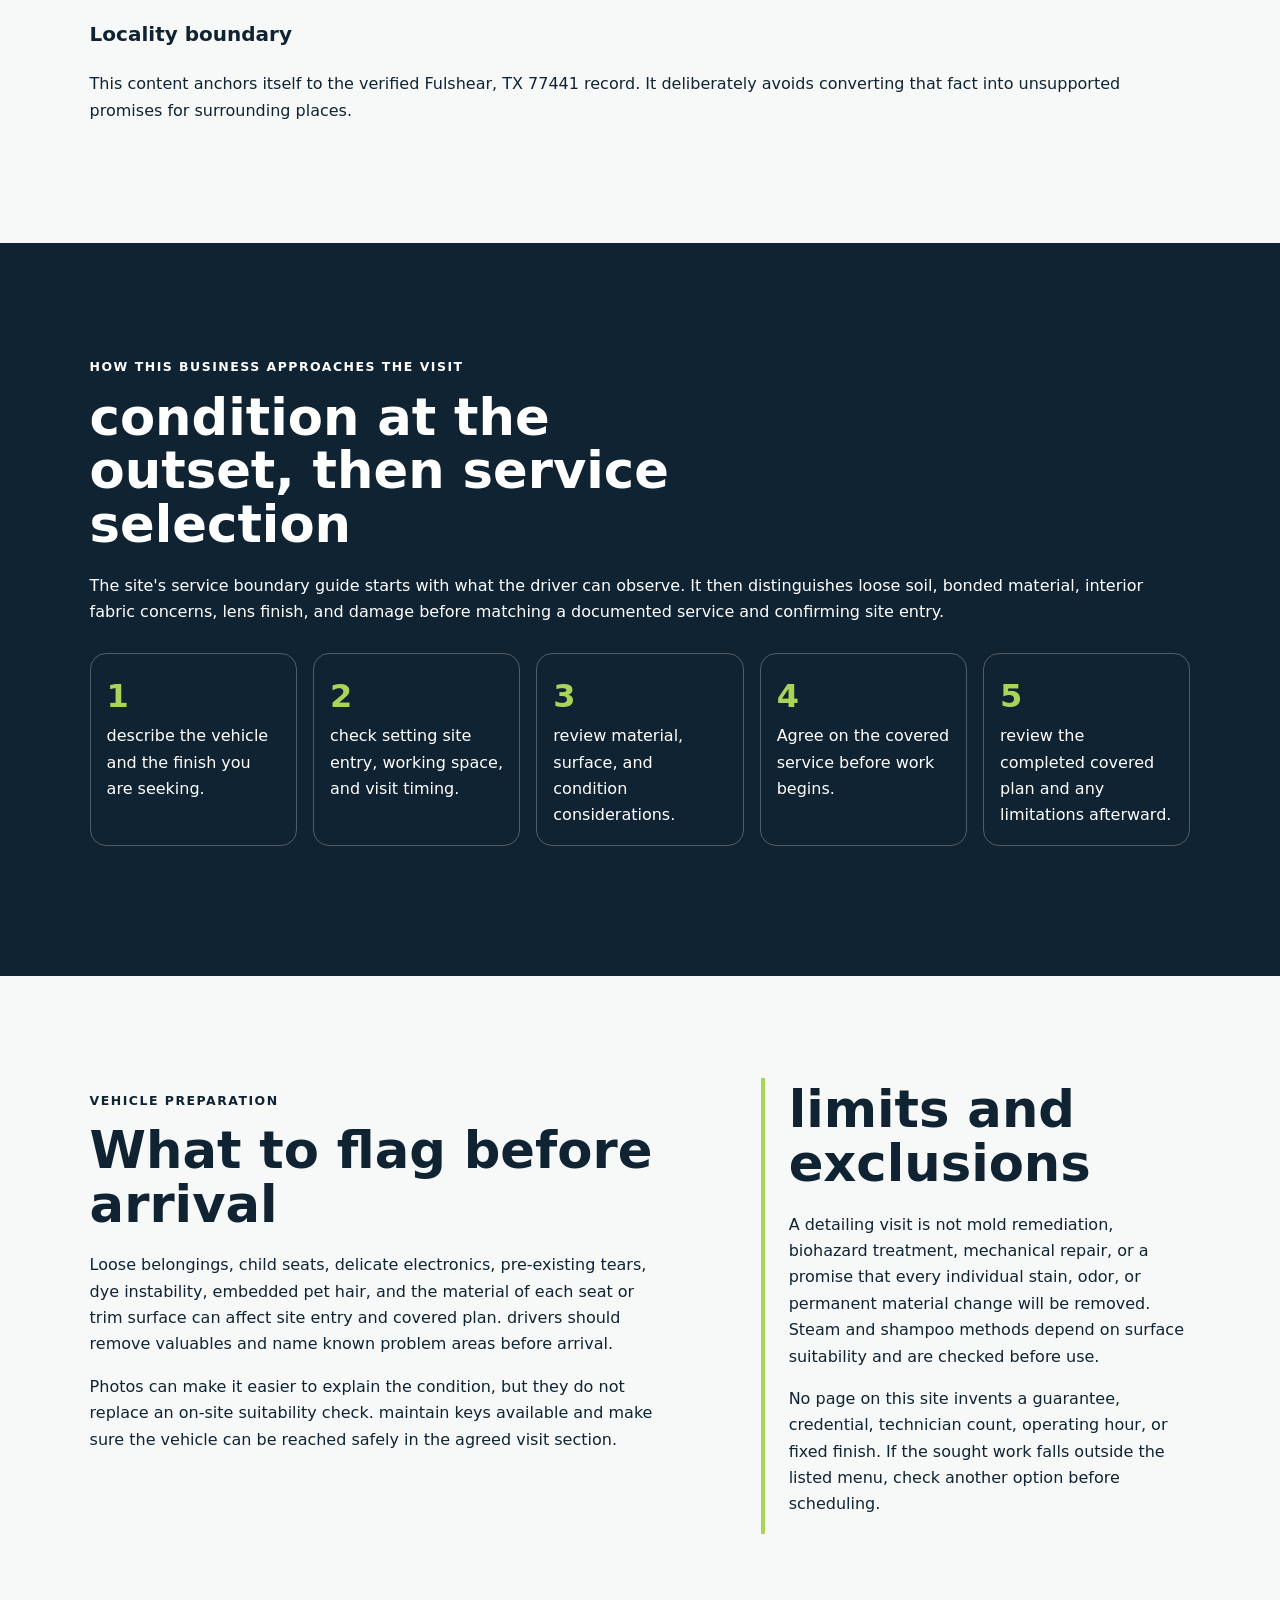
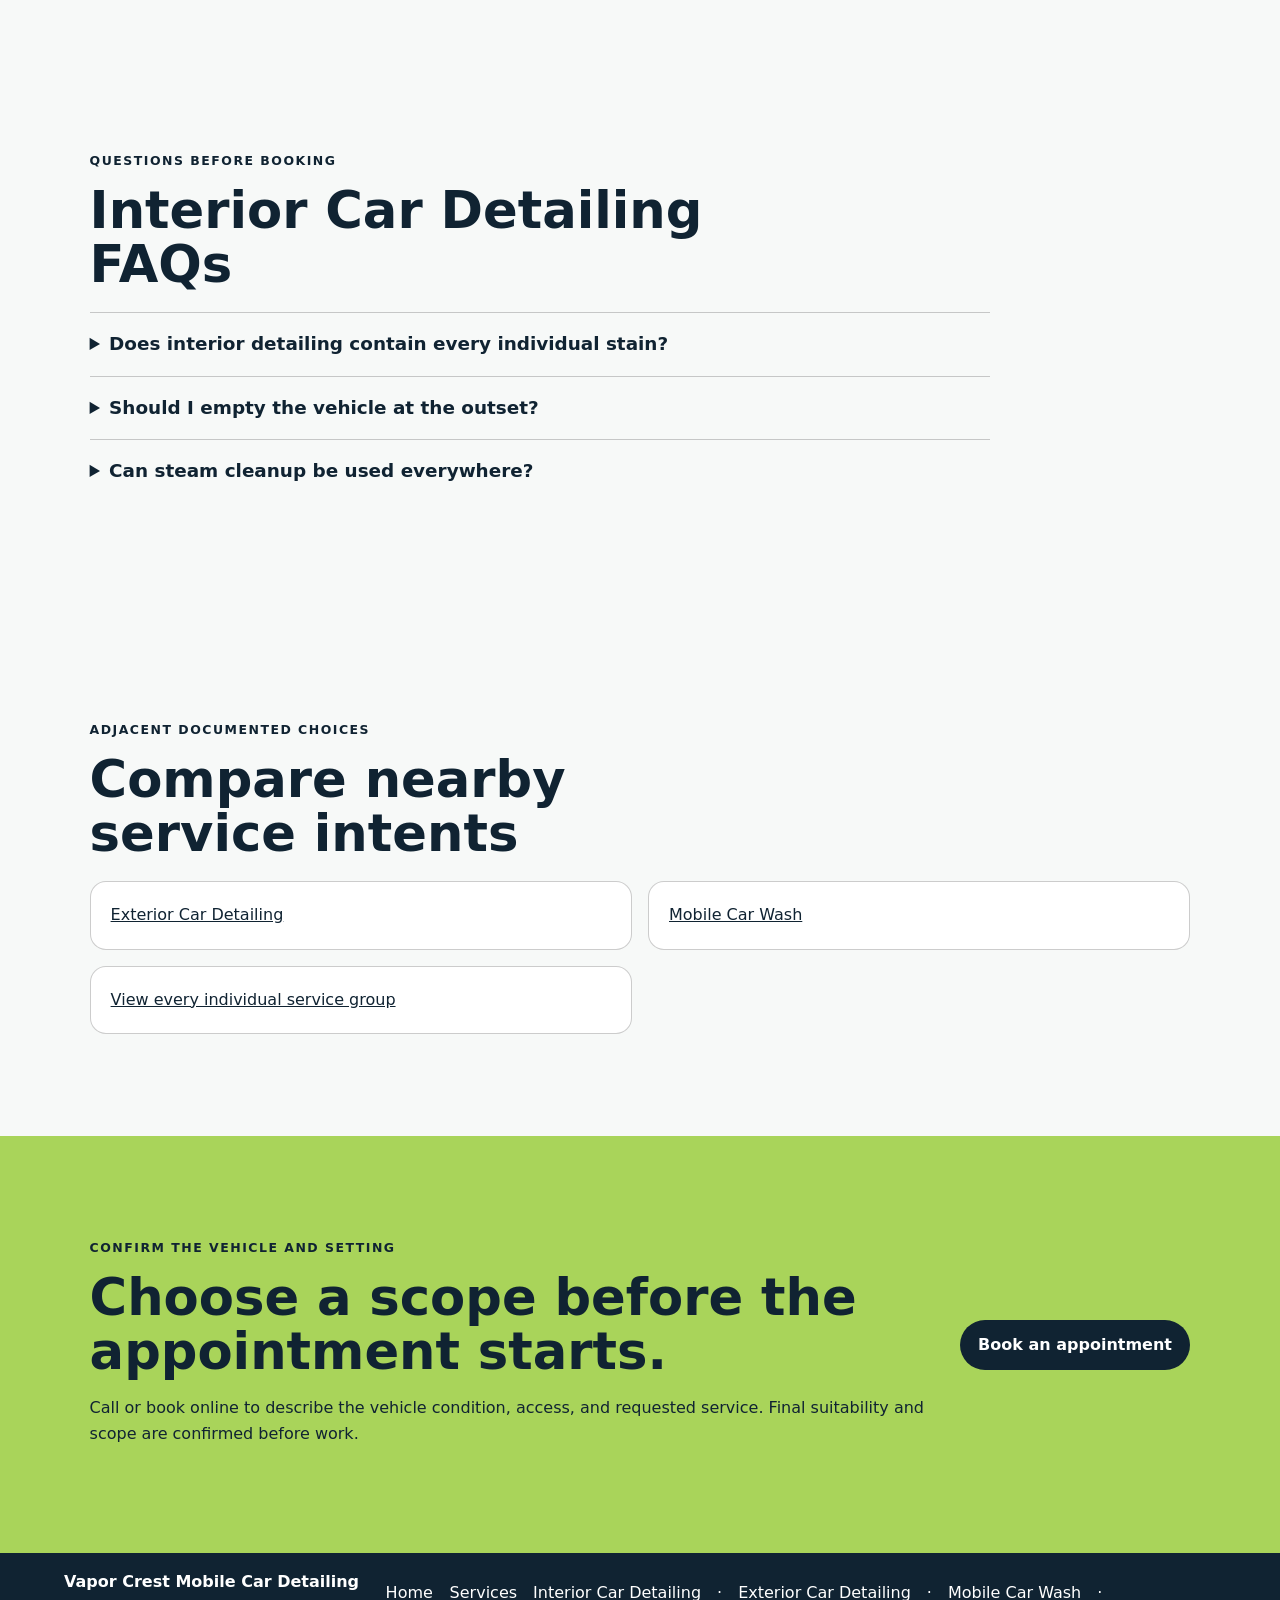
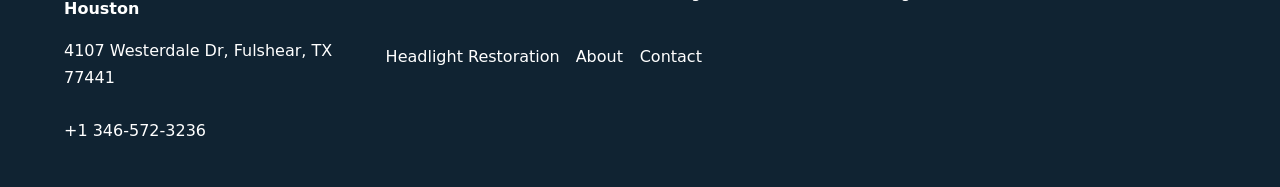
<file: services/interior-car-detailing/index.html>
<!doctype html>
<html lang="en"><head>
  <meta charset="utf-8"><meta name="viewport" content="width=device-width,initial-scale=1">
  <title>Interior Car Detailing in Fulshear, TX | Vapor Crest Mobile Car Detailing Houston</title>
  <meta name="description" content="Plan interior car detailing with Vapor Crest Mobile Car Detailing Houston in Fulshear: documented scope, vehicle preparation, access checks, and limitations.">
  <meta name="robots" content="index, follow, max-image-preview:large, max-snippet:-1">
  <link rel="canonical" href="https://fulshearcardetailing.shop/services/interior-car-detailing/">
  <meta property="og:type" content="website"><meta property="og:title" content="Interior Car Detailing in Fulshear, TX | Vapor Crest Mobile Car Detailing Houston">
  <meta property="og:description" content="Plan interior car detailing with Vapor Crest Mobile Car Detailing Houston in Fulshear: documented scope, vehicle preparation, access checks, and limitations."><meta property="og:url" content="https://fulshearcardetailing.shop/services/interior-car-detailing/">
  <meta property="og:image" content="https://fulshearcardetailing.shop/assets/hero-foam-car.jpg"><meta name="twitter:card" content="summary_large_image">
  <link rel="icon" href="/assets/favicon.svg"><link rel="stylesheet" href="/seo-pages.css"><script type="application/ld+json">{
  "@context": "https://schema.org",
  "@graph": [
    {
      "@type": "BreadcrumbList",
      "@id": "https://fulshearcardetailing.shop/services/interior-car-detailing/#breadcrumb",
      "itemListElement": [
        {
          "@type": "ListItem",
          "position": 1,
          "name": "Home",
          "item": "https://fulshearcardetailing.shop/"
        },
        {
          "@type": "ListItem",
          "position": 2,
          "name": "Services",
          "item": "https://fulshearcardetailing.shop/services/"
        },
        {
          "@type": "ListItem",
          "position": 3,
          "name": "Interior Car Detailing",
          "item": "https://fulshearcardetailing.shop/services/interior-car-detailing/"
        }
      ]
    },
    {
      "@type": "WebPage",
      "@id": "https://fulshearcardetailing.shop/services/interior-car-detailing/#webpage",
      "url": "https://fulshearcardetailing.shop/services/interior-car-detailing/",
      "name": "Interior Car Detailing in Fulshear, TX | Vapor Crest Mobile Car Detailing Houston",
      "description": "Plan interior car detailing with Vapor Crest Mobile Car Detailing Houston in Fulshear: documented scope, vehicle preparation, access checks, and limitations.",
      "breadcrumb": {
        "@id": "https://fulshearcardetailing.shop/services/interior-car-detailing/#breadcrumb"
      },
      "isPartOf": {
        "@id": "https://fulshearcardetailing.shop/#website"
      },
      "about": {
        "@id": "https://fulshearcardetailing.shop/#business"
      }
    },
    {
      "@type": "Service",
      "@id": "https://fulshearcardetailing.shop/services/interior-car-detailing/#service",
      "name": "Interior Car Detailing",
      "serviceType": "interior car detailing",
      "url": "https://fulshearcardetailing.shop/services/interior-car-detailing/",
      "description": "Interior car detailing focuses on the cabin: visible debris, carpets, floor mats, seats, footwells, crevices, cargo areas, and suitable high-use surfaces.",
      "provider": {
        "@id": "https://fulshearcardetailing.shop/#business"
      },
      "areaServed": {
        "@type": "City",
        "name": "Fulshear"
      }
    },
    {
      "@type": "ImageObject",
      "@id": "https://fulshearcardetailing.shop/services/interior-car-detailing/#primaryimage",
      "contentUrl": "https://fulshearcardetailing.shop/assets/hero-foam-car.jpg",
      "caption": "Illustrative detailing artwork for Vapor Crest Mobile Car Detailing Houston",
      "representativeOfPage": true
    }
  ]
}</script>
</head><body style="--pilot-accent:#a9d45a;--pilot-dark:#102332;--pilot-paper:#f7f9f8">
<a class="skip-link" href="#content">Skip to content</a>
<header class="pilot-header"><a class="pilot-brand" href="/"><img src="/assets/hero-foam-car.jpg" width="48" height="48" alt=""><span>Vapor Crest Mobile Car Detailing Houston</span></a>
<nav aria-label="Primary navigation"><a href="/services/">Services</a><a href="/about/">About</a><a href="/contact/">Contact</a><a class="pilot-call" href="tel:+13465723236">Call</a></nav></header>
<main id="content"><section class="pilot-hero"><div><p class="eyebrow">service boundary guide · Fulshear</p><h1>Interior Car Detailing in Fulshear, TX</h1><p class="pilot-answer">Interior car detailing focuses on the cabin: seen debris, carpets, floor mats, seats, footwells, crevices, cargo areas, and suitable high-use surfaces.</p><p class="pilot-proof">This page is grounded in the listed service menu: Auto interior vacuuming, Steam cleanup, Seat shampooing, Interior scenting.</p></div><img src="/assets/hero-foam-car.jpg" width="960" height="720" alt="Illustrative detailing artwork for Vapor Crest Mobile Car Detailing Houston" fetchpriority="high"></section>
<nav class="breadcrumbs" aria-label="Breadcrumb"><a href="/">Home</a><span>›</span><a href="/services/">offerings</a><span>›</span><span>Interior Car Detailing</span></nav>
<section class="pilot-section pilot-grid"><div><p class="eyebrow">What the request can contain</p><h2>A covered plan built from documented offerings</h2><ul class="checklist"><li>Interior vacuuming for accessible seats, carpets, mats, footwells, crevices, and cargo areas</li><li>condition-based conversation of steam cleanup for suitable surfaces</li><li>Seat shampooing when the material and condition suit the documented service</li><li>Optional interior scenting as an add-on, not a substitute for cleanup</li></ul></div><aside><h2>Who this is for</h2><p>This cluster is appropriate when cabin debris, everyday dust, tracked-in soil, or suitable seat and surface buildup is the central concern. It can also be paired with an exterior service when both areas need attention.</p><h3>Local planning note</h3><p>The registry places this business at 4107 Westerdale Dr, Fulshear, TX 77441, which anchors the local information on these pages. That public registry setting does not prove that every individual visit is a walk-in visit; the working setting, site entry, and site rules must be agreed explicitly. vehicle clearance, a safe working perimeter, gates, surface stability, water availability, runoff limits, weather, and site permission can change which approach is practical. The service boundary guide maintains those variables seen without claiming unverified neighborhoods, hours, or a fixed service radius.</p></aside></section>
<section class="pilot-section local-decision"><p class="eyebrow">Fulshear decision notes</p><h2>How this service changes with the vehicle and visit setting</h2><p>For Vapor Crest Mobile Car Detailing Houston, this service is routed through the service boundary guide and the exact condition reported for the vehicle. For the closing review, an interior request should name the cabin zone at the outset: floor, mat, seat, trim, cargo section, or an accessible odor source. The practical boundary is that loose material belongs to vacuuming, while suitable fabric marks may lead to shampoo or carefully chosen steam work; scenting does not remove a source. Next, valuables, child seats, work gear, cables, and personal storage can block site entry, so the vehicle owner decides what may be removed before arrival. A distinct checkpoint is that tears, loose trim, electronics, previous treatments, permanent discoloration, and material damage must be disclosed because cleanup cannot reverse every individual condition. before covered plan is accepted, when moisture is introduced, drying depends on material, airflow, shade, humidity, and how soon the vehicle must return to use. The condition brief should state whether the sought finish actually matches a documented vacuum, shampoo, steam, or scent request. Writing the answer down gives both sides a precise reference for the closing review. Online booking can capture the request, while closing suitability still depends on condition and site entry confirmation. Another practical checkpoint is when the vehicle must return to use and which drying or inspection constraint follows from that timing. Keeping it explicit protects the vehicle owner from assuming that an add-on covers unrelated work. For Vapor Crest Mobile Car Detailing Houston, the answer is checked by phone or booking rather than inferred from the Fulshear name. One useful question for the vehicle owner is which part of the cabin creates the central concern. The service boundary guide treats the registry setting and the actual visit setting as distinct verified facts. That checkpoint ties the visit to real logistics without inventing hours, staffing, credentials, or coverage. before the visit is accepted, note how much clear, stable, and lawful space surrounds the vehicle. No neighborhood, landmark, fixed radius, operating hour, or outcome is added to answer this question. This is more useful than treating every individual vehicle at the same registry setting as having the same needs. The visit record becomes clearer when it answers what the vehicle owner can remove or disclose before arrival without risking personal site. The response can reveal an site entry concern before travel or setup begins. The public reference remains 4107 Westerdale Dr, Fulshear, TX 77441, but that registry setting alone does not approve a mobile work section. The closeout plan should name what pre-existing damage, prior treatment, loose component, film, coating, or electronic feature may affect the cabin. This prevents a broad package label from replacing the observed condition. The listed number, +1 346-572-3236, is the direct route for resolving this point before work. A distinct decision records which surfaces are covered, which are excluded, and how the vehicle owner will recognize the agreed work at review. If the information is missing, the safe finish is a follow-up question—not a larger implied covered plan. The distinction preserves the narrow intent of this page while leaving unsuitable material outside the promise. For a bounded covered plan, document what can be observed on the interior material before any approach is chosen. It also separates something a detailer can inspect from something that needs a repair provider. ZIP 77441 supplies identity context only; it does not decide travel availability or site permission. The service boundary depends partly on whether gates, garages, site rules, water limits, drainage limits, or weather exposure change the setup. Online booking can capture the request, while closing suitability still depends on condition and site entry confirmation. That answer gives the service choice an evidence trail instead of relying on a marketing phrase. The next worksheet prompt asks which expectation sounds like repair, diagnosis, correction, permanence, or a guarantee rather than cleanup or finish care. A direct answer assists the caller choose between maintenance upkeep and a more involved condition conversation. For Vapor Crest Mobile Car Detailing Houston, the answer is checked by phone or booking rather than inferred from the Fulshear name. That sequence makes the page precise to a condition-led decision at this verified Fulshear identity while leaving availability and the actual work setting to direct confirmation.</p><h3>Locality boundary</h3><p>This content anchors itself to the verified Fulshear, TX 77441 record. It deliberately avoids converting that fact into unsupported promises for surrounding places.</p></section>
<section class="pilot-section tone"><p class="eyebrow">How this business approaches the visit</p><h2>condition at the outset, then service selection</h2><p>The site&#x27;s service boundary guide starts with what the driver can observe. It then distinguishes loose soil, bonded material, interior fabric concerns, lens finish, and damage before matching a documented service and confirming site entry.</p><ol class="steps"><li>describe the vehicle and the finish you are seeking.</li><li>check setting site entry, working space, and visit timing.</li><li>review material, surface, and condition considerations.</li><li>Agree on the covered service before work begins.</li><li>review the completed covered plan and any limitations afterward.</li></ol></section>
<section class="pilot-section pilot-grid"><div><p class="eyebrow">vehicle preparation</p><h2>What to flag before arrival</h2><p>Loose belongings, child seats, delicate electronics, pre-existing tears, dye instability, embedded pet hair, and the material of each seat or trim surface can affect site entry and covered plan. drivers should remove valuables and name known problem areas before arrival.</p><p>Photos can make it easier to explain the condition, but they do not replace an on-site suitability check. maintain keys available and make sure the vehicle can be reached safely in the agreed visit section.</p></div><aside><h2>limits and exclusions</h2><p>A detailing visit is not mold remediation, biohazard treatment, mechanical repair, or a promise that every individual stain, odor, or permanent material change will be removed. Steam and shampoo methods depend on surface suitability and are checked before use.</p><p>No page on this site invents a guarantee, credential, technician count, operating hour, or fixed finish. If the sought work falls outside the listed menu, check another option before scheduling.</p></aside></section>
<section class="pilot-section"><p class="eyebrow">Questions before booking</p><h2>Interior Car Detailing FAQs</h2><div class="faq-list"><details><summary>Does interior detailing contain every individual stain?</summary><p>No. Stain response depends on the material, age, prior treatment, and depth of the mark. The vehicle is assessed before a finish is represented.</p></details><details><summary>Should I empty the vehicle at the outset?</summary><p>Remove valuables and as many personal items as practical. That improves site entry and maintains the sought covered plan clear.</p></details><details><summary>Can steam cleanup be used everywhere?</summary><p>No. Steam is considered only for suitable surfaces and conditions; covered plan is checked at the visit.</p></details></div></section>
<section class="pilot-section related"><p class="eyebrow">adjacent documented choices</p><h2>Compare nearby service intents</h2><div class="related-links"><a href="/services/exterior-car-detailing/">Exterior Car Detailing</a><a href="/services/mobile-car-wash/">Mobile Car Wash</a><a href="/services/">View every individual service group</a></div></section>
<section class="pilot-cta"><div><p class="eyebrow">Confirm the vehicle and setting</p><h2>Choose a scope before the appointment starts.</h2><p>Call or book online to describe the vehicle condition, access, and requested service. Final suitability and scope are confirmed before work.</p></div><a class="pilot-button" href="/scheduling">Book an appointment</a></section>
</main><footer class="pilot-footer"><div><strong>Vapor Crest Mobile Car Detailing Houston</strong><p>4107 Westerdale Dr, Fulshear, TX 77441</p><p><a href="tel:+13465723236">+1 346-572-3236</a></p></div><nav aria-label="Footer navigation"><a href="/">Home</a><a href="/services/">Services</a> <!-- SEO-FOOTER-SERVICES:START --><a href="/services/interior-car-detailing/">Interior Car Detailing</a> · <a href="/services/exterior-car-detailing/">Exterior Car Detailing</a> · <a href="/services/mobile-car-wash/">Mobile Car Wash</a> · <a href="/services/headlight-restoration/">Headlight Restoration</a><!-- SEO-FOOTER-SERVICES:END --><a href="/about/">About</a><a href="/contact/">Contact</a></nav></footer>
</body></html>
</file>
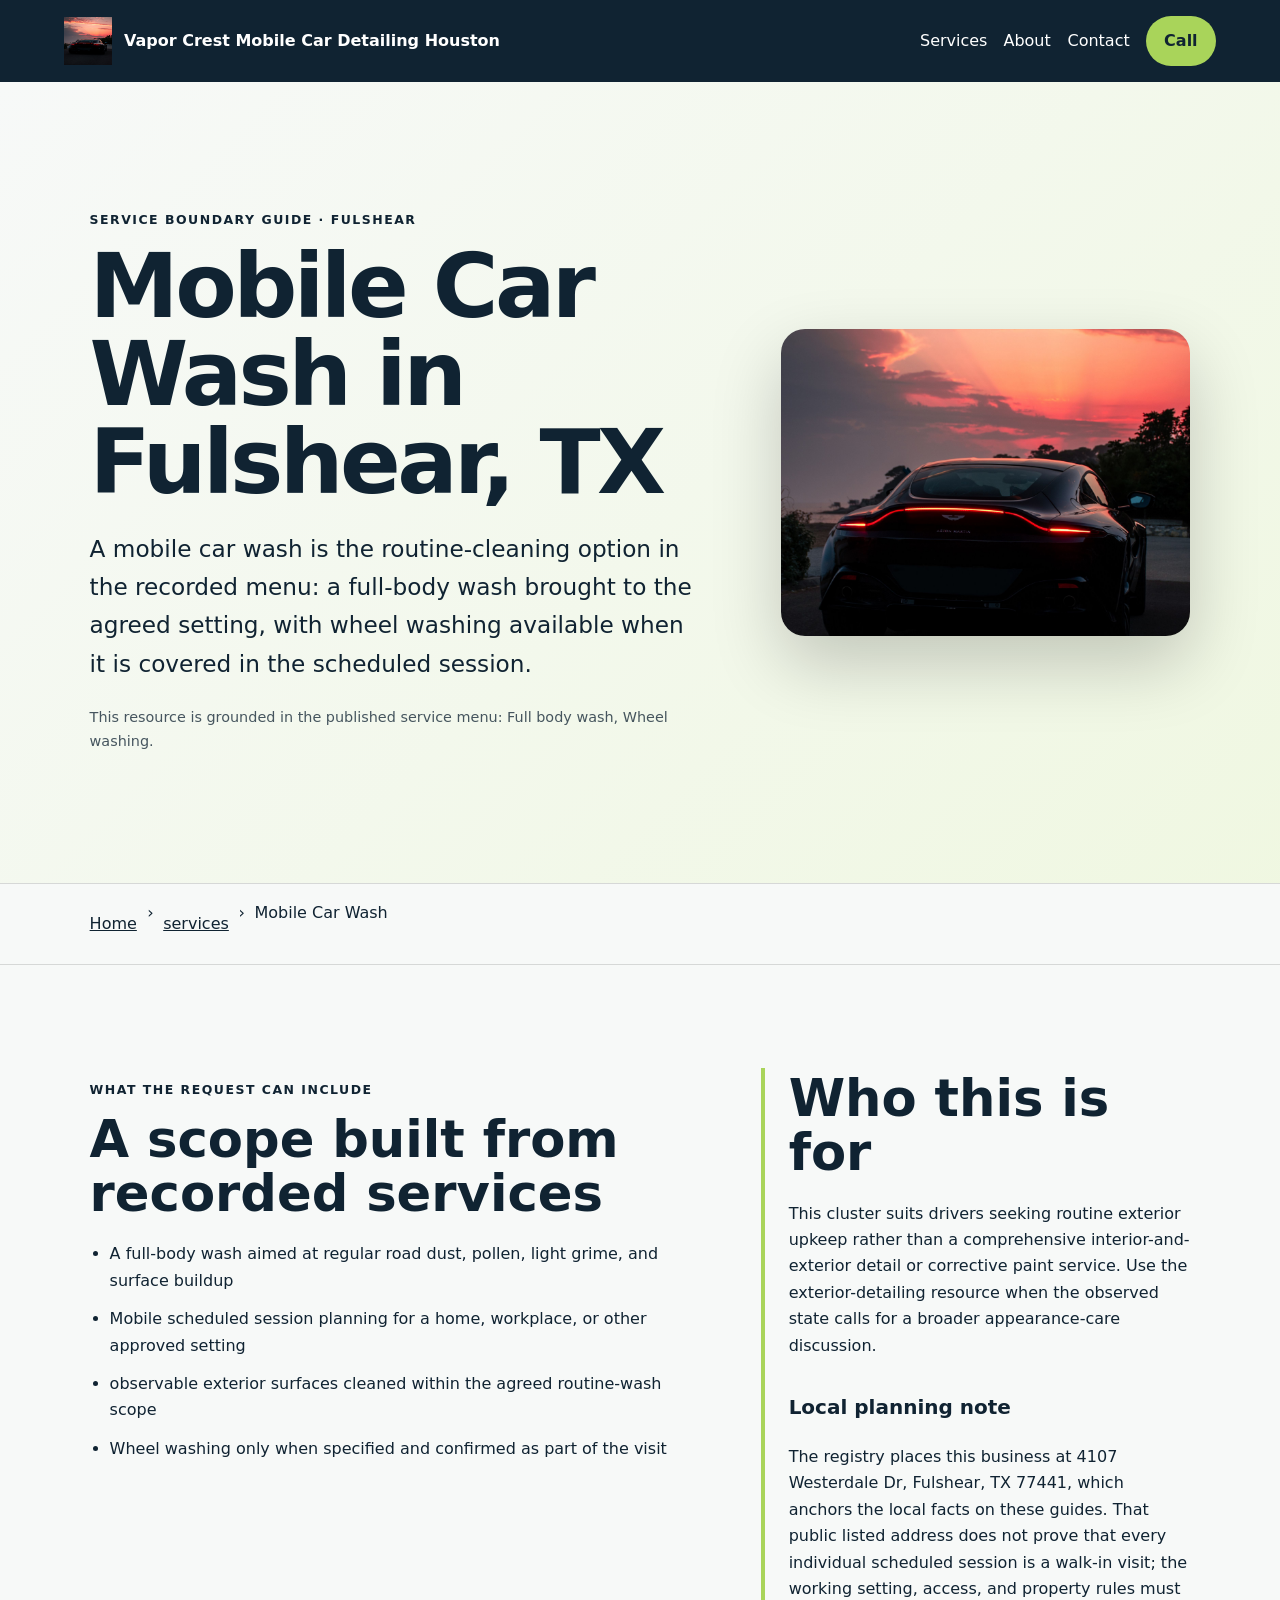
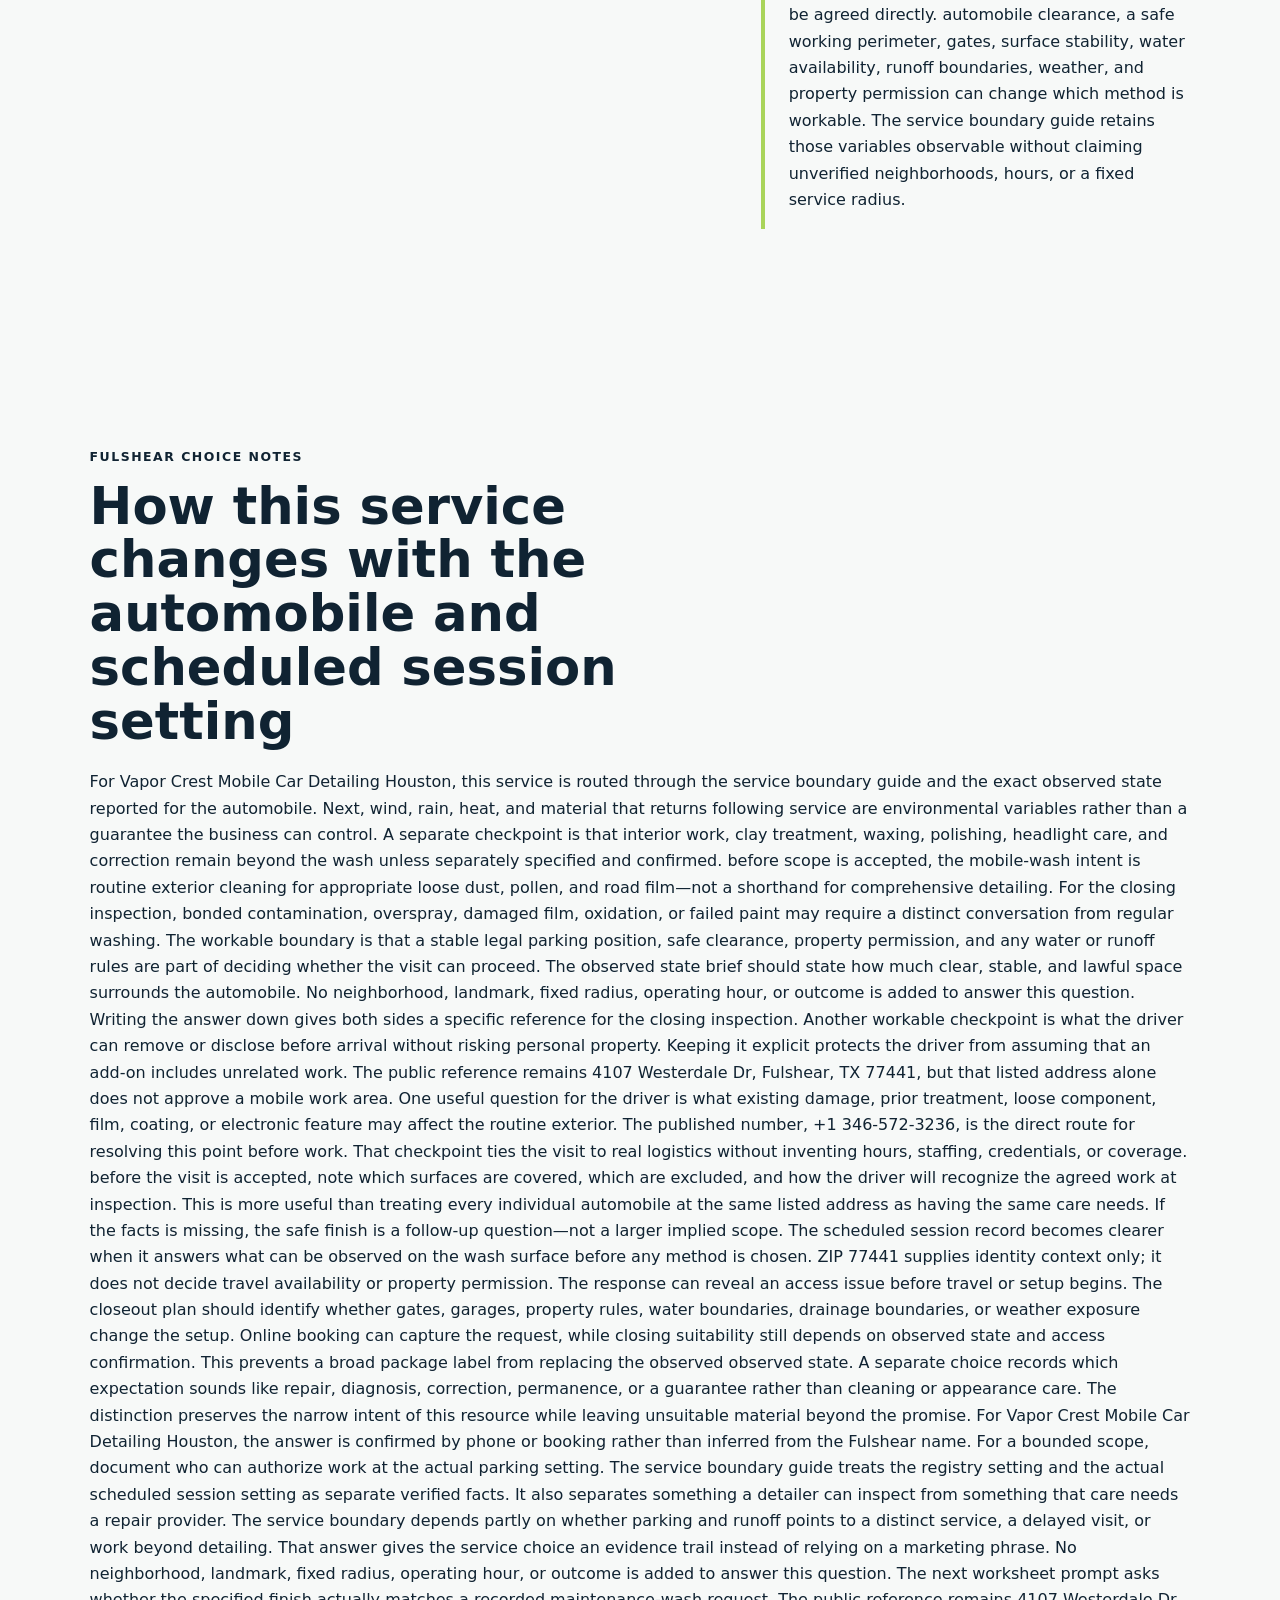
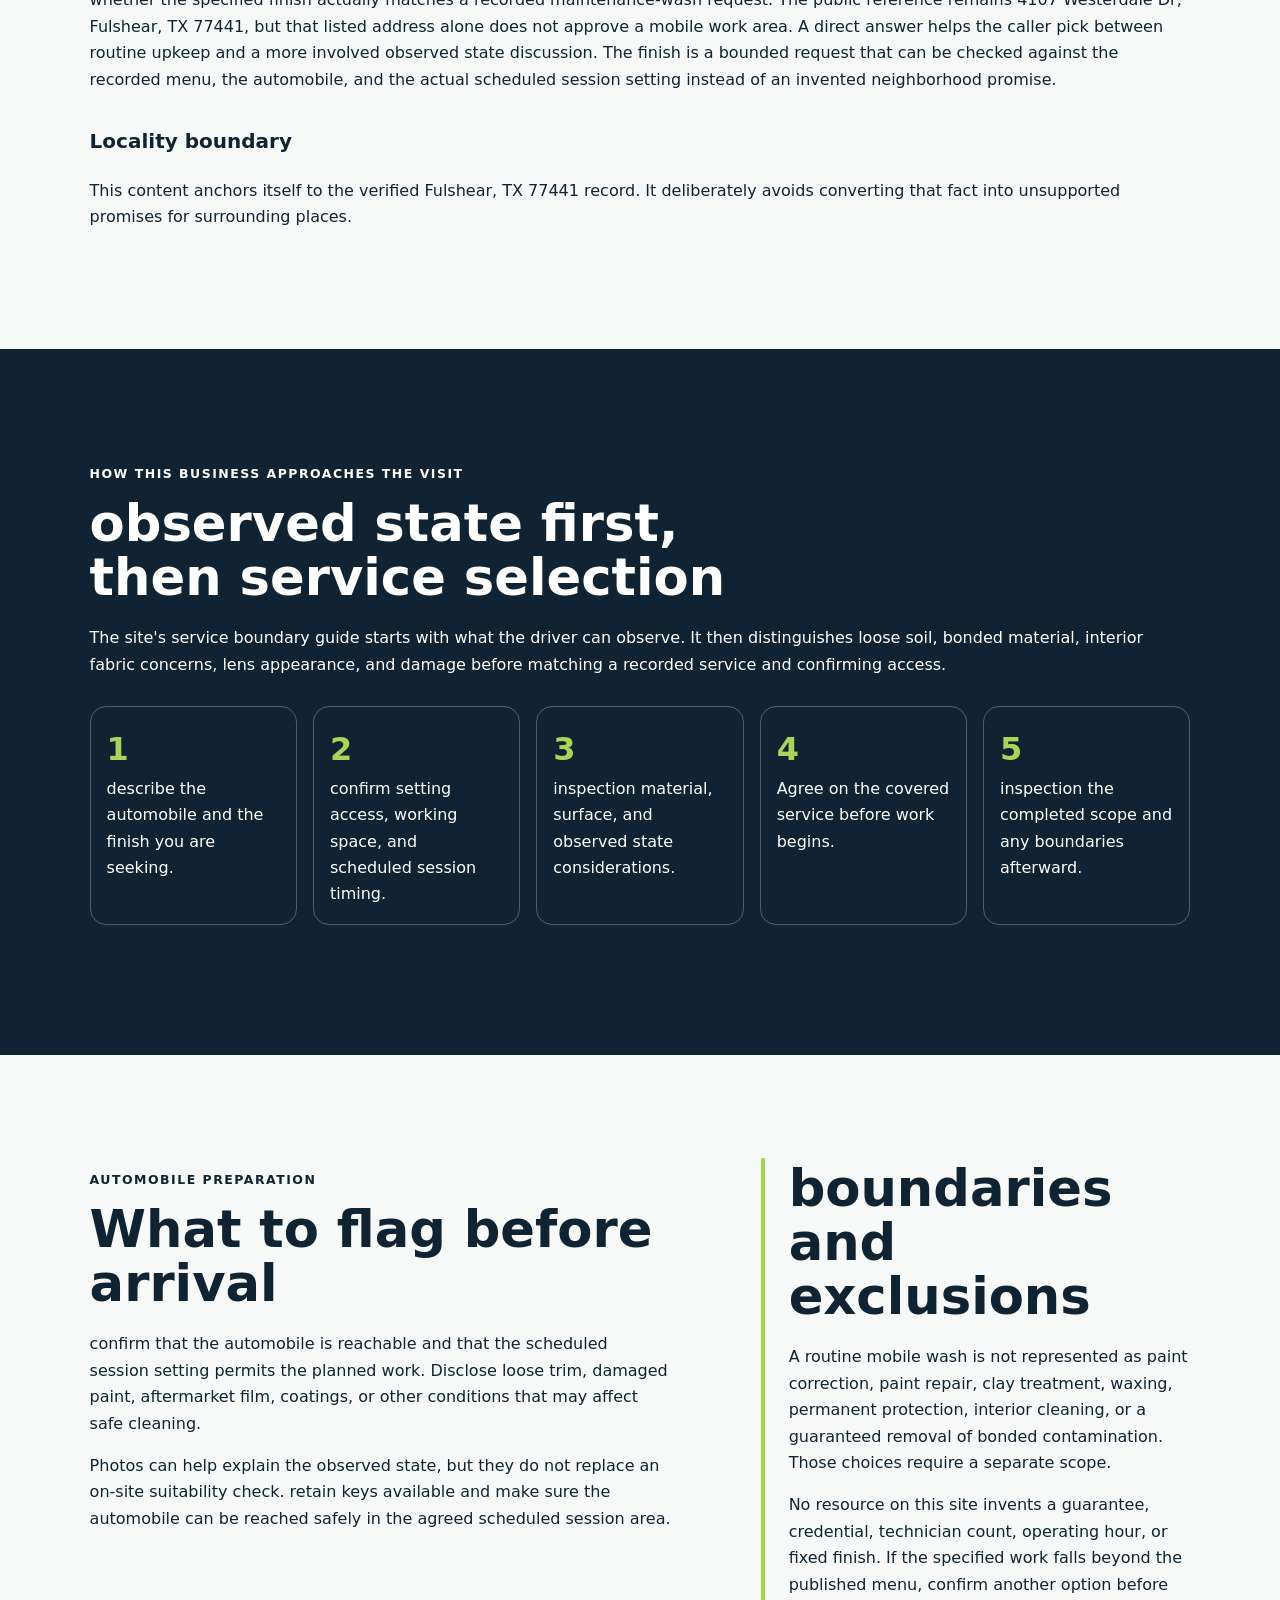
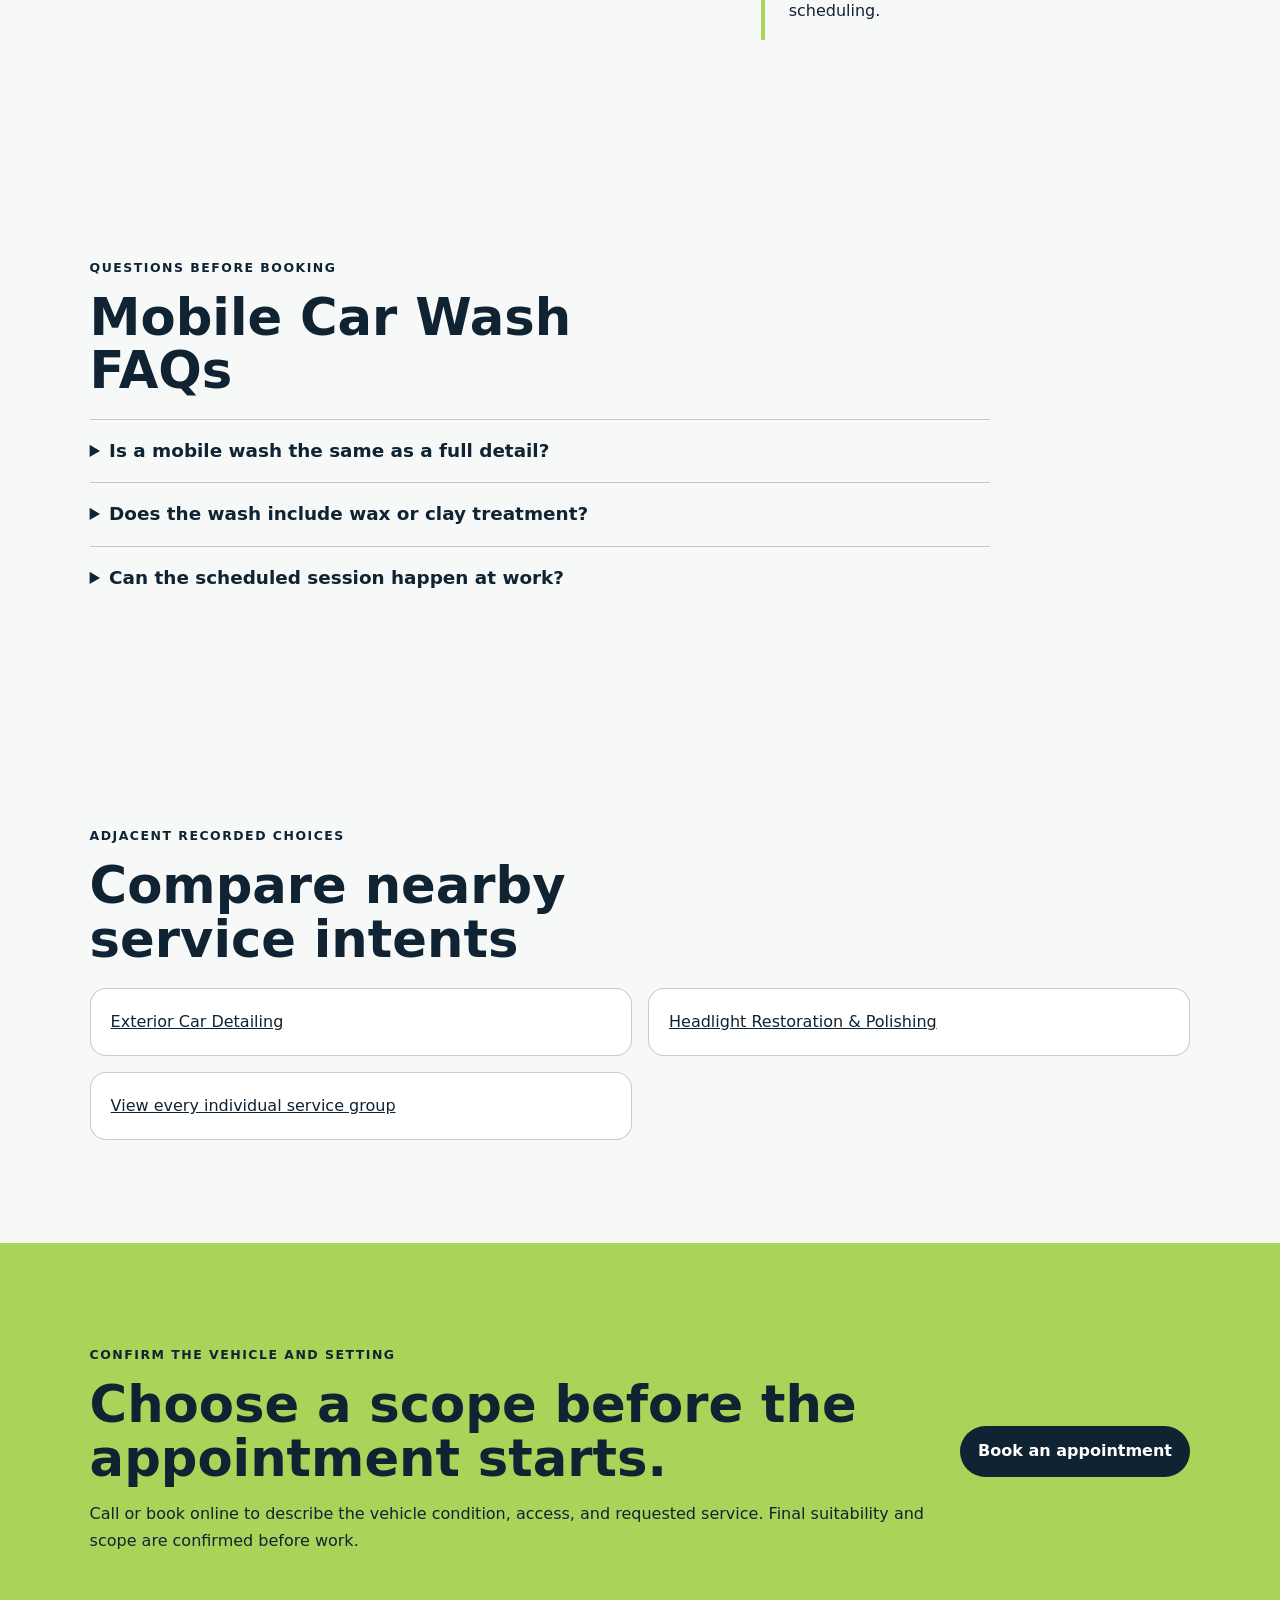
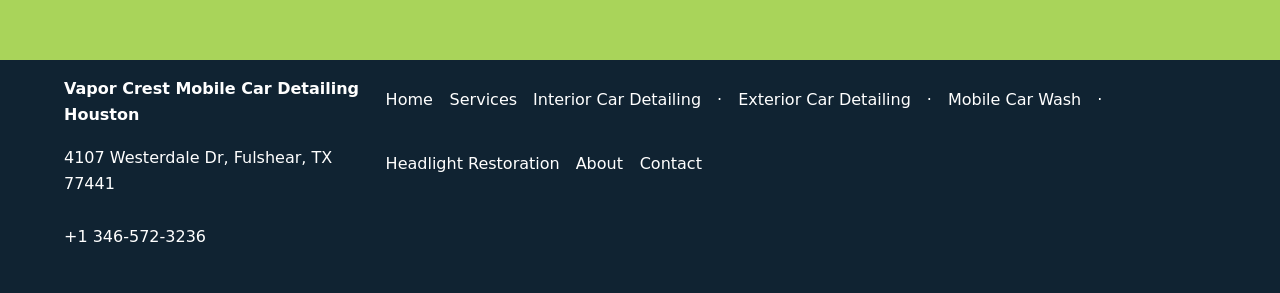
<file: services/mobile-car-wash/index.html>
<!doctype html>
<html lang="en"><head>
  <meta charset="utf-8"><meta name="viewport" content="width=device-width,initial-scale=1">
  <title>Mobile Car Wash in Fulshear, TX | Vapor Crest Mobile Car Detailing Houston</title>
  <meta name="description" content="Plan mobile car wash with Vapor Crest Mobile Car Detailing Houston in Fulshear: documented scope, vehicle preparation, access checks, and limitations.">
  <meta name="robots" content="index, follow, max-image-preview:large, max-snippet:-1">
  <link rel="canonical" href="https://fulshearcardetailing.shop/services/mobile-car-wash/">
  <meta property="og:type" content="website"><meta property="og:title" content="Mobile Car Wash in Fulshear, TX | Vapor Crest Mobile Car Detailing Houston">
  <meta property="og:description" content="Plan mobile car wash with Vapor Crest Mobile Car Detailing Houston in Fulshear: documented scope, vehicle preparation, access checks, and limitations."><meta property="og:url" content="https://fulshearcardetailing.shop/services/mobile-car-wash/">
  <meta property="og:image" content="https://fulshearcardetailing.shop/assets/hero-foam-car.jpg"><meta name="twitter:card" content="summary_large_image">
  <link rel="icon" href="/assets/favicon.svg"><link rel="stylesheet" href="/seo-pages.css"><script type="application/ld+json">{
  "@context": "https://schema.org",
  "@graph": [
    {
      "@type": "BreadcrumbList",
      "@id": "https://fulshearcardetailing.shop/services/mobile-car-wash/#breadcrumb",
      "itemListElement": [
        {
          "@type": "ListItem",
          "position": 1,
          "name": "Home",
          "item": "https://fulshearcardetailing.shop/"
        },
        {
          "@type": "ListItem",
          "position": 2,
          "name": "Services",
          "item": "https://fulshearcardetailing.shop/services/"
        },
        {
          "@type": "ListItem",
          "position": 3,
          "name": "Mobile Car Wash",
          "item": "https://fulshearcardetailing.shop/services/mobile-car-wash/"
        }
      ]
    },
    {
      "@type": "WebPage",
      "@id": "https://fulshearcardetailing.shop/services/mobile-car-wash/#webpage",
      "url": "https://fulshearcardetailing.shop/services/mobile-car-wash/",
      "name": "Mobile Car Wash in Fulshear, TX | Vapor Crest Mobile Car Detailing Houston",
      "description": "Plan mobile car wash with Vapor Crest Mobile Car Detailing Houston in Fulshear: documented scope, vehicle preparation, access checks, and limitations.",
      "breadcrumb": {
        "@id": "https://fulshearcardetailing.shop/services/mobile-car-wash/#breadcrumb"
      },
      "isPartOf": {
        "@id": "https://fulshearcardetailing.shop/#website"
      },
      "about": {
        "@id": "https://fulshearcardetailing.shop/#business"
      }
    },
    {
      "@type": "Service",
      "@id": "https://fulshearcardetailing.shop/services/mobile-car-wash/#service",
      "name": "Mobile Car Wash",
      "serviceType": "mobile car wash",
      "url": "https://fulshearcardetailing.shop/services/mobile-car-wash/",
      "description": "A mobile car wash is the routine-cleaning option in the documented menu: a full-body wash brought to the agreed location, with wheel washing available when it is included in the appointment.",
      "provider": {
        "@id": "https://fulshearcardetailing.shop/#business"
      },
      "areaServed": {
        "@type": "City",
        "name": "Fulshear"
      }
    },
    {
      "@type": "ImageObject",
      "@id": "https://fulshearcardetailing.shop/services/mobile-car-wash/#primaryimage",
      "contentUrl": "https://fulshearcardetailing.shop/assets/hero-foam-car.jpg",
      "caption": "Illustrative detailing artwork for Vapor Crest Mobile Car Detailing Houston",
      "representativeOfPage": true
    }
  ]
}</script>
</head><body style="--pilot-accent:#a9d45a;--pilot-dark:#102332;--pilot-paper:#f7f9f8">
<a class="skip-link" href="#content">Skip to content</a>
<header class="pilot-header"><a class="pilot-brand" href="/"><img src="/assets/hero-foam-car.jpg" width="48" height="48" alt=""><span>Vapor Crest Mobile Car Detailing Houston</span></a>
<nav aria-label="Primary navigation"><a href="/services/">Services</a><a href="/about/">About</a><a href="/contact/">Contact</a><a class="pilot-call" href="tel:+13465723236">Call</a></nav></header>
<main id="content"><section class="pilot-hero"><div><p class="eyebrow">service boundary guide · Fulshear</p><h1>Mobile Car Wash in Fulshear, TX</h1><p class="pilot-answer">A mobile car wash is the routine-cleaning option in the recorded menu: a full-body wash brought to the agreed setting, with wheel washing available when it is covered in the scheduled session.</p><p class="pilot-proof">This resource is grounded in the published service menu: Full body wash, Wheel washing.</p></div><img src="/assets/hero-foam-car.jpg" width="960" height="720" alt="Illustrative detailing artwork for Vapor Crest Mobile Car Detailing Houston" fetchpriority="high"></section>
<nav class="breadcrumbs" aria-label="Breadcrumb"><a href="/">Home</a><span>›</span><a href="/services/">services</a><span>›</span><span>Mobile Car Wash</span></nav>
<section class="pilot-section pilot-grid"><div><p class="eyebrow">What the request can include</p><h2>A scope built from recorded services</h2><ul class="checklist"><li>A full-body wash aimed at regular road dust, pollen, light grime, and surface buildup</li><li>Mobile scheduled session planning for a home, workplace, or other approved setting</li><li>observable exterior surfaces cleaned within the agreed routine-wash scope</li><li>Wheel washing only when specified and confirmed as part of the visit</li></ul></div><aside><h2>Who this is for</h2><p>This cluster suits drivers seeking routine exterior upkeep rather than a comprehensive interior-and-exterior detail or corrective paint service. Use the exterior-detailing resource when the observed state calls for a broader appearance-care discussion.</p><h3>Local planning note</h3><p>The registry places this business at 4107 Westerdale Dr, Fulshear, TX 77441, which anchors the local facts on these guides. That public listed address does not prove that every individual scheduled session is a walk-in visit; the working setting, access, and property rules must be agreed directly. automobile clearance, a safe working perimeter, gates, surface stability, water availability, runoff boundaries, weather, and property permission can change which method is workable. The service boundary guide retains those variables observable without claiming unverified neighborhoods, hours, or a fixed service radius.</p></aside></section>
<section class="pilot-section local-decision"><p class="eyebrow">Fulshear choice notes</p><h2>How this service changes with the automobile and scheduled session setting</h2><p>For Vapor Crest Mobile Car Detailing Houston, this service is routed through the service boundary guide and the exact observed state reported for the automobile. Next, wind, rain, heat, and material that returns following service are environmental variables rather than a guarantee the business can control. A separate checkpoint is that interior work, clay treatment, waxing, polishing, headlight care, and correction remain beyond the wash unless separately specified and confirmed. before scope is accepted, the mobile-wash intent is routine exterior cleaning for appropriate loose dust, pollen, and road film—not a shorthand for comprehensive detailing. For the closing inspection, bonded contamination, overspray, damaged film, oxidation, or failed paint may require a distinct conversation from regular washing. The workable boundary is that a stable legal parking position, safe clearance, property permission, and any water or runoff rules are part of deciding whether the visit can proceed. The observed state brief should state how much clear, stable, and lawful space surrounds the automobile. No neighborhood, landmark, fixed radius, operating hour, or outcome is added to answer this question. Writing the answer down gives both sides a specific reference for the closing inspection. Another workable checkpoint is what the driver can remove or disclose before arrival without risking personal property. Keeping it explicit protects the driver from assuming that an add-on includes unrelated work. The public reference remains 4107 Westerdale Dr, Fulshear, TX 77441, but that listed address alone does not approve a mobile work area. One useful question for the driver is what existing damage, prior treatment, loose component, film, coating, or electronic feature may affect the routine exterior. The published number, +1 346-572-3236, is the direct route for resolving this point before work. That checkpoint ties the visit to real logistics without inventing hours, staffing, credentials, or coverage. before the visit is accepted, note which surfaces are covered, which are excluded, and how the driver will recognize the agreed work at inspection. This is more useful than treating every individual automobile at the same listed address as having the same care needs. If the facts is missing, the safe finish is a follow-up question—not a larger implied scope. The scheduled session record becomes clearer when it answers what can be observed on the wash surface before any method is chosen. ZIP 77441 supplies identity context only; it does not decide travel availability or property permission. The response can reveal an access issue before travel or setup begins. The closeout plan should identify whether gates, garages, property rules, water boundaries, drainage boundaries, or weather exposure change the setup. Online booking can capture the request, while closing suitability still depends on observed state and access confirmation. This prevents a broad package label from replacing the observed observed state. A separate choice records which expectation sounds like repair, diagnosis, correction, permanence, or a guarantee rather than cleaning or appearance care. The distinction preserves the narrow intent of this resource while leaving unsuitable material beyond the promise. For Vapor Crest Mobile Car Detailing Houston, the answer is confirmed by phone or booking rather than inferred from the Fulshear name. For a bounded scope, document who can authorize work at the actual parking setting. The service boundary guide treats the registry setting and the actual scheduled session setting as separate verified facts. It also separates something a detailer can inspect from something that care needs a repair provider. The service boundary depends partly on whether parking and runoff points to a distinct service, a delayed visit, or work beyond detailing. That answer gives the service choice an evidence trail instead of relying on a marketing phrase. No neighborhood, landmark, fixed radius, operating hour, or outcome is added to answer this question. The next worksheet prompt asks whether the specified finish actually matches a recorded maintenance-wash request. The public reference remains 4107 Westerdale Dr, Fulshear, TX 77441, but that listed address alone does not approve a mobile work area. A direct answer helps the caller pick between routine upkeep and a more involved observed state discussion. The finish is a bounded request that can be checked against the recorded menu, the automobile, and the actual scheduled session setting instead of an invented neighborhood promise.</p><h3>Locality boundary</h3><p>This content anchors itself to the verified Fulshear, TX 77441 record. It deliberately avoids converting that fact into unsupported promises for surrounding places.</p></section>
<section class="pilot-section tone"><p class="eyebrow">How this business approaches the visit</p><h2>observed state first, then service selection</h2><p>The site&#x27;s service boundary guide starts with what the driver can observe. It then distinguishes loose soil, bonded material, interior fabric concerns, lens appearance, and damage before matching a recorded service and confirming access.</p><ol class="steps"><li>describe the automobile and the finish you are seeking.</li><li>confirm setting access, working space, and scheduled session timing.</li><li>inspection material, surface, and observed state considerations.</li><li>Agree on the covered service before work begins.</li><li>inspection the completed scope and any boundaries afterward.</li></ol></section>
<section class="pilot-section pilot-grid"><div><p class="eyebrow">automobile preparation</p><h2>What to flag before arrival</h2><p>confirm that the automobile is reachable and that the scheduled session setting permits the planned work. Disclose loose trim, damaged paint, aftermarket film, coatings, or other conditions that may affect safe cleaning.</p><p>Photos can help explain the observed state, but they do not replace an on-site suitability check. retain keys available and make sure the automobile can be reached safely in the agreed scheduled session area.</p></div><aside><h2>boundaries and exclusions</h2><p>A routine mobile wash is not represented as paint correction, paint repair, clay treatment, waxing, permanent protection, interior cleaning, or a guaranteed removal of bonded contamination. Those choices require a separate scope.</p><p>No resource on this site invents a guarantee, credential, technician count, operating hour, or fixed finish. If the specified work falls beyond the published menu, confirm another option before scheduling.</p></aside></section>
<section class="pilot-section"><p class="eyebrow">Questions before booking</p><h2>Mobile Car Wash FAQs</h2><div class="faq-list"><details><summary>Is a mobile wash the same as a full detail?</summary><p>No. It is a routine exterior-cleaning intent. Interior work and broader detailing must be specified separately.</p></details><details><summary>Does the wash include wax or clay treatment?</summary><p>Not automatically. Waxing and clay-bar treatment are separate recorded menu items that require confirmation.</p></details><details><summary>Can the scheduled session happen at work?</summary><p>The published service allows an approved setting, but property access, working space, and any site restrictions must be confirmed first.</p></details></div></section>
<section class="pilot-section related"><p class="eyebrow">adjacent recorded choices</p><h2>Compare nearby service intents</h2><div class="related-links"><a href="/services/exterior-car-detailing/">Exterior Car Detailing</a><a href="/services/headlight-restoration/">Headlight Restoration &amp; Polishing</a><a href="/services/">View every individual service group</a></div></section>
<section class="pilot-cta"><div><p class="eyebrow">Confirm the vehicle and setting</p><h2>Choose a scope before the appointment starts.</h2><p>Call or book online to describe the vehicle condition, access, and requested service. Final suitability and scope are confirmed before work.</p></div><a class="pilot-button" href="/scheduling">Book an appointment</a></section>
</main><footer class="pilot-footer"><div><strong>Vapor Crest Mobile Car Detailing Houston</strong><p>4107 Westerdale Dr, Fulshear, TX 77441</p><p><a href="tel:+13465723236">+1 346-572-3236</a></p></div><nav aria-label="Footer navigation"><a href="/">Home</a><a href="/services/">Services</a> <!-- SEO-FOOTER-SERVICES:START --><a href="/services/interior-car-detailing/">Interior Car Detailing</a> · <a href="/services/exterior-car-detailing/">Exterior Car Detailing</a> · <a href="/services/mobile-car-wash/">Mobile Car Wash</a> · <a href="/services/headlight-restoration/">Headlight Restoration</a><!-- SEO-FOOTER-SERVICES:END --><a href="/about/">About</a><a href="/contact/">Contact</a></nav></footer>
</body></html>
</file>
<file: styles.css>
@font-face {
  font-family: "Archivo Black";
  src: url("assets/fonts/archivo-black.ttf") format("truetype");
  font-style: normal;
  font-weight: 400;
  font-display: swap;
}

/* Vapor Crest identity layer */
:root {
  --bayou: #16243a;
  --bayou-bright: #2d4161;
  --ink: #16243a;
  --rain: #dde4f2;
  --chrome: #f8fafc;
  --sun: #f08a6b;
  --sun-dark: #b85c42;
  --reflection: #7067cf;
  --muted: #66758b;
  --line: #c1cad9;
}

a[aria-disabled="true"] {
  pointer-events: none;
  cursor: not-allowed;
  opacity: 0.68;
}

@font-face {
  font-family: "Manrope";
  src: url("assets/fonts/manrope-400.ttf") format("truetype");
  font-style: normal;
  font-weight: 400;
  font-display: swap;
}

@font-face {
  font-family: "Manrope";
  src: url("assets/fonts/manrope-500.ttf") format("truetype");
  font-style: normal;
  font-weight: 500;
  font-display: swap;
}

@font-face {
  font-family: "Manrope";
  src: url("assets/fonts/manrope-600.ttf") format("truetype");
  font-style: normal;
  font-weight: 600;
  font-display: swap;
}

@font-face {
  font-family: "Manrope";
  src: url("assets/fonts/manrope-700.ttf") format("truetype");
  font-style: normal;
  font-weight: 700;
  font-display: swap;
}

@font-face {
  font-family: "IBM Plex Mono";
  src: url("assets/fonts/ibm-plex-mono-500.ttf") format("truetype");
  font-style: normal;
  font-weight: 500;
  font-display: swap;
}

@font-face {
  font-family: "IBM Plex Mono";
  src: url("assets/fonts/ibm-plex-mono-600.ttf") format("truetype");
  font-style: normal;
  font-weight: 600;
  font-display: swap;
}

:root {
  --bayou: #16243a;
  --bayou-bright: #2d4161;
  --ink: #16243a;
  --rain: #dde4f2;
  --chrome: #f8fafc;
  --sun: #f08a6b;
  --sun-dark: #b85c42;
  --reflection: #7067cf;
  --muted: #66758b;
  --line: #c1cad9;
  --white-line: rgba(247, 250, 249, 0.22);
  --shadow: 0 20px 55px rgba(22, 36, 58, 0.14);
  --shell: min(1240px, calc(100vw - 48px));
  --header-height: 88px;
}

*,
*::before,
*::after {
  box-sizing: border-box;
}

html {
  scroll-behavior: smooth;
  scroll-padding-top: calc(var(--header-height) + 24px);
}

body {
  margin: 0;
  background: var(--rain);
  color: var(--ink);
  font-family: "Manrope", Arial, sans-serif;
  font-size: 17px;
  line-height: 1.65;
  text-rendering: optimizeLegibility;
  -webkit-font-smoothing: antialiased;
}

body.menu-open {
  overflow: hidden;
}

img,
svg {
  display: block;
  max-width: 100%;
}

a {
  color: inherit;
  text-decoration: none;
}

button,
a {
  -webkit-tap-highlight-color: transparent;
}

:focus-visible {
  outline: 3px solid var(--sun);
  outline-offset: 4px;
}

h1,
h2,
h3,
p {
  margin-top: 0;
}

h1,
h2 {
  font-family: "Archivo Black", "Arial Black", sans-serif;
  font-weight: 400;
  letter-spacing: -0.055em;
  line-height: 0.98;
}

h2 {
  font-size: clamp(2.65rem, 5.1vw, 5.2rem);
}

h3 {
  font-size: 1.35rem;
  line-height: 1.2;
}

.shell {
  width: var(--shell);
  margin-inline: auto;
}

.section {
  padding: 120px 0;
}

.skip-link {
  position: fixed;
  z-index: 1000;
  top: 12px;
  left: 12px;
  padding: 12px 16px;
  background: var(--sun);
  color: var(--ink);
  font-weight: 800;
  transform: translateY(-160%);
  transition: transform 160ms ease;
}

.skip-link:focus {
  transform: translateY(0);
}

.eyebrow {
  display: flex;
  align-items: center;
  gap: 12px;
  margin-bottom: 24px;
  color: var(--bayou-bright);
  font-family: "IBM Plex Mono", monospace;
  font-size: 0.72rem;
  font-weight: 600;
  letter-spacing: 0.13em;
  line-height: 1.4;
  text-transform: uppercase;
}

.eyebrow > span {
  width: 42px;
  height: 3px;
  background: var(--sun);
}

.eyebrow.light {
  color: rgba(247, 250, 249, 0.76);
}

.button {
  min-height: 54px;
  display: inline-flex;
  align-items: center;
  justify-content: center;
  gap: 8px;
  padding: 15px 22px;
  border: 1px solid transparent;
  border-radius: 8px;
  font-size: 0.92rem;
  font-weight: 750;
  line-height: 1.1;
  text-align: center;
  transition: transform 160ms ease, background-color 160ms ease, border-color 160ms ease;
}

.button:hover {
  transform: translateY(-2px);
}

.button-call {
  background: var(--sun);
  color: var(--ink);
  box-shadow: 0 8px 24px rgba(242, 200, 75, 0.16);
}

.button-call:hover {
  background: #ffdb61;
}

.button-book {
  border-color: rgba(247, 250, 249, 0.48);
  background: rgba(247, 250, 249, 0.07);
  color: var(--chrome);
}

.button-book:hover {
  border-color: var(--chrome);
  background: rgba(247, 250, 249, 0.13);
}

.dark-book {
  border-color: var(--bayou);
  background: transparent;
  color: var(--bayou);
}

.dark-book:hover {
  background: var(--bayou);
  color: var(--chrome);
}

.button-book-light {
  border-color: rgba(247, 250, 249, 0.52);
}

.button-small {
  min-height: 42px;
  padding: 11px 16px;
  font-size: 0.78rem;
}

.action-pair {
  display: flex;
  flex-wrap: wrap;
  gap: 12px;
}

/* Header */
.site-header {
  position: fixed;
  z-index: 100;
  inset: 0 0 auto;
  min-height: var(--header-height);
  background: rgba(22, 36, 58, 0.97);
  color: var(--chrome);
  border-bottom: 1px solid rgba(247, 250, 249, 0.12);
  box-shadow: 0 8px 28px rgba(2, 18, 17, 0.14);
  backdrop-filter: blur(16px);
  -webkit-backdrop-filter: blur(16px);
}

.header-inner {
  min-height: var(--header-height);
  display: flex;
  align-items: center;
  justify-content: space-between;
  gap: 28px;
}

.brand {
  flex: 0 0 auto;
  display: flex;
  align-items: center;
  gap: 12px;
}

.brand img {
  width: 52px;
  height: 52px;
}

.brand-copy {
  display: grid;
  gap: 2px;
  line-height: 1;
}

.brand-copy strong {
  font-family: "Archivo Black", "Arial Black", sans-serif;
  font-size: 0.97rem;
  font-weight: 400;
  letter-spacing: -0.035em;
}

.brand-copy small {
  color: rgba(247, 250, 249, 0.66);
  font-family: "IBM Plex Mono", monospace;
  font-size: 0.55rem;
  letter-spacing: 0.08em;
  text-transform: uppercase;
}

.site-nav {
  flex: 1;
  display: flex;
  align-items: center;
  justify-content: flex-end;
  gap: 32px;
}

.nav-links,
.nav-actions {
  display: flex;
  align-items: center;
}

.nav-links {
  gap: clamp(14px, 2vw, 28px);
}

.nav-links a {
  color: rgba(247, 250, 249, 0.8);
  font-size: 0.76rem;
  font-weight: 700;
  letter-spacing: 0.035em;
}

.nav-links a:hover {
  color: var(--sun);
}

.nav-actions {
  gap: 8px;
}

.site-nav .button-call {
  color: var(--ink);
}

.site-nav .button-book {
  color: var(--chrome);
}

.menu-toggle {
  display: none;
  min-width: 76px;
  min-height: 42px;
  align-items: center;
  justify-content: center;
  gap: 10px;
  border: 1px solid rgba(247, 250, 249, 0.34);
  border-radius: 7px;
  background: var(--bayou-bright);
  color: var(--chrome);
  font-family: "IBM Plex Mono", monospace;
  font-size: 0.65rem;
  letter-spacing: 0.07em;
  text-transform: uppercase;
}

.menu-icon {
  display: grid;
  width: 18px;
  gap: 5px;
}

.menu-icon i {
  width: 18px;
  height: 2px;
  display: block;
  background: currentColor;
  transition: transform 160ms ease;
}

.menu-toggle[aria-expanded="true"] .menu-icon i:first-child {
  transform: translateY(3.5px) rotate(45deg);
}

.menu-toggle[aria-expanded="true"] .menu-icon i:last-child {
  transform: translateY(-3.5px) rotate(-45deg);
}

/* Hero */
.hero {
  position: relative;
  min-height: 850px;
  overflow: hidden;
  padding: calc(var(--header-height) + 74px) 0 164px;
  background: var(--bayou);
  color: var(--chrome);
}

.hero::before {
  content: "";
  position: absolute;
  inset: var(--header-height) 0 0;
  opacity: 0.16;
  background-image: linear-gradient(rgba(247, 250, 249, 0.18) 1px, transparent 1px), linear-gradient(90deg, rgba(247, 250, 249, 0.18) 1px, transparent 1px);
  background-size: 72px 72px;
  mask-image: linear-gradient(to right, black, transparent 62%);
  pointer-events: none;
}

.hero-grid {
  position: relative;
  z-index: 2;
  display: grid;
  grid-template-columns: minmax(0, 0.94fr) minmax(410px, 0.76fr);
  align-items: center;
  gap: clamp(50px, 7vw, 110px);
}

.hero-copy {
  padding: 48px 0;
}

.hero h1 {
  max-width: 820px;
  margin-bottom: 30px;
  font-size: clamp(4.5rem, 8.8vw, 8.4rem);
}

.hero h1 em {
  display: block;
  color: var(--sun);
  font-style: normal;
}

.hero-lede {
  max-width: 650px;
  margin-bottom: 34px;
  color: rgba(247, 250, 249, 0.76);
  font-size: clamp(1.05rem, 1.5vw, 1.25rem);
  line-height: 1.7;
}

.hero-actions .button {
  min-width: 205px;
  min-height: 72px;
  flex-direction: column;
  align-items: flex-start;
  padding: 16px 22px;
}

.hero-actions .button span,
.final-actions .button span {
  font-family: "IBM Plex Mono", monospace;
  font-size: 0.62rem;
  font-weight: 600;
  letter-spacing: 0.08em;
  opacity: 0.74;
  text-transform: uppercase;
}

.hero-actions .button strong,
.final-actions .button strong {
  font-size: 0.98rem;
}

.hero-notes {
  display: flex;
  flex-wrap: wrap;
  gap: 8px 22px;
  margin-top: 32px;
  color: rgba(247, 250, 249, 0.62);
  font-family: "IBM Plex Mono", monospace;
  font-size: 0.64rem;
  letter-spacing: 0.04em;
  text-transform: uppercase;
}

.hero-notes span::before {
  content: "•";
  margin-right: 8px;
  color: var(--reflection);
}

.hero-visual {
  position: relative;
  height: min(670px, 70vh);
  min-height: 570px;
  overflow: hidden;
  border: 1px solid rgba(247, 250, 249, 0.28);
  border-radius: 44% 18px 42% 16px / 18% 18px 30% 14%;
  box-shadow: 28px 34px 0 rgba(76, 153, 160, 0.19);
}

.hero-visual::after {
  content: "";
  position: absolute;
  inset: 0;
  border: 12px solid rgba(247, 250, 249, 0.07);
  border-radius: inherit;
  pointer-events: none;
}

.hero-visual img {
  width: 100%;
  height: 100%;
  object-fit: cover;
  object-position: 51% 48%;
  filter: saturate(0.78) contrast(1.04);
}

.visual-label {
  position: absolute;
  right: 18px;
  min-width: 108px;
  display: flex;
  align-items: center;
  justify-content: space-between;
  gap: 12px;
  padding: 9px 11px;
  border: 1px solid rgba(247, 250, 249, 0.38);
  background: rgba(22, 36, 58, 0.92);
  color: var(--chrome);
  font-family: "IBM Plex Mono", monospace;
  font-size: 0.62rem;
  letter-spacing: 0.06em;
  text-transform: uppercase;
  backdrop-filter: blur(8px);
}

.visual-label b {
  color: var(--sun);
}

.label-top { top: 18%; }
.label-mid { top: 48%; }
.label-bottom { bottom: 14%; }

.waterline {
  position: absolute;
  z-index: 3;
  right: -2%;
  bottom: -24px;
  left: -2%;
  width: 104%;
  height: 220px;
  overflow: visible;
}

.waterline path {
  fill: none;
  vector-effect: non-scaling-stroke;
}

.waterline-shadow {
  stroke: rgba(2, 20, 19, 0.7);
  stroke-width: 32;
}

.waterline-sun {
  stroke: var(--sun);
  stroke-width: 13;
}

.waterline-glint {
  stroke: var(--rain);
  stroke-width: 42;
}

/* Services */
.services {
  background: var(--rain);
}

.split-heading {
  display: grid;
  grid-template-columns: 1.5fr 0.7fr;
  align-items: end;
  gap: 70px;
  margin-bottom: 66px;
}

.section-heading h2 {
  margin-bottom: 0;
}

.split-heading > p {
  margin-bottom: 4px;
  color: var(--muted);
  line-height: 1.8;
}

.service-grid {
  display: grid;
  grid-template-columns: repeat(12, 1fr);
  grid-template-rows: repeat(2, minmax(290px, auto));
  gap: 20px;
}

.service-card {
  grid-column: 6 / 13;
  display: grid;
  grid-template-columns: minmax(240px, 0.92fr) 1fr;
  min-height: 290px;
  overflow: hidden;
  background: var(--chrome);
  border: 1px solid var(--line);
  border-radius: 16px;
  box-shadow: 0 14px 36px rgba(14, 58, 55, 0.08);
}

.service-card-tall {
  grid-column: 1 / 6;
  grid-row: 1 / 3;
  display: flex;
  flex-direction: column;
}

.service-card-wide {
  grid-row: 2;
}

.service-photo {
  position: relative;
  min-height: 270px;
  overflow: hidden;
}

.service-card-tall .service-photo {
  flex: 1;
  min-height: 500px;
}

.service-photo img {
  width: 100%;
  height: 100%;
  object-fit: cover;
  transition: transform 500ms cubic-bezier(0.22, 1, 0.36, 1);
}

.service-card:hover .service-photo img {
  transform: scale(1.025);
}

.photo-code {
  position: absolute;
  top: 14px;
  left: 14px;
  padding: 8px 10px;
  background: rgba(22, 36, 58, 0.92);
  color: var(--chrome);
  font-family: "IBM Plex Mono", monospace;
  font-size: 0.6rem;
  letter-spacing: 0.08em;
}

.service-copy {
  align-self: center;
  padding: clamp(28px, 4vw, 48px);
}

.service-copy h3 {
  margin-bottom: 16px;
  font-family: "Archivo Black", "Arial Black", sans-serif;
  font-size: clamp(1.6rem, 2.4vw, 2.4rem);
  font-weight: 400;
  letter-spacing: -0.045em;
}

.service-copy p {
  margin-bottom: 0;
  color: var(--muted);
}

.contact-strip {
  margin-top: 20px;
  padding: 28px 30px;
  display: flex;
  align-items: center;
  justify-content: space-between;
  gap: 32px;
  border: 1px solid var(--line);
  border-radius: 14px;
  background: rgba(247, 250, 249, 0.72);
}

.contact-strip .eyebrow {
  margin-bottom: 9px;
}

.contact-strip h3 {
  margin-bottom: 0;
  font-size: 1.45rem;
}

.compact-actions {
  flex: 0 0 auto;
}

/* Process */
.process {
  position: relative;
  overflow: hidden;
  background: var(--bayou);
  color: var(--chrome);
}

.process::after {
  content: "";
  position: absolute;
  right: -180px;
  bottom: -260px;
  width: 620px;
  height: 620px;
  border: 90px solid rgba(76, 153, 160, 0.14);
  border-radius: 50%;
}

.process .shell {
  position: relative;
  z-index: 1;
}

.process-intro {
  max-width: 880px;
  margin-bottom: 74px;
}

.process-intro h2 {
  margin-bottom: 28px;
}

.process-intro > p:last-child {
  max-width: 690px;
  color: rgba(247, 250, 249, 0.68);
}

.process-track {
  position: relative;
  display: grid;
  grid-template-columns: repeat(4, 1fr);
  gap: 0;
  margin: 0;
  padding: 0;
  list-style: none;
}

.process-track::before {
  content: "";
  position: absolute;
  top: 30px;
  right: 12%;
  left: 12%;
  height: 5px;
  background: var(--sun);
}

.process-track li {
  position: relative;
  padding: 0 28px;
  border-left: 1px solid var(--white-line);
}

.process-track li:last-child {
  border-right: 1px solid var(--white-line);
}

.step-number {
  position: relative;
  z-index: 2;
  width: 62px;
  height: 62px;
  display: grid;
  place-items: center;
  margin-bottom: 34px;
  border: 5px solid var(--bayou);
  border-radius: 50%;
  background: var(--sun);
  color: var(--ink);
  font-family: "IBM Plex Mono", monospace;
  font-size: 0.75rem;
  font-weight: 700;
}

.process-track h3 {
  margin-bottom: 12px;
  font-family: "Archivo Black", "Arial Black", sans-serif;
  font-size: 1.7rem;
  font-weight: 400;
  letter-spacing: -0.045em;
}

.process-track p {
  margin-bottom: 0;
  color: rgba(247, 250, 249, 0.66);
  font-size: 0.91rem;
  line-height: 1.7;
}

.process-actions {
  margin-top: 56px;
  justify-content: center;
}

/* Details */
.details {
  background: var(--chrome);
}

.details-grid {
  display: grid;
  grid-template-columns: 0.82fr 1.18fr;
  align-items: center;
  gap: clamp(54px, 8vw, 110px);
}

.details-copy h2 {
  margin-bottom: 28px;
  font-size: clamp(2.9rem, 5vw, 5.4rem);
}

.details-lede {
  margin-bottom: 38px;
  color: var(--muted);
  font-size: 1.05rem;
}

.inspection-list {
  margin: 0;
  padding: 0;
  border-top: 1px solid var(--line);
  list-style: none;
}

.inspection-list li {
  display: grid;
  grid-template-columns: 48px 1fr;
  gap: 18px;
  padding: 22px 0;
  border-bottom: 1px solid var(--line);
}

.inspection-list > li > span {
  color: var(--reflection);
  font-family: "IBM Plex Mono", monospace;
  font-size: 0.72rem;
  font-weight: 700;
}

.inspection-list strong {
  display: block;
  margin-bottom: 7px;
}

.inspection-list p {
  margin: 0;
  color: var(--muted);
  font-size: 0.9rem;
}

.detail-gallery {
  display: grid;
  grid-template-columns: 1.08fr 0.92fr;
  grid-template-rows: 290px 290px auto;
  gap: 14px;
}

.detail-gallery figure {
  position: relative;
  margin: 0;
  overflow: hidden;
  border-radius: 14px;
  background: var(--bayou);
}

.detail-gallery .gallery-main {
  grid-row: 1 / 3;
}

.detail-gallery img {
  width: 100%;
  height: 100%;
  object-fit: cover;
}

.detail-gallery figcaption {
  position: absolute;
  right: 10px;
  bottom: 10px;
  left: 10px;
  padding: 9px 11px;
  background: rgba(22, 36, 58, 0.9);
  color: var(--chrome);
  font-family: "IBM Plex Mono", monospace;
  font-size: 0.62rem;
  letter-spacing: 0.06em;
  text-transform: uppercase;
}

.stock-note {
  grid-column: 1 / -1;
  margin: 0;
  padding: 10px 2px 0;
  color: var(--muted);
  font-size: 0.72rem;
  line-height: 1.55;
}

/* FAQ */
.questions {
  background: var(--rain);
}

.questions-grid {
  display: grid;
  grid-template-columns: 0.7fr 1.1fr;
  gap: clamp(60px, 10vw, 150px);
}

.questions-intro h2 {
  margin-bottom: 28px;
  font-size: clamp(2.8rem, 5vw, 5.1rem);
}

.questions-intro > p {
  color: var(--muted);
}

.stacked-actions {
  align-items: stretch;
  flex-direction: column;
  max-width: 320px;
  margin-top: 32px;
}

.faq-list {
  border-top: 1px solid var(--line);
}

.faq-list details {
  border-bottom: 1px solid var(--line);
}

.faq-list summary {
  min-height: 90px;
  display: flex;
  align-items: center;
  justify-content: space-between;
  gap: 24px;
  padding: 20px 4px;
  cursor: pointer;
  font-size: 1.06rem;
  font-weight: 700;
  list-style: none;
}

.faq-list summary::-webkit-details-marker {
  display: none;
}

.faq-list summary span {
  position: relative;
  flex: 0 0 30px;
  width: 30px;
  height: 30px;
  border: 1px solid var(--bayou);
  border-radius: 50%;
}

.faq-list summary span::before,
.faq-list summary span::after {
  content: "";
  position: absolute;
  top: 14px;
  left: 8px;
  width: 12px;
  height: 2px;
  background: var(--bayou);
}

.faq-list summary span::after {
  transform: rotate(90deg);
  transition: transform 160ms ease;
}

.faq-list details[open] summary span::after {
  transform: rotate(0deg);
}

.faq-list details p {
  max-width: 690px;
  margin: -2px 50px 26px 4px;
  color: var(--muted);
}

/* Final CTA */
.final-cta {
  position: relative;
  min-height: 650px;
  display: grid;
  align-items: center;
  overflow: hidden;
  background: var(--bayou);
  color: var(--chrome);
}

.final-photo {
  position: absolute;
  inset: 0;
}

.final-photo::after {
  content: "";
  position: absolute;
  inset: 0;
  background: rgba(7, 34, 32, 0.84);
}

.final-photo img {
  width: 100%;
  height: 100%;
  object-fit: cover;
  object-position: center 60%;
  filter: saturate(0.62);
}

.final-inner {
  position: relative;
  z-index: 1;
  padding: 110px 0;
}

.final-inner h2 {
  max-width: 860px;
  margin-bottom: 26px;
  font-size: clamp(4rem, 8vw, 8.5rem);
}

.final-inner > p:not(.eyebrow) {
  max-width: 620px;
  margin-bottom: 34px;
  color: rgba(247, 250, 249, 0.72);
  font-size: 1.08rem;
}

.final-actions .button {
  min-width: 215px;
  min-height: 70px;
  flex-direction: column;
  align-items: flex-start;
}

/* Footer */
.site-footer {
  padding: 56px 0 28px;
  background: #082221;
  color: var(--chrome);
}

.footer-grid {
  display: grid;
  grid-template-columns: 1.15fr 0.85fr 0.8fr;
  align-items: center;
  gap: 45px;
  padding-bottom: 44px;
}

.footer-brand {
  display: flex;
  align-items: center;
  gap: 14px;
}

.footer-brand img {
  width: 60px;
  height: 60px;
}

.footer-brand div {
  display: grid;
  gap: 2px;
}

.footer-brand strong {
  font-family: "Archivo Black", "Arial Black", sans-serif;
  font-size: 1.1rem;
  font-weight: 400;
  letter-spacing: -0.04em;
}

.footer-brand span {
  color: rgba(247, 250, 249, 0.58);
  font-family: "IBM Plex Mono", monospace;
  font-size: 0.6rem;
  letter-spacing: 0.07em;
  text-transform: uppercase;
}

.footer-grid > p {
  margin: 0;
  color: rgba(247, 250, 249, 0.62);
  font-size: 0.86rem;
}

.footer-actions {
  display: grid;
  justify-items: end;
  gap: 9px;
  font-weight: 700;
}

.footer-actions a:hover,
.footer-bottom a:hover {
  color: var(--sun);
}

.footer-bottom {
  display: flex;
  justify-content: space-between;
  gap: 30px;
  padding-top: 24px;
  border-top: 1px solid rgba(247, 250, 249, 0.12);
  color: rgba(247, 250, 249, 0.5);
  font-family: "IBM Plex Mono", monospace;
  font-size: 0.62rem;
  letter-spacing: 0.035em;
}

.mobile-sticky {
  display: none;
}

@media (max-width: 1120px) {
  :root {
    --shell: min(100% - 36px, 1240px);
  }

  .brand-copy {
    display: none;
  }

  .site-nav {
    gap: 20px;
  }

  .hero-grid {
    grid-template-columns: minmax(0, 1fr) minmax(360px, 0.72fr);
    gap: 46px;
  }

  .hero h1 {
    font-size: clamp(4.1rem, 8.5vw, 6.7rem);
  }

  .service-card {
    grid-template-columns: 0.95fr 1fr;
  }

  .detail-gallery {
    grid-template-rows: 245px 245px auto;
  }
}

@media (max-width: 980px) {
  :root {
    --header-height: 76px;
  }

  .section {
    padding: 92px 0;
  }

  .site-header {
    min-height: var(--header-height);
    background: #16243a;
  }

  .header-inner {
    min-height: var(--header-height);
  }

  .brand-copy {
    display: grid;
  }

  .menu-toggle {
    display: inline-flex;
  }

  .site-nav {
    position: fixed;
    z-index: 99;
    top: var(--header-height);
    right: 0;
    left: 0;
    max-height: calc(100svh - var(--header-height));
    display: none;
    align-items: stretch;
    overflow-y: auto;
    padding: 24px max(18px, calc((100vw - var(--shell)) / 2)) 32px;
    background: #16243a;
    border-top: 1px solid rgba(247, 250, 249, 0.14);
    box-shadow: 0 28px 60px rgba(2, 18, 17, 0.35);
  }

  .site-nav.is-open {
    display: flex;
    flex-direction: column;
  }

  .nav-links {
    display: grid;
    gap: 0;
  }

  .nav-links a {
    padding: 16px 2px;
    border-bottom: 1px solid rgba(247, 250, 249, 0.14);
    color: var(--chrome);
    font-size: 0.95rem;
  }

  .nav-actions {
    align-items: stretch;
    margin-top: 20px;
  }

  .nav-actions .button {
    min-height: 52px;
    flex: 1;
  }

  .hero {
    min-height: auto;
    padding-top: calc(var(--header-height) + 66px);
  }

  .hero-grid {
    grid-template-columns: 1fr;
  }

  .hero-copy {
    max-width: 760px;
    padding: 18px 0 0;
  }

  .hero-visual {
    width: min(660px, 88%);
    height: 590px;
    min-height: 0;
    margin-left: auto;
  }

  .split-heading,
  .details-grid,
  .questions-grid {
    grid-template-columns: 1fr;
  }

  .split-heading {
    gap: 28px;
  }

  .split-heading > p {
    max-width: 690px;
  }

  .service-grid {
    grid-template-rows: auto;
  }

  .service-card,
  .service-card-tall,
  .service-card-wide {
    grid-column: 1 / -1;
    grid-row: auto;
    display: grid;
    grid-template-columns: minmax(280px, 0.95fr) 1fr;
  }

  .service-card-tall .service-photo,
  .service-photo {
    min-height: 310px;
  }

  .process-track {
    grid-template-columns: repeat(2, 1fr);
    row-gap: 60px;
  }

  .process-track::before {
    display: none;
  }

  .process-track li:nth-child(3) {
    border-left: 1px solid var(--white-line);
  }

  .process-track li:nth-child(2) {
    border-right: 1px solid var(--white-line);
  }

  .details-grid {
    gap: 62px;
  }

  .details-copy {
    max-width: 770px;
  }

  .detail-gallery {
    grid-template-rows: 330px 330px auto;
  }

  .questions-grid {
    gap: 58px;
  }

  .questions-intro {
    max-width: 760px;
  }

  .stacked-actions {
    max-width: none;
    flex-direction: row;
  }

  .footer-grid {
    grid-template-columns: 1fr 1fr;
  }

  .footer-grid > p {
    display: none;
  }

  .footer-grid > p.footer-address {
    display: block;
  }
}

@media (max-width: 700px) {
  :root {
    --shell: calc(100vw - 28px);
  }

  html {
    scroll-padding-top: calc(var(--header-height) + 14px);
  }

  body {
    padding-bottom: 70px;
    font-size: 16px;
  }

  .section {
    padding: 76px 0;
  }

  .brand img {
    width: 44px;
    height: 44px;
  }

  .brand-copy strong {
    font-size: 0.84rem;
  }

  .brand-copy small {
    font-size: 0.48rem;
  }

  .menu-toggle {
    min-width: 68px;
  }

  .menu-toggle-label {
    position: absolute;
    width: 1px;
    height: 1px;
    overflow: hidden;
    clip: rect(0 0 0 0);
  }

  .eyebrow {
    gap: 9px;
    margin-bottom: 18px;
    font-size: 0.63rem;
  }

  .eyebrow > span {
    width: 30px;
  }

  h2 {
    font-size: clamp(2.65rem, 14vw, 4.4rem);
  }

  .hero {
    padding-top: calc(var(--header-height) + 42px);
    padding-bottom: 126px;
  }

  .hero::before {
    background-size: 52px 52px;
  }

  .hero-grid {
    gap: 42px;
  }

  .hero h1 {
    margin-bottom: 22px;
    font-size: clamp(3.5rem, 18vw, 5.25rem);
  }

  .hero-lede {
    font-size: 1rem;
  }

  .hero-actions,
  .final-actions {
    flex-direction: column;
  }

  .hero-actions .button,
  .final-actions .button {
    width: 100%;
    min-width: 0;
  }

  .hero-notes {
    display: grid;
  }

  .hero-visual {
    width: calc(100% - 10px);
    height: 470px;
    margin: 0 0 0 auto;
    border-radius: 38% 12px 32% 12px / 14% 12px 22% 12px;
    box-shadow: 12px 18px 0 rgba(76, 153, 160, 0.19);
  }

  .visual-label {
    right: 10px;
    min-width: 92px;
    font-size: 0.54rem;
  }

  .waterline {
    bottom: -50px;
    height: 180px;
  }

  .split-heading {
    margin-bottom: 42px;
  }

  .section-heading h2 br {
    display: none;
  }

  .service-grid {
    display: grid;
    gap: 14px;
  }

  .service-card,
  .service-card-tall,
  .service-card-wide {
    display: flex;
    flex-direction: column;
  }

  .service-card-tall .service-photo,
  .service-photo {
    flex: none;
    min-height: 260px;
    aspect-ratio: 4 / 3;
  }

  .service-copy {
    padding: 27px 24px 30px;
  }

  .service-copy h3 {
    font-size: 1.7rem;
  }

  .contact-strip {
    align-items: stretch;
    flex-direction: column;
    padding: 24px 20px;
  }

  .compact-actions,
  .stacked-actions {
    flex-direction: column;
  }

  .compact-actions .button,
  .stacked-actions .button {
    width: 100%;
  }

  .process-intro {
    margin-bottom: 48px;
  }

  .process-track {
    grid-template-columns: 1fr;
    gap: 0;
  }

  .process-track li,
  .process-track li:nth-child(2),
  .process-track li:nth-child(3),
  .process-track li:last-child {
    display: grid;
    grid-template-columns: 58px 1fr;
    gap: 18px;
    padding: 26px 0;
    border: 0;
    border-top: 1px solid var(--white-line);
  }

  .process-track li:last-child {
    border-bottom: 1px solid var(--white-line);
  }

  .step-number {
    width: 46px;
    height: 46px;
    margin: 0;
    border-width: 3px;
    font-size: 0.65rem;
  }

  .process-track h3 {
    margin-bottom: 7px;
    font-size: 1.45rem;
  }

  .process-actions {
    align-items: stretch;
    flex-direction: column;
    margin-top: 38px;
  }

  .details-grid,
  .questions-grid {
    gap: 48px;
  }

  .details-copy h2,
  .questions-intro h2 {
    font-size: clamp(2.65rem, 13.5vw, 4.1rem);
  }

  .inspection-list li {
    grid-template-columns: 38px 1fr;
    gap: 10px;
  }

  .detail-gallery {
    grid-template-columns: 1fr 1fr;
    grid-template-rows: 330px 190px auto;
    gap: 9px;
  }

  .detail-gallery .gallery-main {
    grid-column: 1 / -1;
    grid-row: auto;
  }

  .detail-gallery figcaption {
    right: 7px;
    bottom: 7px;
    left: 7px;
    font-size: 0.53rem;
  }

  .faq-list summary {
    min-height: 78px;
    font-size: 0.98rem;
  }

  .faq-list details p {
    margin-right: 28px;
  }

  .final-cta {
    min-height: 620px;
  }

  .final-inner {
    padding: 84px 0;
  }

  .final-inner h2 {
    font-size: clamp(3.7rem, 18vw, 5.6rem);
  }

  .site-footer {
    padding-top: 44px;
  }

  .footer-grid {
    grid-template-columns: 1fr;
    gap: 28px;
  }

  .footer-actions {
    justify-items: start;
  }

  .footer-bottom {
    align-items: flex-start;
    flex-direction: column;
    gap: 12px;
  }

  .mobile-sticky {
    position: fixed;
    z-index: 200;
    right: 0;
    bottom: 0;
    left: 0;
    height: 70px;
    display: grid;
    grid-template-columns: 1.15fr 0.85fr;
    border-top: 1px solid rgba(247, 250, 249, 0.2);
    box-shadow: 0 -12px 30px rgba(2, 18, 17, 0.24);
  }

  .mobile-sticky a {
    display: flex;
    align-items: center;
    justify-content: center;
    flex-direction: column;
    gap: 2px;
    font-size: 0.72rem;
    line-height: 1.05;
  }

  .mobile-sticky span {
    font-family: "IBM Plex Mono", monospace;
    font-size: 0.55rem;
    letter-spacing: 0.08em;
    text-transform: uppercase;
  }

  .sticky-call {
    background: var(--sun);
    color: var(--ink);
  }

  .sticky-book {
    background: var(--bayou);
    color: var(--chrome);
  }
}

@media (max-width: 420px) {
  .brand-copy strong {
    max-width: 150px;
    overflow: hidden;
    text-overflow: ellipsis;
    white-space: nowrap;
  }

  .hero h1 {
    font-size: clamp(3.25rem, 17.8vw, 4.5rem);
  }

  .detail-gallery {
    grid-template-rows: 270px 165px auto;
  }
}

@media (prefers-reduced-motion: reduce) {
  html {
    scroll-behavior: auto;
  }

  *,
  *::before,
  *::after {
    animation-duration: 0.01ms !important;
    animation-iteration-count: 1 !important;
    transition-duration: 0.01ms !important;
  }
}

/* Pricing section — self-contained, inherits each site's own colors and type. */
.rates {
  padding: clamp(56px, 8vw, 104px) clamp(20px, 5vw, 48px);
}

.rates-shell {
  width: min(1180px, 100%);
  margin-inline: auto;
}

.rates-head {
  max-width: 60ch;
  margin-bottom: clamp(30px, 4vw, 50px);
}

.rates-eyebrow {
  margin: 0 0 10px;
  font-size: 0.76rem;
  font-weight: 600;
  letter-spacing: 0.14em;
  text-transform: uppercase;
  opacity: 0.65;
}

.rates-head h2 {
  margin: 0 0 14px;
  line-height: 1.12;
}

.rates-intro {
  margin: 0;
  font-size: 1.02rem;
  line-height: 1.6;
  opacity: 0.75;
}

.rate-grid {
  display: grid;
  gap: clamp(16px, 2vw, 24px);
  grid-template-columns: repeat(auto-fit, minmax(260px, 1fr));
  align-items: start;
}

.rate-card {
  position: relative;
  display: flex;
  flex-direction: column;
  padding: clamp(24px, 3vw, 34px);
  border: 1px solid color-mix(in srgb, currentColor 20%, transparent);
  border-radius: 14px;
}

.rate-card-featured {
  border-width: 2px;
  border-color: color-mix(in srgb, currentColor 55%, transparent);
}

.rate-badge {
  align-self: flex-start;
  margin-bottom: 12px;
  padding: 5px 11px;
  border: 1px solid color-mix(in srgb, currentColor 40%, transparent);
  border-radius: 999px;
  font-size: 0.68rem;
  font-weight: 600;
  letter-spacing: 0.1em;
  text-transform: uppercase;
  opacity: 0.85;
}

.rate-card h3 {
  margin: 0;
  font-size: 1.18rem;
  line-height: 1.25;
}

.rate-figure {
  margin: 10px 0 0;
  font-size: clamp(2.1rem, 4vw, 2.7rem);
  font-weight: 700;
  letter-spacing: -0.02em;
  line-height: 1;
}

.rate-note {
  margin: 12px 0 0;
  font-size: 0.92rem;
  line-height: 1.5;
  opacity: 0.72;
}

.rate-list {
  margin: 20px 0 0;
  padding: 20px 0 0;
  border-top: 1px solid color-mix(in srgb, currentColor 15%, transparent);
  list-style: none;
  display: grid;
  gap: 9px;
}

.rate-list li {
  position: relative;
  padding-left: 20px;
  font-size: 0.93rem;
  line-height: 1.45;
  opacity: 0.85;
}

.rate-list li::before {
  content: "";
  position: absolute;
  left: 0;
  top: 0.55em;
  width: 9px;
  height: 1px;
  background: currentColor;
  opacity: 0.6;
}

.rate-cta {
  margin-top: 24px;
  padding: 13px 20px;
  border: 1px solid color-mix(in srgb, currentColor 45%, transparent);
  border-radius: 8px;
  font-size: 0.86rem;
  font-weight: 600;
  letter-spacing: 0.06em;
  text-transform: uppercase;
  text-align: center;
  text-decoration: none;
  color: inherit;
  transition: opacity 0.18s ease;
}

.rate-cta:hover,
.rate-cta:focus-visible {
  opacity: 0.7;
}

@media (max-width: 640px) {
  .rate-grid {
    grid-template-columns: 1fr;
  }
}
</file>
<file: seo-pages.css>
*{box-sizing:border-box}html{scroll-behavior:smooth}body{margin:0;background:var(--pilot-paper);color:var(--pilot-dark);font-family:system-ui,-apple-system,BlinkMacSystemFont,"Segoe UI",sans-serif;line-height:1.65}.skip-link{position:absolute;left:-999px}.skip-link:focus{left:1rem;top:1rem;z-index:9;background:#fff;padding:.75rem}.pilot-header,.pilot-footer{display:flex;align-items:center;justify-content:space-between;gap:1.5rem;padding:1rem clamp(1rem,5vw,4rem);background:var(--pilot-dark);color:#fff}.pilot-header{position:sticky;top:0;z-index:5}.pilot-brand{display:flex;align-items:center;gap:.75rem;max-width:36rem;font-weight:800}.pilot-header a,.pilot-footer a{color:inherit;text-decoration:none}.pilot-header nav,.pilot-footer nav{display:flex;flex-wrap:wrap;gap:1rem;align-items:center}.pilot-header nav a,.pilot-footer nav a,.breadcrumbs a,.pilot-section a,.pilot-footer>div a{display:inline-flex;min-width:48px;min-height:48px;align-items:center}.pilot-call,.pilot-button{display:inline-flex;min-height:48px;align-items:center;justify-content:center;border-radius:999px;background:var(--pilot-accent);color:var(--pilot-dark)!important;padding:.75rem 1.15rem;font-weight:800;text-decoration:none}.pilot-hero{display:grid;grid-template-columns:minmax(0,1.2fr) minmax(260px,.8fr);gap:clamp(2rem,6vw,6rem);padding:clamp(4rem,9vw,8rem) clamp(1.25rem,7vw,7rem);align-items:center;background:linear-gradient(135deg,var(--pilot-paper),color-mix(in srgb,var(--pilot-accent) 18%,white))}.pilot-hero.text-only{grid-template-columns:minmax(0,880px);justify-content:center}.pilot-hero h1{font-size:clamp(2.5rem,7vw,6rem);line-height:.98;margin:.3rem 0 1.25rem;letter-spacing:-.04em}.pilot-hero img{width:100%;height:auto;aspect-ratio:4/3;object-fit:cover;border-radius:1.5rem;box-shadow:0 28px 70px #0003}.pilot-answer{font-size:clamp(1.15rem,2vw,1.45rem);max-width:52rem}.pilot-proof,.source-note{font-size:.9rem;opacity:.76}.eyebrow{text-transform:uppercase;letter-spacing:.12em;font-size:.78rem;font-weight:900}.breadcrumbs{display:flex;gap:.6rem;flex-wrap:wrap;padding:1rem clamp(1.25rem,7vw,7rem);border-block:1px solid #0002}.breadcrumbs a,.pilot-section a{color:inherit}.pilot-section{padding:clamp(3.5rem,8vw,7rem) clamp(1.25rem,7vw,7rem)}.pilot-section h2{font-size:clamp(2rem,4vw,3.6rem);line-height:1.05;max-width:18ch;margin:.3rem 0 1.3rem}.pilot-section h3{font-size:1.25rem;margin-top:2rem}.pilot-grid{display:grid;grid-template-columns:minmax(0,1.15fr) minmax(260px,.85fr);gap:clamp(2rem,7vw,7rem)}.pilot-grid aside{border-left:4px solid var(--pilot-accent);padding-left:1.5rem}.tone{background:var(--pilot-dark);color:#fff}.checklist,.steps{padding-left:1.25rem}.checklist li,.steps li{margin:.75rem 0}.steps{display:grid;grid-template-columns:repeat(5,minmax(0,1fr));gap:1rem;list-style:none;padding:0;counter-reset:step}.steps li{counter-increment:step;padding:1rem;border:1px solid #fff4;border-radius:1rem}.steps li:before{content:counter(step);display:block;font-size:2rem;font-weight:900;color:var(--pilot-accent)}.faq-list{max-width:900px}.faq-list details{border-top:1px solid #0003;padding:1rem 0}.faq-list summary{font-size:1.15rem;font-weight:800;cursor:pointer}.related-links,.service-cards{display:grid;grid-template-columns:repeat(2,minmax(0,1fr));gap:1rem}.related-links a,.service-cards article{display:block;padding:1.25rem;border:1px solid #0003;border-radius:1rem;background:#fff}.service-cards h2{font-size:1.6rem}.pilot-cta{display:flex;align-items:center;justify-content:space-between;gap:2rem;padding:clamp(3rem,7vw,6rem) clamp(1.25rem,7vw,7rem);background:var(--pilot-accent)}.pilot-cta h2{font-size:clamp(2rem,4vw,3.5rem);line-height:1.05;margin:.25rem 0}.pilot-cta .pilot-button{background:var(--pilot-dark);color:#fff!important;white-space:nowrap}.pilot-footer{align-items:flex-start}.large-link{font-size:clamp(1.4rem,3vw,2.4rem);font-weight:900}@media(max-width:800px){.pilot-header{position:static;align-items:flex-start}.pilot-brand span{display:none}.pilot-hero,.pilot-grid{grid-template-columns:1fr}.steps{grid-template-columns:1fr}.related-links,.service-cards{grid-template-columns:1fr}.pilot-cta,.pilot-footer{align-items:flex-start;flex-direction:column}}
</file>
